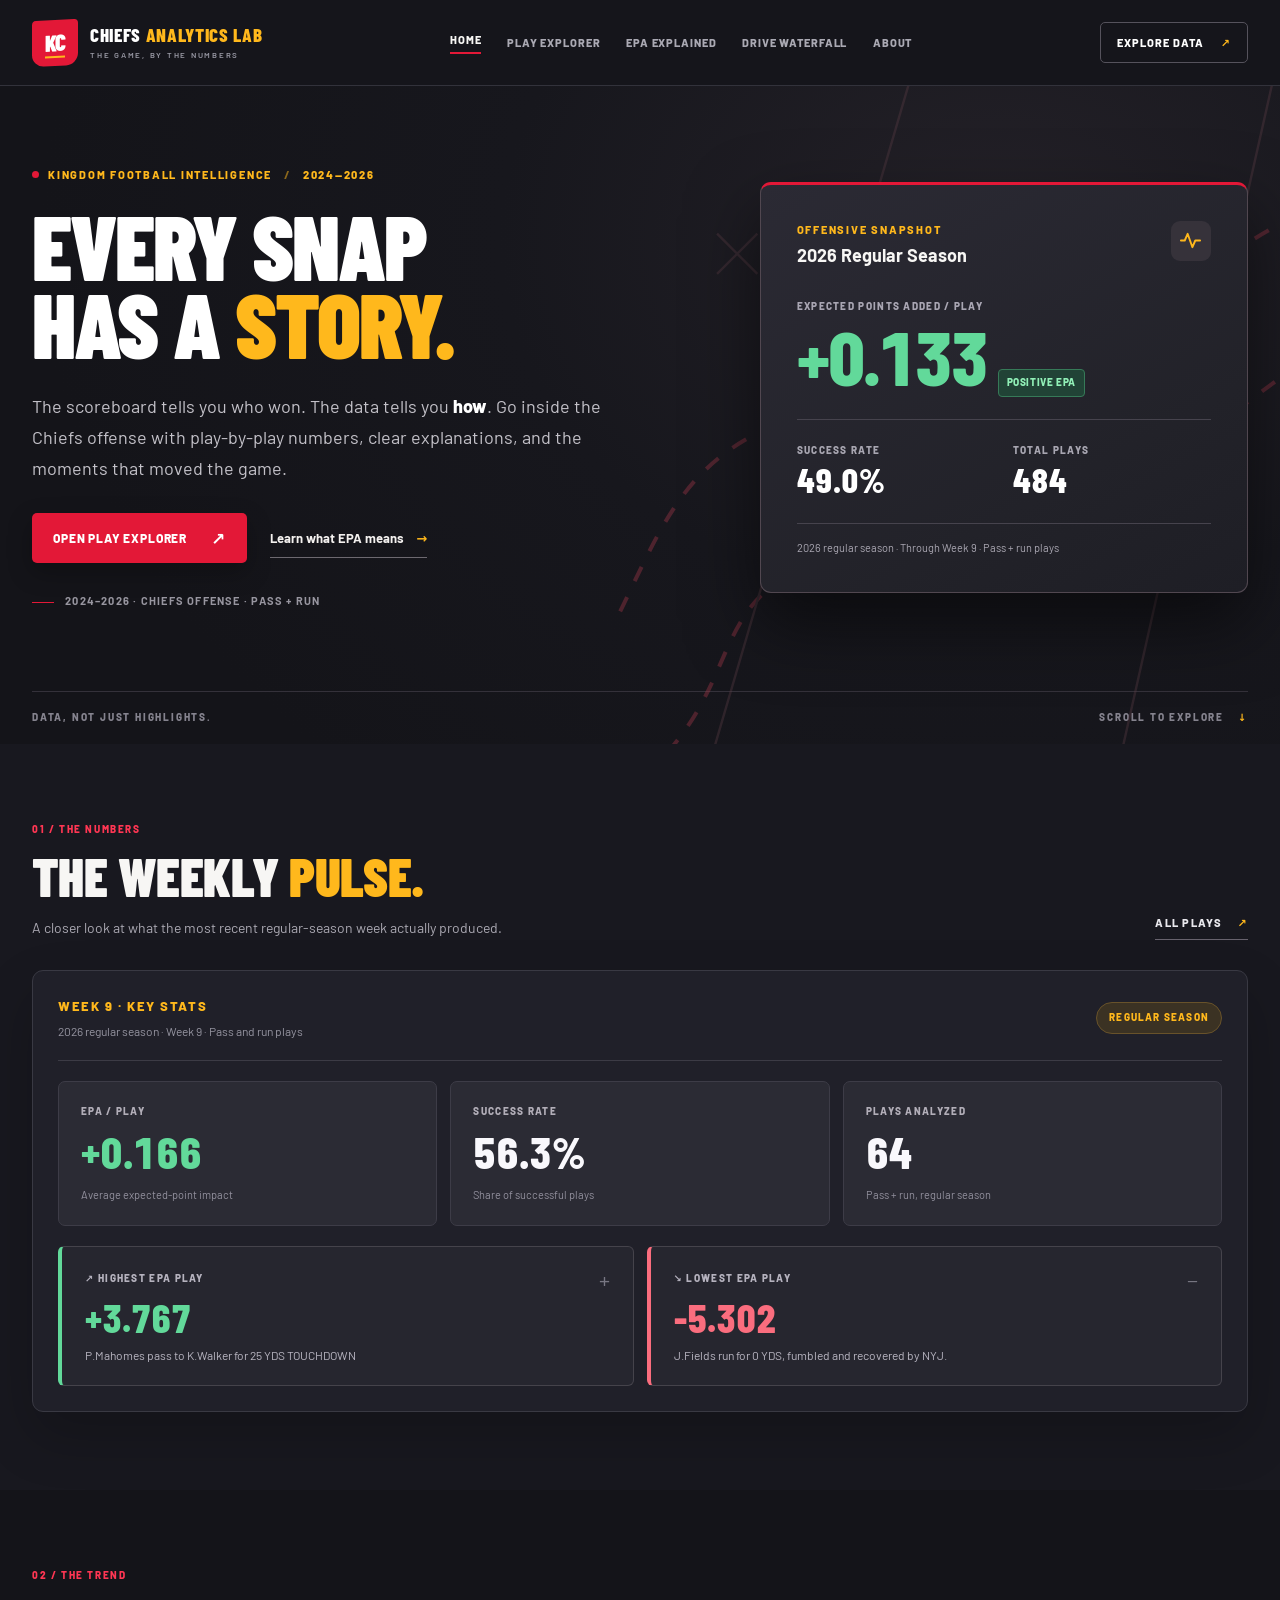
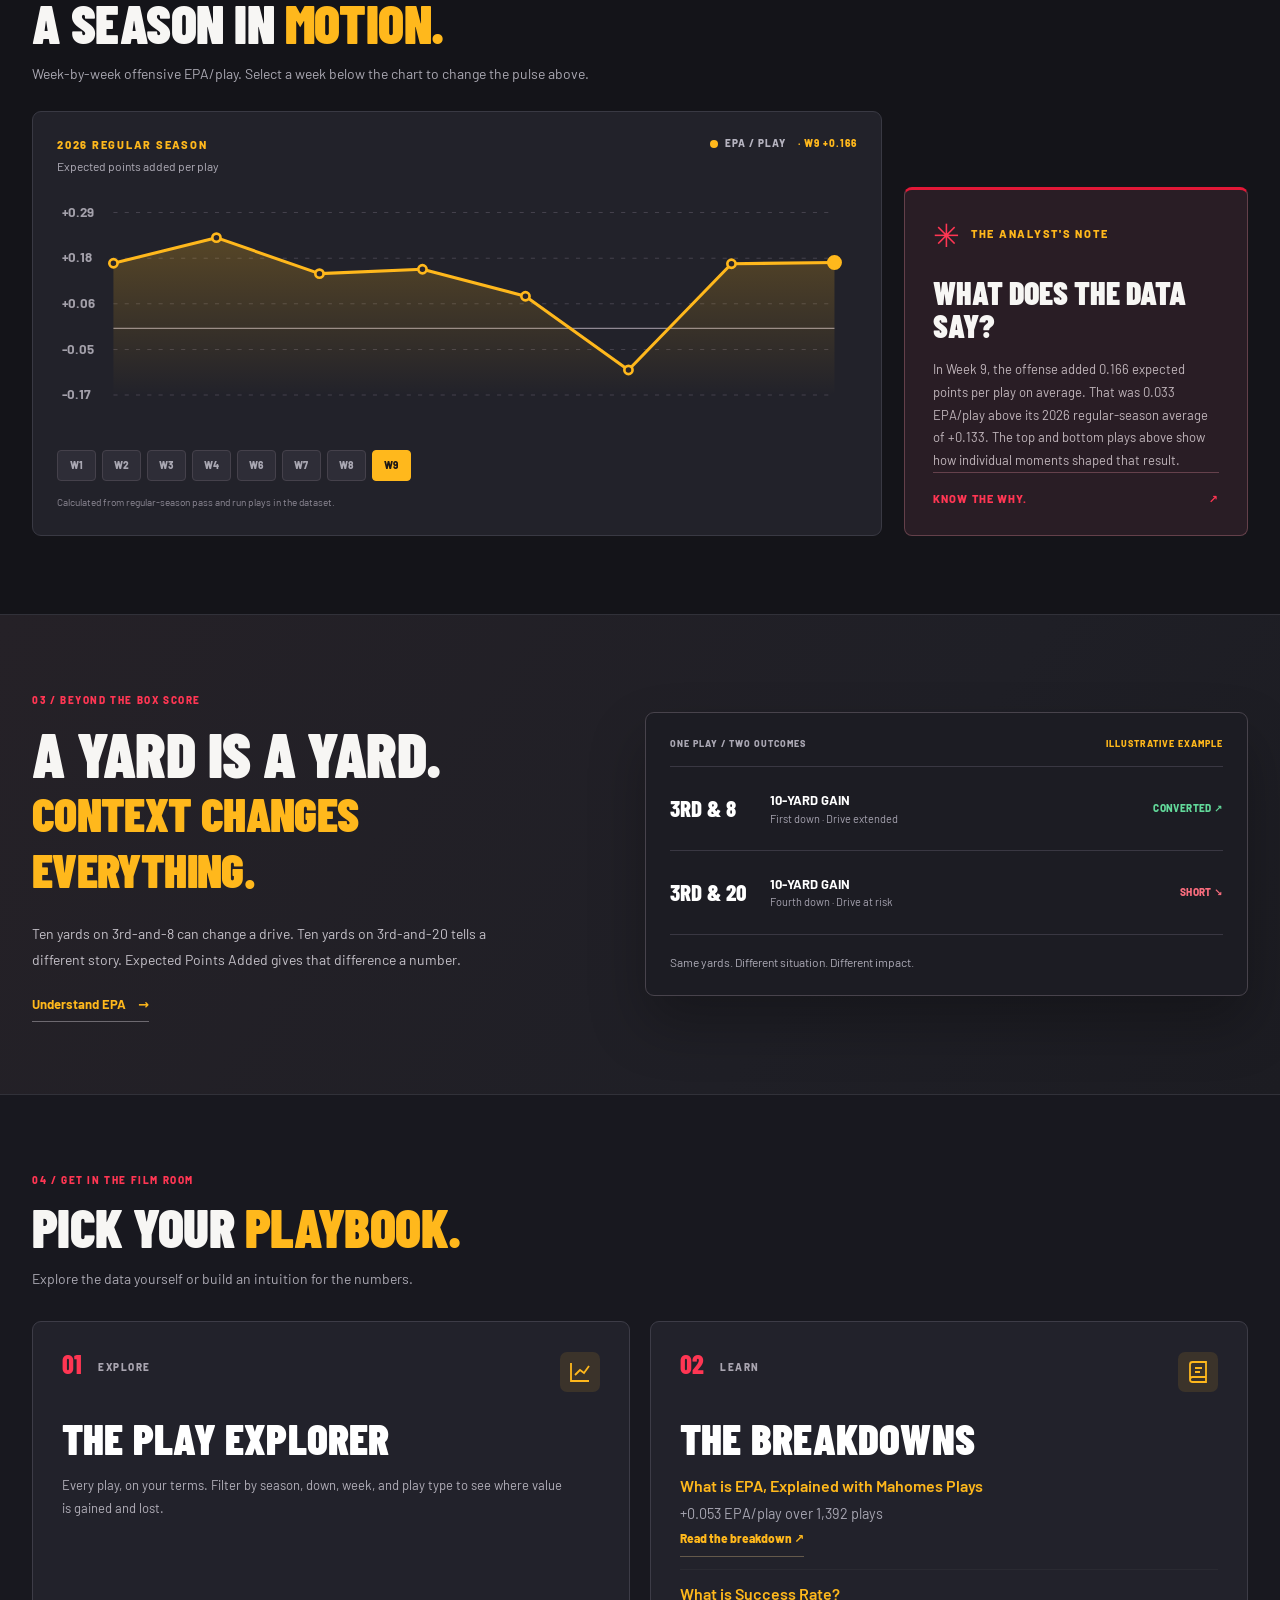
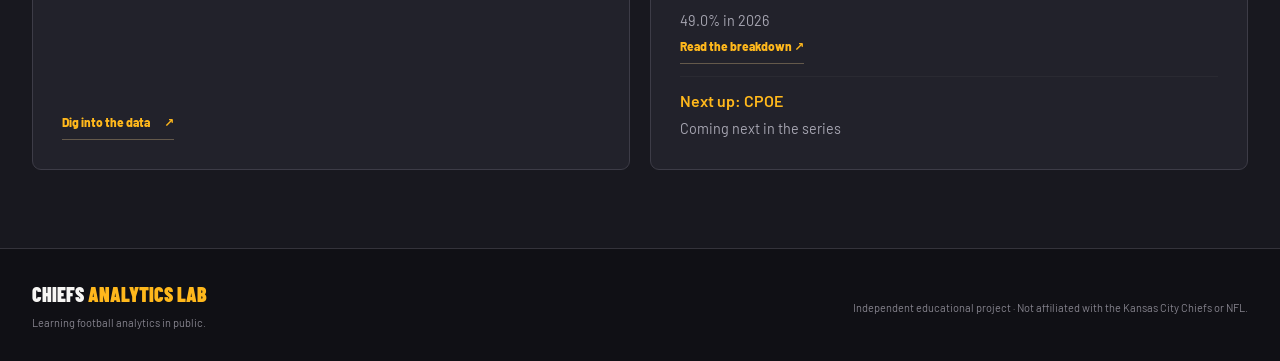
<file: index.html>
<!doctype html>
<html lang="en">
  <head>
    <meta charset="UTF-8" />
    <meta name="viewport" content="width=device-width, initial-scale=1" />
    <meta name="theme-color" content="#141419" />
    <meta
      name="description"
      content="Explore Kansas City Chiefs plays, expected points added, and the stories behind every snap."
    />

    <title>Chiefs Analytics Lab — Every Snap Has a Story</title>

    <!-- Fonts -->
    <link rel="preconnect" href="https://fonts.googleapis.com" />
    <link
      rel="preconnect"
      href="https://fonts.gstatic.com"
      crossorigin
    />
    <link
      href="https://fonts.googleapis.com/css2?family=Barlow:wght@400;500;600;700;800&family=Barlow+Condensed:wght@500;600;700;800;900&display=swap"
      rel="stylesheet"
    />

    <link rel="stylesheet" href="style.css" />
    <script src="js/statStripe.js" defer></script>
  </head>

  <body data-mode="production">
    <a class="skip-link" href="#main">Skip to content</a>

    <!-- NAVIGATION -->
    <nav class="site-nav" aria-label="Main navigation">
      <div class="site-nav__inner">
        <a
          class="brand"
          href="index.html"
          aria-label="Chiefs Analytics Lab home"
        >
          <span class="brand__mark" aria-hidden="true">
            KC
            <span class="brand__mark-line"></span>
          </span>

          <span class="brand__text">
            CHIEFS <strong>ANALYTICS LAB</strong>
            <small>THE GAME, BY THE NUMBERS</small>
          </span>
        </a>

        <div class="links">
          <a
            class="links__active"
            href="index.html"
            aria-current="page"
          >
            Home
          </a>
          <a href="explorer.html">Play Explorer</a>
          <a href="epa-post.html">EPA Explained</a>
          <a href="waterfall.html">Drive Waterfall</a>
          <a href="#about">About</a>
        </div>

        <a class="site-nav__action" href="explorer.html">
          Explore data <span aria-hidden="true">↗</span>
        </a>
      </div>
    </nav>

    <main id="main">
      <!-- HERO -->
      <header class="hero">
        <div class="hero__texture" aria-hidden="true">
          <svg
            viewBox="0 0 700 490"
            preserveAspectRatio="xMidYMid slice"
          >
            <path
              d="M660 75 C 520 95, 492 207, 296 230 S 126 338, 40 468"
            />
            <path
              d="M734 168 C 545 163, 522 333, 326 341 S 191 424, 110 505"
            />
            <path
              d="M575 -30 L450 525 M750 40 L626 520 M315 -60 L145 520"
            />
            <circle cx="296" cy="230" r="8" />
            <circle cx="326" cy="341" r="8" />
            <circle cx="520" cy="95" r="8" />
            <path d="M510 215 l30 -30 m-30 0 l30 30" />
            <path d="M155 140 l30 -30 m-30 0 l30 30" />
          </svg>
        </div>

        <div class="hero__inner container">
          <div class="hero__copy">
            <p class="eyebrow">
              <span class="eyebrow__dot"></span>
              KINGDOM FOOTBALL INTELLIGENCE
              <span class="eyebrow__slash">/</span>
              2024—2026
            </p>

            <h1>
              EVERY SNAP
              <br />
              HAS A <span>STORY.</span>
            </h1>

            <p class="description">
              The scoreboard tells you who won. The data tells
              you <em>how</em>. Go inside the Chiefs offense
              with play-by-play numbers, clear explanations,
              and the moments that moved the game.
            </p>

            <div class="hero__actions">
              <a class="cta" href="explorer.html">
                Open Play Explorer
                <span aria-hidden="true">↗</span>
              </a>

              <a class="text-link" href="epa-post.html">
                Learn what EPA means
                <span aria-hidden="true">→</span>
              </a>
            </div>

            <p class="hero__scope">
              <span class="hero__scope-dash"></span>
              2024–2026 · Chiefs offense · Pass + run
            </p>
          </div>

          <!-- SEASON SNAPSHOT -->
          <section
            class="season-card"
            aria-labelledby="season-title"
          >
            <div class="season-card__head">
              <div>
                <p class="panel-eyebrow">
                  OFFENSIVE SNAPSHOT
                </p>
                <h2 id="season-title">
                  2026 Regular Season
                </h2>
              </div>

              <span
                class="season-card__signal"
                aria-hidden="true"
              >
                <svg viewBox="0 0 24 24" fill="none">
                  <path
                    d="M2 12h4l3-7 5 14 3-7h5"
                    stroke="currentColor"
                    stroke-width="2"
                    stroke-linecap="round"
                    stroke-linejoin="round"
                  />
                </svg>
              </span>
            </div>

            <p class="season-card__overline">
              EXPECTED POINTS ADDED / PLAY
            </p>

            <div class="season-card__headline">
              <p
                id="season-epa"
                class="season-card__value"
                aria-live="polite"
              >
                —
              </p>

              <span
                id="season-epa-label"
                class="season-card__tag"
              >
                Loading
              </span>
            </div>

            <div class="season-card__rule"></div>

            <dl class="season-card__metrics">
              <div>
                <dt>SUCCESS RATE</dt>
                <dd id="season-success">—</dd>
              </div>

              <div>
                <dt>TOTAL PLAYS</dt>
                <dd id="season-plays">—</dd>
              </div>
            </dl>

            <p
              id="season-context"
              class="season-card__context"
            >
              Loading regular-season play data…
            </p>
          </section>
        </div>

        <div class="hero__bottom container">
          <span>DATA, NOT JUST HIGHLIGHTS.</span>
          <span>
            SCROLL TO EXPLORE
            <span aria-hidden="true">↓</span>
          </span>
        </div>
      </header>

      <!-- WEEKLY PULSE -->
      <section
        class="pulse-section section-pad"
        id="latest"
        aria-labelledby="pulse-heading"
      >
        <div class="container">
          <div class="section-heading">
            <div>
              <p class="section-kicker">
                01 / THE NUMBERS
              </p>

              <h2 id="pulse-heading">
                THE WEEKLY <span>PULSE.</span>
              </h2>

              <p class="section-intro">
                A closer look at what the most recent
                regular-season week actually produced.
              </p>
            </div>

            <a class="section-side-link" href="explorer.html">
              All plays <span aria-hidden="true">↗</span>
            </a>
          </div>

          <div
            class="pulse-board stat_stripe"
            aria-live="polite"
          >
            <div class="pulse-board__top stat_stripe__header">
              <div>
                <p
                  class="panel-eyebrow"
                  id="pulse-title"
                >
                  LATEST WEEK · LOADING
                </p>

                <p
                  class="pulse-board__subtitle"
                  id="pulse-subtitle"
                >
                  Choose a week from the chart to inspect it.
                </p>
              </div>

              <span
                class="pill stat_stripe__scope stat_season_type"
              >
                REGULAR SEASON
              </span>
            </div>

            <!-- WEEKLY METRICS -->
            <div class="pulse-board__stats stat_stripe__cards">
              <div class="pulse-metric stat_stripe__card">
                <p class="pulse-metric__label stat_stripe__label">
                  EPA / PLAY
                </p>

                <p
                  class="pulse-metric__value stat_stripe__value"
                  id="pulse-epa"
                >
                  —
                </p>

                <p class="pulse-metric__hint">
                  Average expected-point impact
                </p>
              </div>

              <div class="pulse-metric stat_stripe__card">
                <p class="pulse-metric__label stat_stripe__label">
                  SUCCESS RATE
                </p>

                <p
                  class="pulse-metric__value stat_stripe__value"
                  id="pulse-success"
                >
                  —
                </p>

                <p class="pulse-metric__hint">
                  Share of successful plays
                </p>
              </div>

              <div class="pulse-metric stat_stripe__card">
                <p class="pulse-metric__label stat_stripe__label">
                  PLAYS ANALYZED
                </p>

                <p
                  class="pulse-metric__value stat_stripe__value"
                  id="pulse-plays"
                >
                  —
                </p>

                <p class="pulse-metric__hint">
                  Pass + run, regular season
                </p>
              </div>
            </div>

            <!-- BEST AND WORST PLAYS -->
            <div class="pulse-board__plays stat_stripe__cards">
              <article
                class="impact-card impact-card--best stat_stripe__card"
              >
                <div class="impact-card__top">
                  <p class="impact-card__kicker stat_stripe__label">
                    ↗ HIGHEST EPA PLAY
                  </p>
                  <span
                    class="impact-card__glyph"
                    aria-hidden="true"
                  >
                    +
                  </span>
                </div>

                <p
                  class="impact-card__value stat_stripe__value"
                  id="pulse-best"
                >
                  —
                </p>

                <p
                  class="impact-card__desc"
                  id="pulse-best-desc"
                >
                  Play description appears after data loads.
                </p>
              </article>

              <article
                class="impact-card impact-card--worst stat_stripe__card"
              >
                <div class="impact-card__top">
                  <p class="impact-card__kicker stat_stripe__label">
                    ↘ LOWEST EPA PLAY
                  </p>
                  <span
                    class="impact-card__glyph"
                    aria-hidden="true"
                  >
                    −
                  </span>
                </div>

                <p
                  class="impact-card__value stat_stripe__value"
                  id="pulse-worst"
                >
                  —
                </p>

                <p
                  class="impact-card__desc"
                  id="pulse-worst-desc"
                >
                  Play description appears after data loads.
                </p>
              </article>
            </div>
          </div>
        </div>
      </section>

      <!-- WEEKLY EPA TREND -->
      <section
        class="trend-section section-pad"
        id="trend"
        aria-labelledby="trend-heading"
      >
        <div class="container trend-layout">
          <div class="trend-main">
            <div class="section-heading section-heading--compact">
              <div>
                <p class="section-kicker">
                  02 / THE TREND
                </p>

                <h2 id="trend-heading">
                  A SEASON IN <span>MOTION.</span>
                </h2>

                <p class="section-intro">
                  Week-by-week offensive EPA/play.
                  Select a week below the chart to change
                  the pulse above.
                </p>
              </div>
            </div>

            <div class="trend-card">
              <div class="trend-card__top">
                <div>
                  <p class="panel-eyebrow">
                    2026 REGULAR SEASON
                  </p>

                  <p class="trend-card__unit">
                    Expected points added per play
                  </p>
                </div>

                <div class="trend-card__legend">
                  <span class="legend-dot"></span>
                  EPA / PLAY
                  <span
                    id="chart-selected-label"
                    class="trend-card__selected"
                  >
                  </span>
                </div>
              </div>

              <svg
                id="weekly-chart"
                viewBox="0 0 780 240"
                class="trend-chart"
                role="img"
                aria-label="Week-by-week EPA per play chart. Waiting for data."
              ></svg>

              <div
                id="week-controls"
                class="week-controls"
                role="group"
                aria-label="Select a week"
              ></div>

              <p id="chart-caption" class="chart-caption">
                Calculated from regular-season pass and run
                plays in the dataset.
              </p>
            </div>
          </div>

          <!-- ANALYST NOTE -->
          <aside
            class="insight-card"
            aria-labelledby="insight-heading"
          >
            <div class="insight-card__top">
              <span
                class="insight-card__asterisk"
                aria-hidden="true"
              >
                ✳
              </span>

              <p class="panel-eyebrow">
                THE ANALYST'S NOTE
              </p>
            </div>

            <h3 id="insight-heading">
              WHAT DOES THE DATA SAY?
            </h3>

            <p id="analyst-note">
              Once the data loads, this panel will put
              the selected week in context against
              the season average.
            </p>

            <div class="insight-card__bottom">
              <span>KNOW THE WHY.</span>
              <span aria-hidden="true">↗</span>
            </div>
          </aside>
        </div>
      </section>

      <!-- EPA STORYTELLING -->
      <section
        class="story-section section-pad"
        id="about"
        aria-labelledby="story-heading"
      >
        <div class="container story-layout">
          <div class="story-intro">
            <p class="section-kicker">
              03 / BEYOND THE BOX SCORE
            </p>

            <h2 id="story-heading">
              A YARD IS A YARD.
              <br />
              <span>CONTEXT CHANGES EVERYTHING.</span>
            </h2>

            <p>
              Ten yards on 3rd-and-8 can change a drive.
              Ten yards on 3rd-and-20 tells a different story.
              Expected Points Added gives that difference a number.
            </p>

            <a
              class="text-link text-link--gold"
              href="epa-post.html"
            >
              Understand EPA
              <span aria-hidden="true">→</span>
            </a>
          </div>

          <div class="story-visual">
            <div class="story-visual__top">
              <span>ONE PLAY / TWO OUTCOMES</span>
              <span>ILLUSTRATIVE EXAMPLE</span>
            </div>

            <div class="scenario">
              <span class="scenario__down">
                3RD &amp; 8
              </span>

              <div>
                <strong>10-YARD GAIN</strong>
                <small>First down · Drive extended</small>
              </div>

              <span class="scenario__result positive">
                CONVERTED
                <span aria-hidden="true">↗</span>
              </span>
            </div>

            <div class="scenario">
              <span class="scenario__down">
                3RD &amp; 20
              </span>

              <div>
                <strong>10-YARD GAIN</strong>
                <small>Fourth down · Drive at risk</small>
              </div>

              <span class="scenario__result negative">
                SHORT
                <span aria-hidden="true">↘</span>
              </span>
            </div>

            <p class="story-visual__foot">
              Same yards. Different situation. Different impact.
            </p>
          </div>
        </div>
      </section>

      <!-- FEATURE CARDS -->
      <section
        class="tools section-pad"
        aria-labelledby="tools-heading"
      >
        <div class="container">
          <div class="section-heading">
            <div>
              <p class="section-kicker">
                04 / GET IN THE FILM ROOM
              </p>

              <h2 id="tools-heading">
                PICK YOUR <span>PLAYBOOK.</span>
              </h2>

              <p class="section-intro">
                Explore the data yourself or build an intuition
                for the numbers.
              </p>
            </div>
          </div>

          <div class="feature-cards cards">
            <!-- PLAY EXPLORER -->
            <article class="feature-card card">
              <div class="feature-card__number">
                01 <span>EXPLORE</span>
              </div>

              <div
                class="feature-card__icon"
                aria-hidden="true"
              >
                <svg
                  viewBox="0 0 24 24"
                  fill="none"
                  stroke="currentColor"
                  stroke-width="1.8"
                >
                  <path
                    d="M3 3v18h18M7 15l5-5 4 3 5-7"
                  />
                </svg>
              </div>

              <h3 class="card__title">
                THE PLAY EXPLORER
              </h3>

              <p>
                Every play, on your terms. Filter by season,
                down, week, and play type to see where
                value is gained and lost.
              </p>

              <a class="card__link" href="explorer.html">
                Dig into the data
                <span aria-hidden="true">↗</span>
              </a>
            </article>

            <!-- EPA EDUCATION -->
            <article class="feature-card card">
              <div class="feature-card__number">
                02 <span>LEARN</span>
              </div>

              <div
                class="feature-card__icon"
                aria-hidden="true"
              >
                <svg
                  viewBox="0 0 24 24"
                  fill="none"
                  stroke="currentColor"
                  stroke-width="1.8"
                >
                  <path
                    d="M4 19.5A2.5 2.5 0 0 1 6.5 17H20M6.5 2H20v20H6.5A2.5 2.5 0 0 1 4 19.5v-15A2.5 2.5 0 0 1 6.5 2Z"
                  />
                  <path d="M9 8h7M9 12h5" />
                </svg>
              </div>

              <h3 class="card__title">
                THE BREAKDOWNS
              </h3>

              <ul id="breakdownList"></ul>
            </article>
          </div>
        </div>
      </section>
    </main>

    <!-- FOOTER -->
    <footer class="site-footer">
      <div class="container footer-inner">
        <div>
          <strong>
            CHIEFS <span>ANALYTICS LAB</span>
          </strong>

          <p>Learning football analytics in public.</p>
        </div>

        <p>
          Independent educational project · Not affiliated
          with the Kansas City Chiefs or NFL.
        </p>
      </div>
    </footer>
  </body>
</html>
</file>
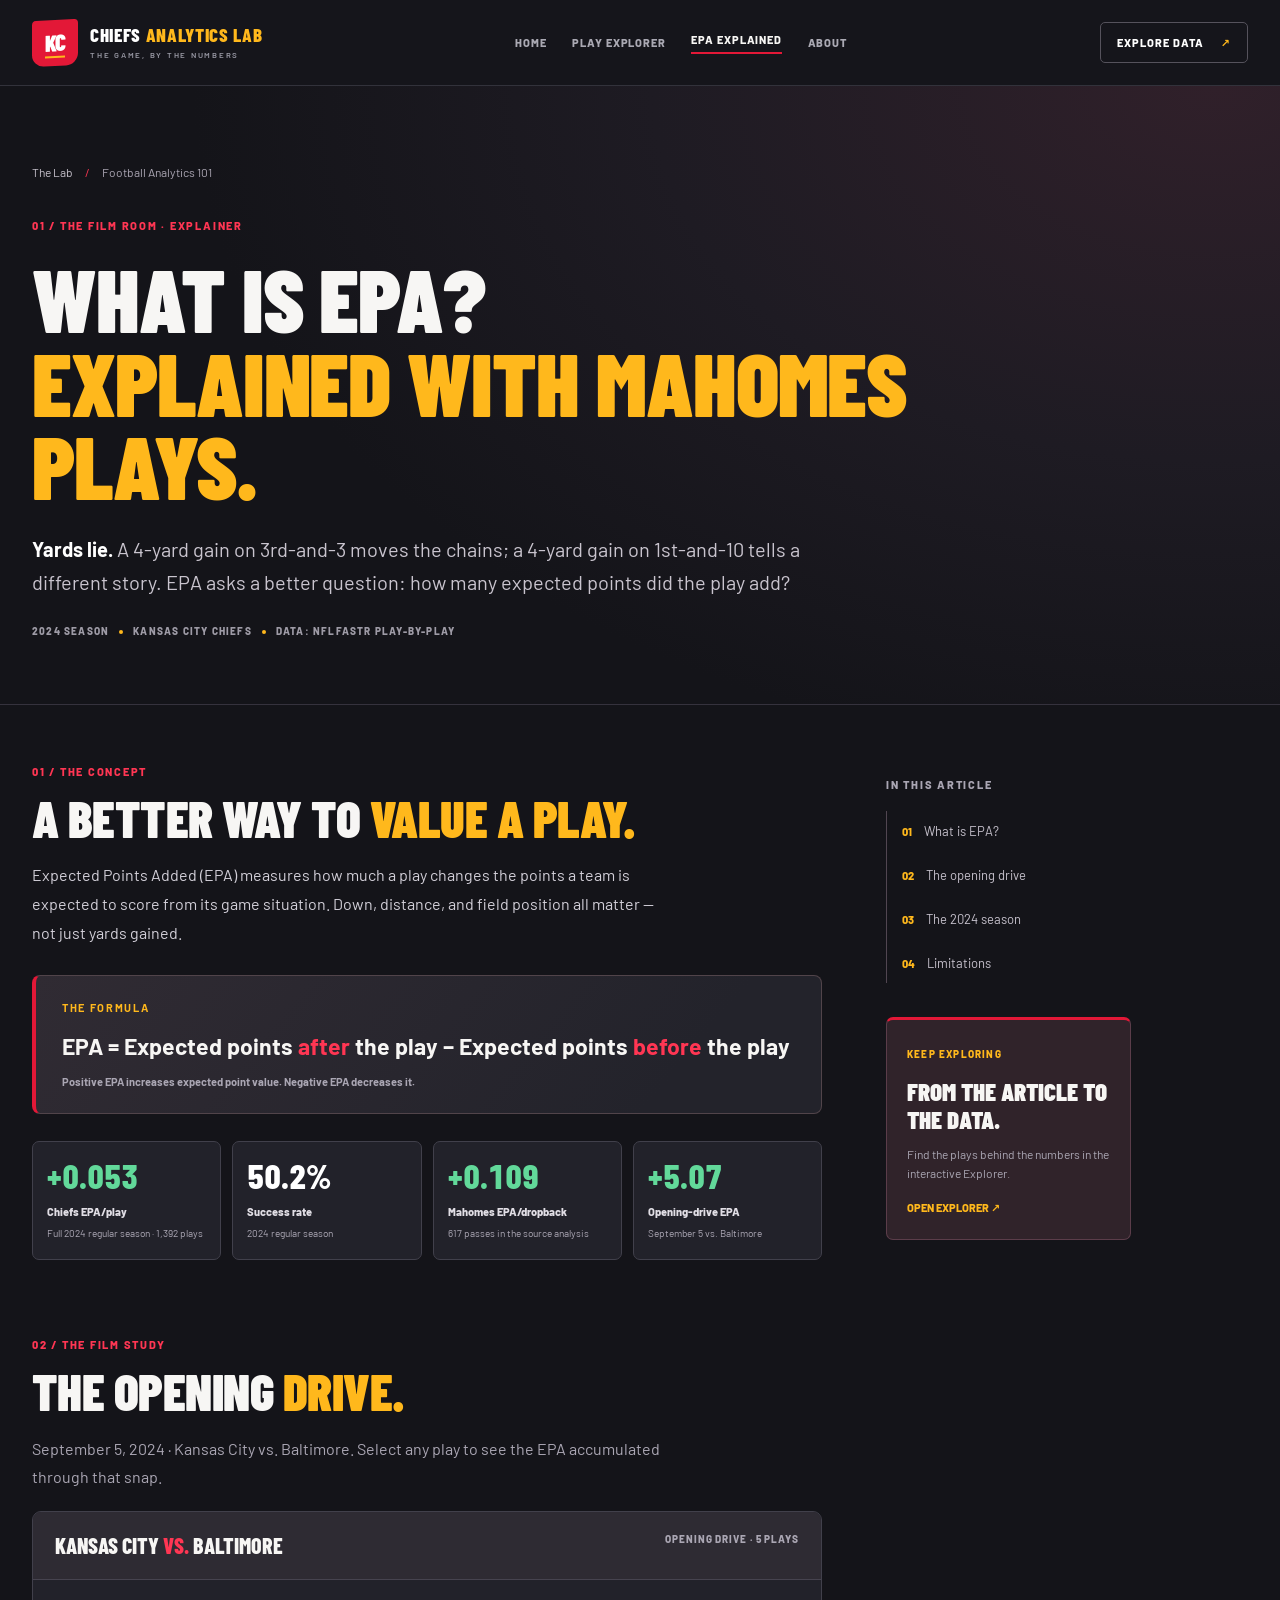
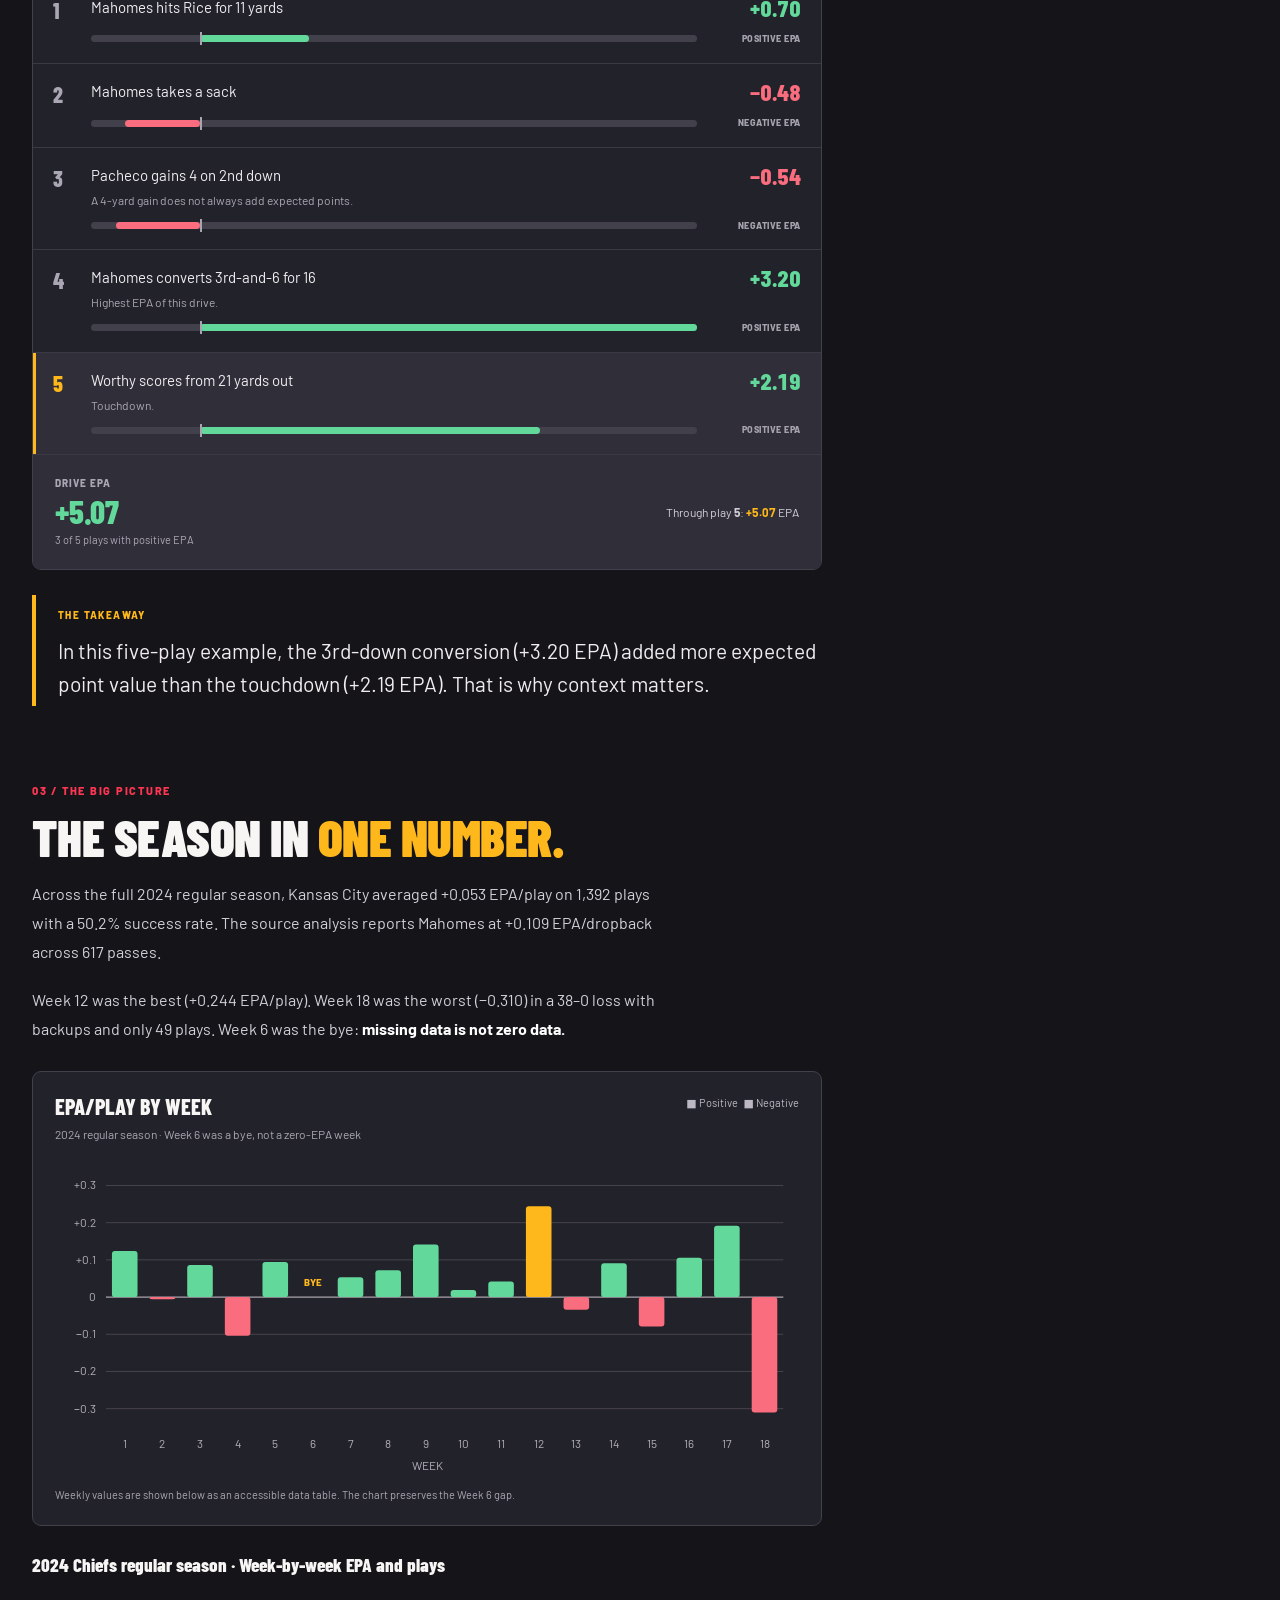
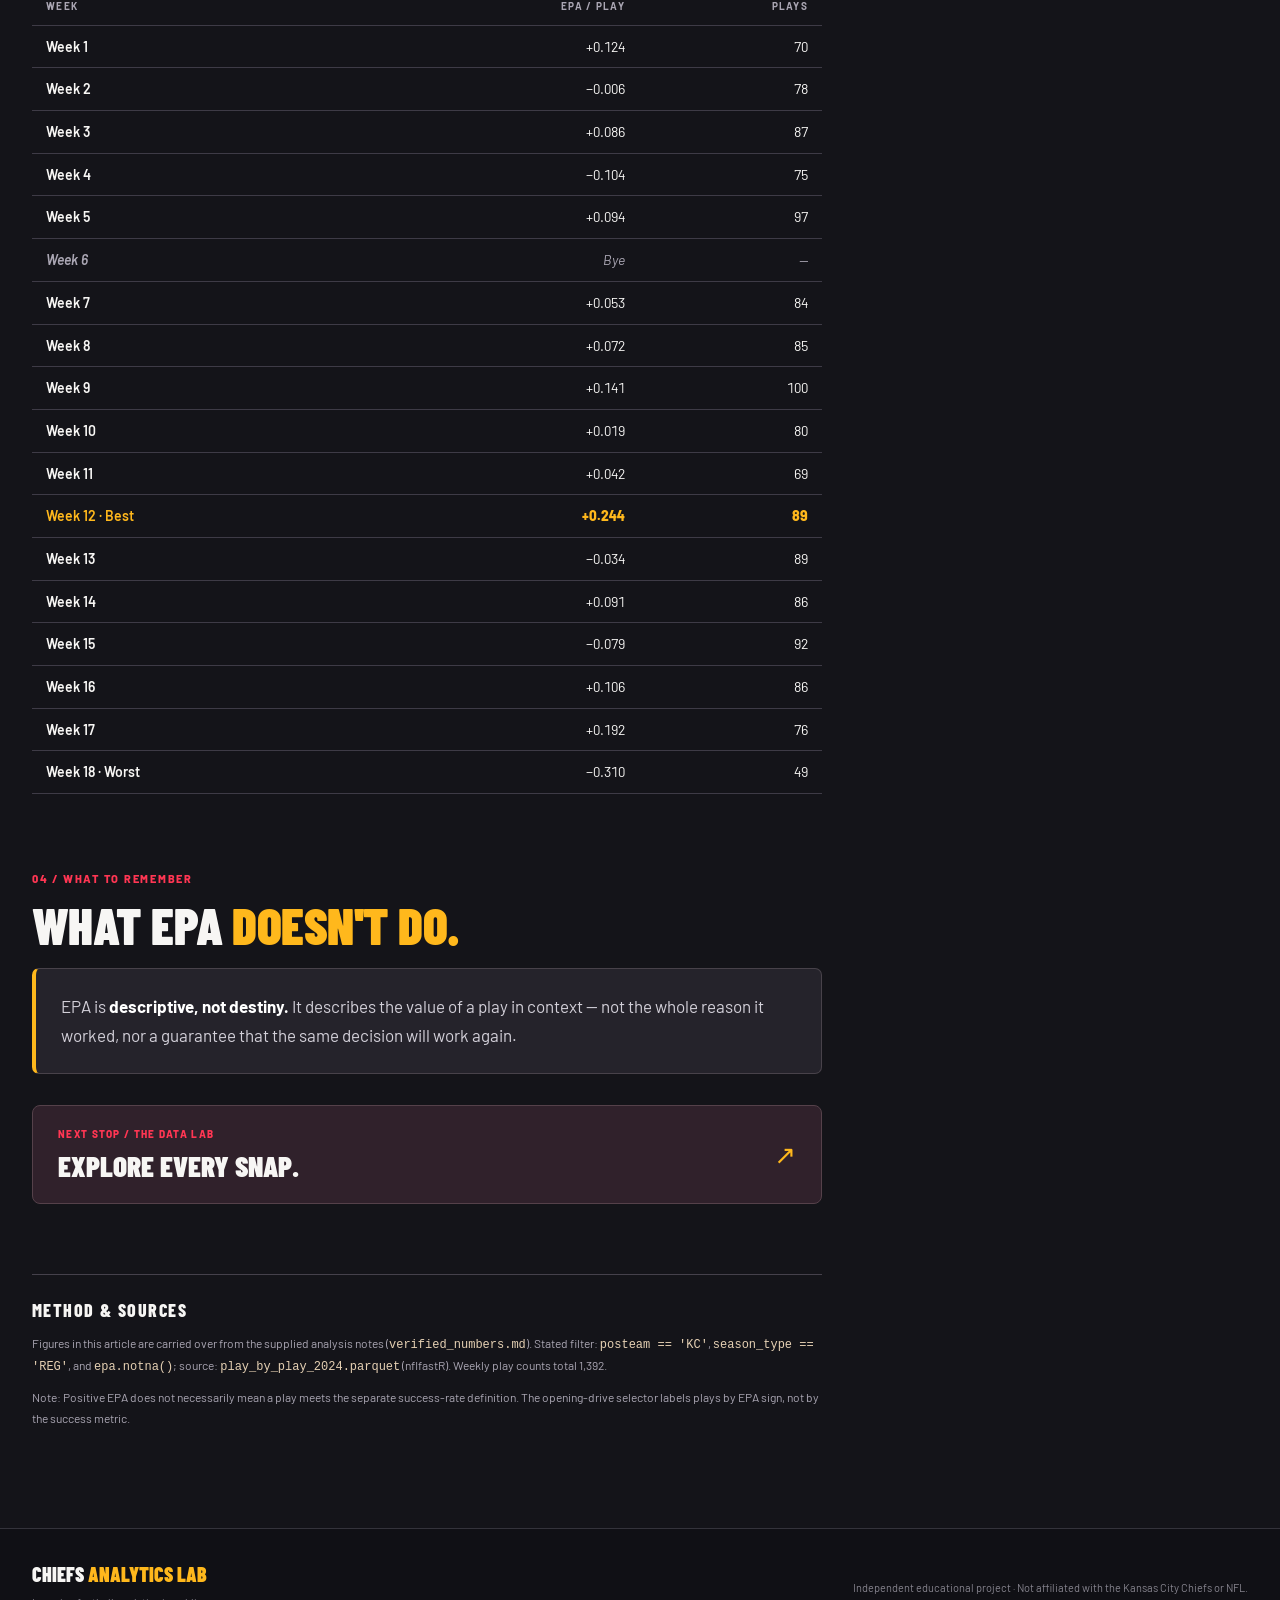
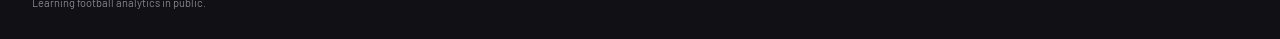
<file: epa-post.html>
<!doctype html>
<html lang="en">
  <head>
    <meta charset="UTF-8" />
    <meta name="viewport" content="width=device-width, initial-scale=1" />
    <meta name="theme-color" content="#141419" />

    <meta
      name="description"
      content="What is Expected Points Added? Learn EPA using Kansas City Chiefs plays, the 2024 opener, and a week-by-week breakdown."
    />

    <title>
      What Is EPA? Explained with Mahomes Plays — Chiefs Analytics Lab
    </title>

    <!-- Fonts -->
    <link rel="preconnect" href="https://fonts.googleapis.com" />
    <link rel="preconnect" href="https://fonts.gstatic.com" crossorigin />

    <link
      href="https://fonts.googleapis.com/css2?family=Barlow:wght@400;500;600;700;800&family=Barlow+Condensed:wght@500;600;700;800;900&display=swap"
      rel="stylesheet"
    />

    <!-- Shared site styles -->
    <link rel="stylesheet" href="style.css" />

    <!-- Reusable article styles -->
    <link rel="stylesheet" href="post.css" />

    <!-- Article-specific JavaScript -->
    <script src="js/epa-post.js" defer></script>
  </head>

  <body class="post-page">
    <a class="skip-link" href="#main"> Skip to article </a>

    <!-- =====================================================
         SITE NAVIGATION
         ===================================================== -->

    <nav class="site-nav" aria-label="Main navigation">
      <div class="site-nav__inner">
        <a
          class="brand"
          href="index.html"
          aria-label="Chiefs Analytics Lab home"
        >
          <span class="brand__mark" aria-hidden="true">
            KC
            <span class="brand__mark-line"></span>
          </span>

          <span class="brand__text">
            CHIEFS <strong>ANALYTICS LAB</strong>
            <small>THE GAME, BY THE NUMBERS</small>
          </span>
        </a>

        <div class="links">
          <a href="index.html">Home</a>
          <a href="explorer.html">Play Explorer</a>

          <a class="links__active" href="epa-post.html" aria-current="page">
            EPA Explained
          </a>

          <a href="index.html#about">About</a>
        </div>

        <a class="site-nav__action" href="explorer.html">
          Explore data
          <span aria-hidden="true">↗</span>
        </a>
      </div>
    </nav>

    <main id="main">
      <!-- ===================================================
           ARTICLE HERO
           =================================================== -->

      <header class="post-hero">
        <div class="container post-hero__inner">
          <nav class="post-breadcrumb" aria-label="Breadcrumb">
            <a href="index.html">The Lab</a>

            <span aria-hidden="true">/</span>

            <span>Football Analytics 101</span>
          </nav>

          <p class="post-kicker">01 / THE FILM ROOM · EXPLAINER</p>

          <h1>
            WHAT IS EPA?
            <br />
            <span>EXPLAINED WITH MAHOMES PLAYS.</span>
          </h1>

          <p class="post-lede">
            <strong>Yards lie.</strong>

            A 4-yard gain on 3rd-and-3 moves the chains; a 4-yard gain on
            1st-and-10 tells a different story. EPA asks a better question: how
            many expected points did the play add?
          </p>

          <div class="post-meta">
            <span>2024 SEASON</span>

            <span class="post-meta__dot" aria-hidden="true"></span>

            <span>KANSAS CITY CHIEFS</span>

            <span class="post-meta__dot" aria-hidden="true"></span>

            <span>DATA: NFLFASTR PLAY-BY-PLAY</span>
          </div>
        </div>
      </header>

      <!-- ===================================================
           ARTICLE CONTENT + TABLE OF CONTENTS
           =================================================== -->

      <div class="container post-layout">
        <article
          class="post-article"
          aria-label="EPA explained with Mahomes plays"
        >
          <!-- ===============================================
               SECTION 1 — WHAT IS EPA?
               =============================================== -->

          <section
            class="post-section post-section--first"
            id="formula"
            aria-labelledby="formula-heading"
          >
            <div class="post-section__heading">
              <span class="post-section__number"> 01 / THE CONCEPT </span>

              <h2 id="formula-heading">
                A BETTER WAY TO
                <span>VALUE A PLAY.</span>
              </h2>
            </div>

            <p class="post-body">
              Expected Points Added (EPA) measures how much a play changes the
              points a team is expected to score from its game situation. Down,
              distance, and field position all matter — not just yards gained.
            </p>

            <!-- EPA Formula -->
            <div
              class="post-formula"
              role="note"
              aria-label="Expected Points Added formula"
            >
              <p class="post-formula__label">THE FORMULA</p>

              <p class="post-formula__equation">
                EPA = Expected points
                <em>after</em> the play − Expected points <em>before</em> the
                play
              </p>

              <p class="post-formula__note">
                Positive EPA increases expected point value. Negative EPA
                decreases it.
              </p>
            </div>

            <!-- Key Statistics -->
            <div class="post-stat-grid" aria-label="Key 2024 statistics">
              <div class="post-stat">
                <p class="post-stat__value post-stat__value--positive">
                  +0.053
                </p>

                <p class="post-stat__label">Chiefs EPA/play</p>

                <p class="post-stat__detail">
                  Full 2024 regular season · 1,392 plays
                </p>
              </div>

              <div class="post-stat">
                <p class="post-stat__value">50.2%</p>

                <p class="post-stat__label">Success rate</p>

                <p class="post-stat__detail">2024 regular season</p>
              </div>

              <div class="post-stat">
                <p class="post-stat__value post-stat__value--positive">
                  +0.109
                </p>

                <p class="post-stat__label">Mahomes EPA/dropback</p>

                <p class="post-stat__detail">
                  617 passes in the source analysis
                </p>
              </div>

              <div class="post-stat">
                <p class="post-stat__value post-stat__value--positive">+5.07</p>

                <p class="post-stat__label">Opening-drive EPA</p>

                <p class="post-stat__detail">September 5 vs. Baltimore</p>
              </div>
            </div>
          </section>

          <!-- ===============================================
               SECTION 2 — OPENING DRIVE
               =============================================== -->

          <section
            class="post-section"
            id="drive"
            aria-labelledby="drive-heading"
          >
            <div class="post-section__heading">
              <span class="post-section__number"> 02 / THE FILM STUDY </span>

              <h2 id="drive-heading">
                THE OPENING
                <span>DRIVE.</span>
              </h2>
            </div>

            <p class="post-section__sub">
              September 5, 2024 · Kansas City vs. Baltimore. Select any play to
              see the EPA accumulated through that snap.
            </p>

            <!-- Interactive Drive -->
            <div class="post-drive">
              <div class="post-drive__header">
                <strong>
                  KANSAS CITY
                  <span>VS.</span>
                  BALTIMORE
                </strong>

                <span> OPENING DRIVE · 5 PLAYS </span>
              </div>

              <!-- Populated by epa-post.js -->
              <div
                id="play-list"
                class="post-drive__list"
                aria-label="Drive play selector"
              ></div>

              <div class="post-drive__footer">
                <div>
                  <span class="post-drive__footlabel"> DRIVE EPA </span>

                  <strong id="drive-total" class="post-drive__total">
                    +5.07
                  </strong>

                  <span id="drive-positive-count" class="post-drive__small">
                    3 of 5 plays with positive EPA
                  </span>
                </div>

                <p class="post-drive__cumulative" aria-live="polite">
                  Through play
                  <strong id="cumulative-play">5</strong>:

                  <strong id="cumulative-value"> +5.07 </strong>

                  EPA
                </p>
              </div>
            </div>

            <!-- Takeaway -->
            <aside class="post-takeaway" aria-label="Key insight">
              <span class="post-takeaway__label"> THE TAKEAWAY </span>

              <p>
                In this five-play example, the 3rd-down conversion (+3.20 EPA)
                added more expected point value than the touchdown (+2.19 EPA).
                That is why context matters.
              </p>
            </aside>
          </section>

          <!-- ===============================================
               SECTION 3 — FULL SEASON
               =============================================== -->

          <section
            class="post-section"
            id="season"
            aria-labelledby="season-heading"
          >
            <div class="post-section__heading">
              <span class="post-section__number"> 03 / THE BIG PICTURE </span>

              <h2 id="season-heading">
                THE SEASON IN
                <span>ONE NUMBER.</span>
              </h2>
            </div>

            <p class="post-body">
              Across the full 2024 regular season, Kansas City averaged +0.053
              EPA/play on 1,392 plays with a 50.2% success rate. The source
              analysis reports Mahomes at +0.109 EPA/dropback across 617 passes.
            </p>

            <p class="post-body">
              Week 12 was the best (+0.244 EPA/play). Week 18 was the worst
              (−0.310) in a 38–0 loss with backups and only 49 plays. Week 6 was
              the bye:
              <strong>missing data is not zero data.</strong>
            </p>

            <!-- Weekly Chart -->
            <figure class="post-chart">
              <div class="post-chart__head">
                <div>
                  <h3>EPA/PLAY BY WEEK</h3>

                  <p>
                    2024 regular season · Week 6 was a bye, not a zero-EPA week
                  </p>
                </div>

                <span class="post-chart__legend">
                  ■ Positive &nbsp; ■ Negative
                </span>
              </div>

              <!-- Generated by epa-post.js -->
              <div
                id="chart-wrap"
                class="post-chart__graphic"
                role="group"
                aria-label="Weekly EPA bar chart"
              ></div>

              <figcaption>
                Weekly values are shown below as an accessible data table. The
                chart preserves the Week 6 gap.
              </figcaption>
            </figure>

            <!-- Weekly Data Table -->
            <div
              class="post-table-wrap"
              tabindex="0"
              role="region"
              aria-label="Weekly EPA data table"
            >
              <table class="post-table" id="week-table">
                <caption>
                  2024 Chiefs regular season · Week-by-week EPA and plays
                </caption>

                <thead>
                  <tr>
                    <th scope="col">WEEK</th>
                    <th scope="col">EPA / PLAY</th>
                    <th scope="col">PLAYS</th>
                  </tr>
                </thead>

                <!-- Generated by epa-post.js -->
                <tbody></tbody>
              </table>
            </div>
          </section>

          <!-- ===============================================
               SECTION 4 — LIMITATIONS
               =============================================== -->

          <section
            class="post-section"
            id="limits"
            aria-labelledby="limits-heading"
          >
            <div class="post-section__heading">
              <span class="post-section__number"> 04 / WHAT TO REMEMBER </span>

              <h2 id="limits-heading">
                WHAT EPA
                <span>DOESN'T DO.</span>
              </h2>
            </div>

            <div class="post-callout">
              <p>
                EPA is
                <strong>descriptive, not destiny.</strong>

                It describes the value of a play in context — not the whole
                reason it worked, nor a guarantee that the same decision will
                work again.
              </p>
            </div>

            <a class="post-next" href="explorer.html">
              <span>
                <small> NEXT STOP / THE DATA LAB </small>

                <strong> EXPLORE EVERY SNAP. </strong>
              </span>

              <span aria-hidden="true">↗</span>
            </a>
          </section>

          <!-- ===============================================
               SOURCES AND METHODOLOGY
               =============================================== -->

          <footer
            class="post-sources"
            aria-label="Article methodology and sources"
          >
            <h2>METHOD &amp; SOURCES</h2>

            <p>
              Figures in this article are carried over from the supplied
              analysis notes (<code>verified_numbers.md</code>). Stated filter:
              <code>posteam == 'KC'</code>, <code>season_type == 'REG'</code>,
              and <code>epa.notna()</code>; source:
              <code>play_by_play_2024.parquet</code>
              (nflfastR). Weekly play counts total 1,392.
            </p>

            <p>
              Note: Positive EPA does not necessarily mean a play meets the
              separate success-rate definition. The opening-drive selector
              labels plays by EPA sign, not by the success metric.
            </p>
          </footer>
        </article>

        <!-- ===============================================
             ARTICLE SIDEBAR
             =============================================== -->

        <aside class="post-sidebar" aria-label="Article navigation">
          <div class="post-sidebar__sticky">
            <p class="post-sidebar__eyebrow">IN THIS ARTICLE</p>

            <nav class="post-toc" aria-label="On this page">
              <a href="#formula">
                <span>01</span>
                What is EPA?
              </a>

              <a href="#drive">
                <span>02</span>
                The opening drive
              </a>

              <a href="#season">
                <span>03</span>
                The 2024 season
              </a>

              <a href="#limits">
                <span>04</span>
                Limitations
              </a>
            </nav>

            <div class="post-sidebar__card">
              <span>KEEP EXPLORING</span>

              <strong> FROM THE ARTICLE TO THE DATA. </strong>

              <p>
                Find the plays behind the numbers in the interactive Explorer.
              </p>

              <a href="explorer.html"> OPEN EXPLORER ↗ </a>
            </div>
          </div>
        </aside>
      </div>
    </main>

    <!-- =====================================================
         SITE FOOTER
         ===================================================== -->

    <footer class="site-footer">
      <div class="container footer-inner">
        <div>
          <strong> CHIEFS <span>ANALYTICS LAB</span> </strong>

          <p>Learning football analytics in public.</p>
        </div>

        <p>
          Independent educational project · Not affiliated with the Kansas City
          Chiefs or NFL.
        </p>
      </div>
    </footer>
  </body>
</html>
</file>
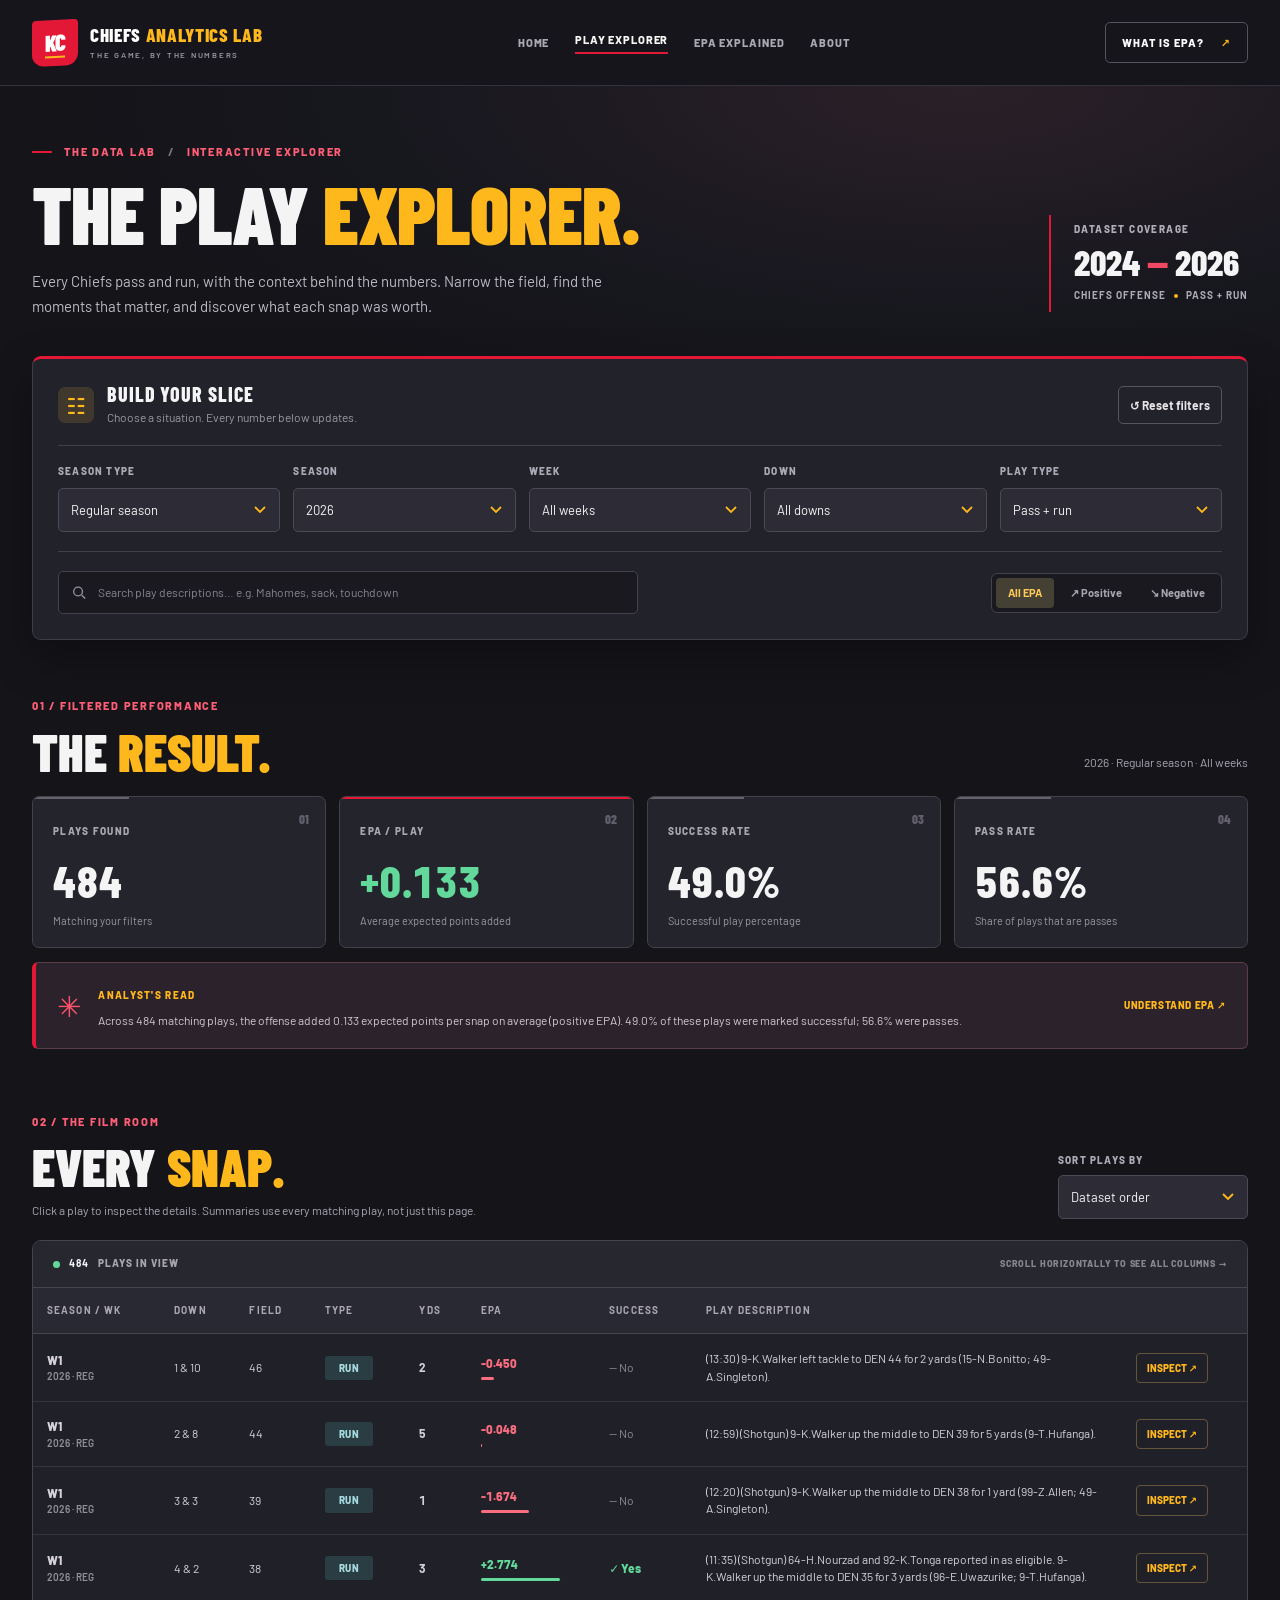
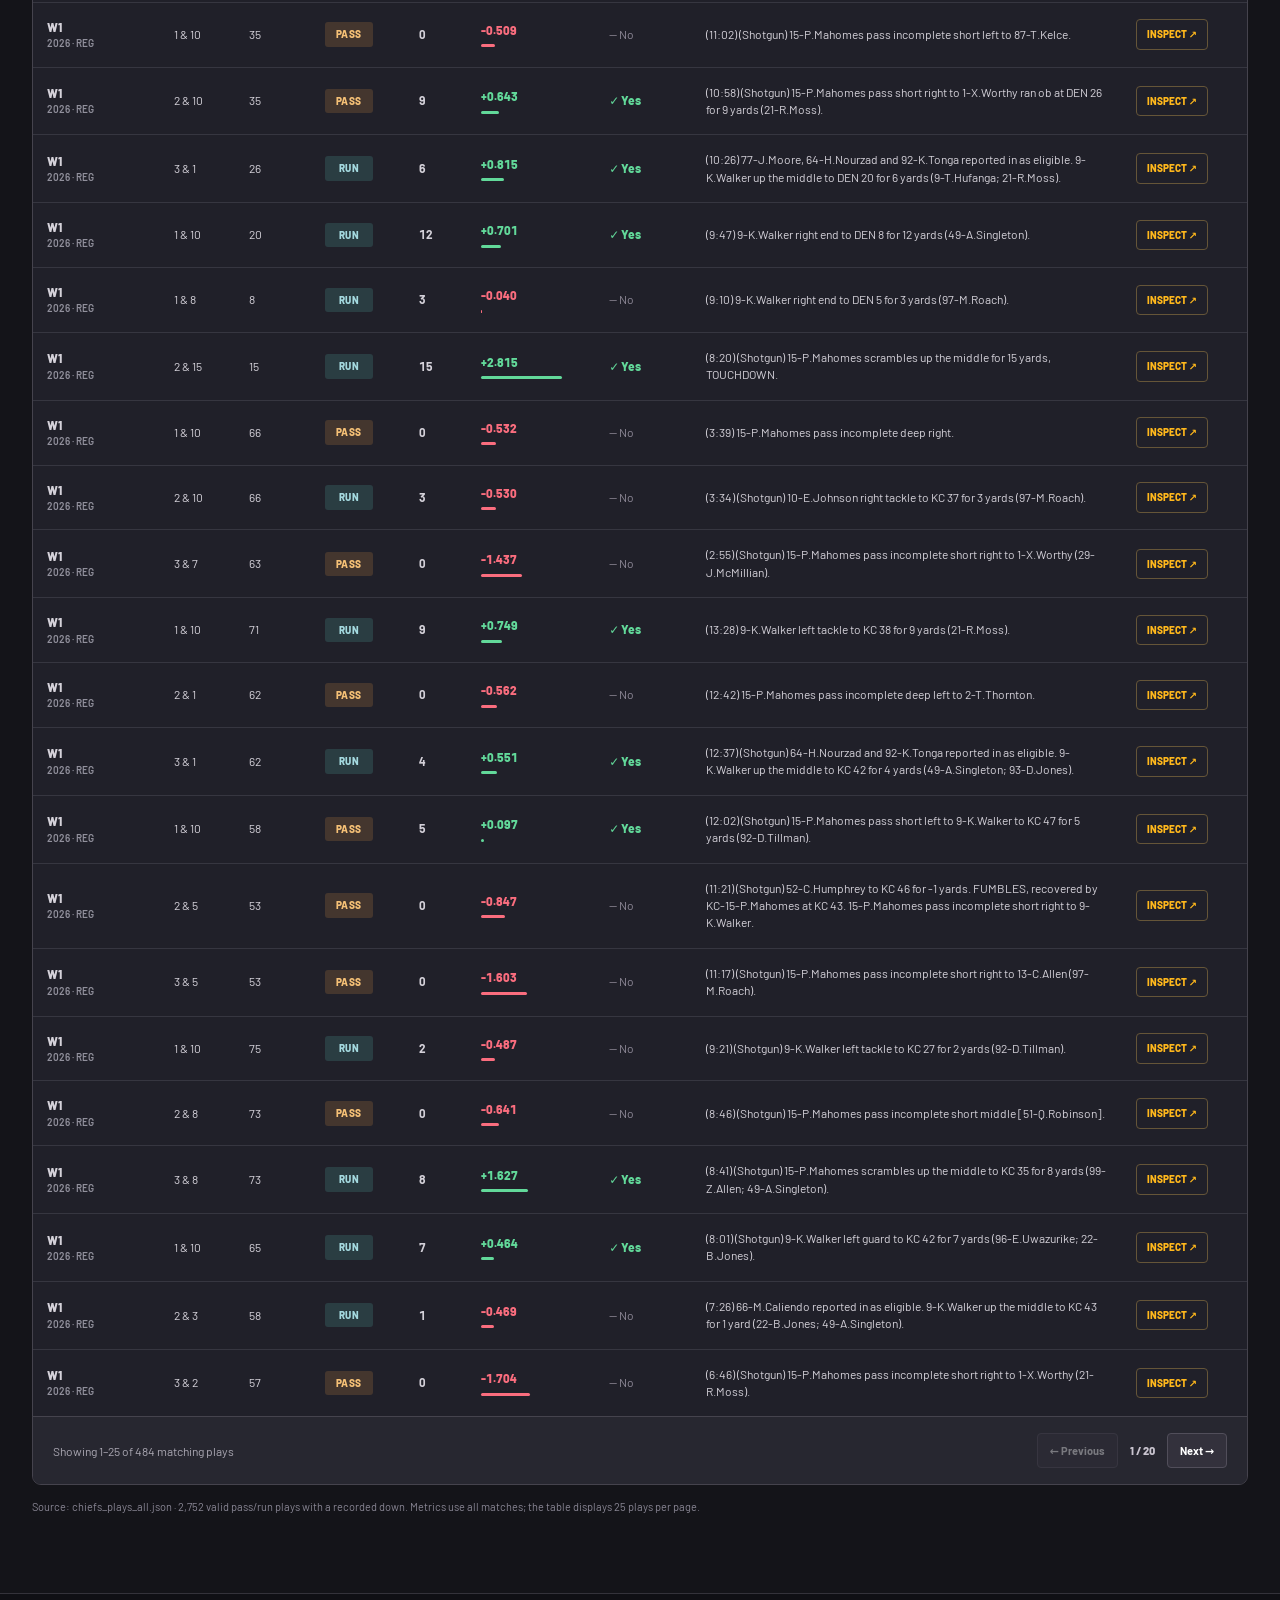
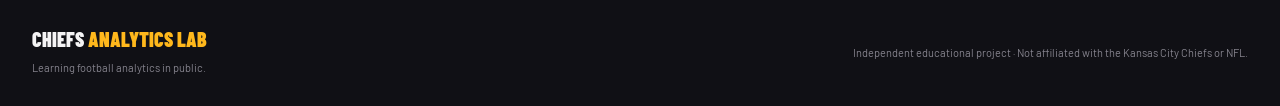
<file: explorer.html>
<!doctype html>
<html lang="en">
<head>
  <meta charset="UTF-8" />
  <meta name="viewport" content="width=device-width, initial-scale=1" />
  <meta name="theme-color" content="#141419" />
  <meta name="description" content="Explore Kansas City Chiefs pass and run plays. Filter by game situation, see EPA, and inspect individual snaps." />
  <title>Play Explorer — Chiefs Analytics Lab</title>

  <link rel="preconnect" href="https://fonts.googleapis.com" />
  <link rel="preconnect" href="https://fonts.gstatic.com" crossorigin />
  <link href="https://fonts.googleapis.com/css2?family=Barlow:wght@400;500;600;700;800&family=Barlow+Condensed:wght@500;600;700;800;900&display=swap" rel="stylesheet" />

  <link rel="stylesheet" href="style.css" />
  <link rel="stylesheet" href="explorer.css" />
  <script src="js/explorer.js" defer></script>
</head>

<body class="explorer-page" data-source="production">
  <a class="skip-link" href="#main">Skip to content</a>

  <!-- NAVIGATION -->
  <nav class="site-nav" aria-label="Main navigation">
    <div class="site-nav__inner">
      <a class="brand" href="index.html" aria-label="Chiefs Analytics Lab home">
        <span class="brand__mark" aria-hidden="true">
          KC
          <span class="brand__mark-line"></span>
        </span>
        <span class="brand__text">
          CHIEFS <strong>ANALYTICS LAB</strong>
          <small>THE GAME, BY THE NUMBERS</small>
        </span>
      </a>

      <div class="links">
        <a href="index.html">Home</a>
        <a class="links__active" href="explorer.html" aria-current="page">Play Explorer</a>
        <a href="epa-post.html">EPA Explained</a>
        <a href="index.html#about">About</a>
      </div>

      <a class="site-nav__action" href="epa-post.html">
        What is EPA? <span aria-hidden="true">↗</span>
      </a>
    </div>
  </nav>

  <main id="main" class="lab-shell">

    <!-- EXPLORER HEADER -->
    <header class="lab-heading container">
      <div class="lab-heading__main">
        <p class="lab-kicker">
          <span class="lab-kicker__line"></span>
          THE DATA LAB <span>/</span> INTERACTIVE EXPLORER
        </p>

        <h1>THE PLAY <em>EXPLORER.</em></h1>

        <p>
          Every Chiefs pass and run, with the context behind the numbers.
          Narrow the field, find the moments that matter, and discover
          what each snap was worth.
        </p>
      </div>

      <div class="dataset-mark" aria-label="Data spans seasons 2024 through 2026">
        <span class="dataset-mark__eyebrow">DATASET COVERAGE</span>
        <strong>2024 <span>—</span> 2026</strong>
        <small>
          CHIEFS OFFENSE
          <span class="dataset-mark__dot"></span>
          PASS + RUN
        </small>
      </div>
    </header>

    <div class="container lab-content">

      <!-- FILTER COMMAND CENTER -->
      <section class="filter-panel" aria-labelledby="filter-heading">
        <div class="filter-panel__heading">
          <div class="filter-panel__title">
            <span class="filter-panel__icon" aria-hidden="true">☷</span>
            <div>
              <h2 id="filter-heading">BUILD YOUR SLICE</h2>
              <p>Choose a situation. Every number below updates.</p>
            </div>
          </div>

          <button id="resetFilters" class="reset-button" type="button">
            ↺ <span>Reset filters</span>
          </button>
        </div>

        <div class="filter-grid">
          <label class="filter-field" for="seasonTypeFilter">
            <span>SEASON TYPE</span>
            <select id="seasonTypeFilter">
              <option value="REG">Regular season</option>
              <option value="POST">Playoffs</option>
              <option value="all">All games</option>
            </select>
          </label>

          <label class="filter-field" for="seasonFilter">
            <span>SEASON</span>
            <select id="seasonFilter">
              <option>Loading…</option>
            </select>
          </label>

          <label class="filter-field" for="weekFilter">
            <span>WEEK</span>
            <select id="weekFilter">
              <option value="all">All weeks</option>
            </select>
          </label>

          <label class="filter-field" for="downFilter">
            <span>DOWN</span>
            <select id="downFilter">
              <option value="all">All downs</option>
              <option value="1">1st down</option>
              <option value="2">2nd down</option>
              <option value="3">3rd down</option>
              <option value="4">4th down</option>
            </select>
          </label>

          <label class="filter-field" for="typeFilter">
            <span>PLAY TYPE</span>
            <select id="typeFilter">
              <option value="all">Pass + run</option>
              <option value="pass">Pass</option>
              <option value="run">Run</option>
            </select>
          </label>
        </div>

        <div class="filter-panel__lower">
          <label class="search-field" for="searchFilter">
            <span class="sr-only">Search play descriptions</span>
            <svg
              viewBox="0 0 24 24"
              width="17"
              height="17"
              fill="none"
              stroke="currentColor"
              stroke-width="2"
              aria-hidden="true"
            >
              <circle cx="10.5" cy="10.5" r="6.5" />
              <path d="m16 16 5 5" />
            </svg>
            <input
              id="searchFilter"
              type="search"
              placeholder="Search play descriptions… e.g. Mahomes, sack, touchdown"
              autocomplete="off"
            />
          </label>

          <div class="impact-tabs" role="group" aria-label="Filter by EPA impact">
            <button class="impact-tab" type="button" data-impact="all" aria-pressed="true">
              All EPA
            </button>
            <button class="impact-tab" type="button" data-impact="positive" aria-pressed="false">
              ↗ Positive
            </button>
            <button class="impact-tab" type="button" data-impact="negative" aria-pressed="false">
              ↘ Negative
            </button>
          </div>
        </div>
      </section>

      <!-- FILTERED PERFORMANCE -->
      <section class="result-section" aria-labelledby="results-heading">
        <div class="section-line">
          <div>
            <p class="lab-section-number">01 / FILTERED PERFORMANCE</p>
            <h2 id="results-heading">THE <span>RESULT.</span></h2>
          </div>
          <p id="summaryScope" class="summary-scope" aria-live="polite">
            Loading plays…
          </p>
        </div>

        <div class="summary-cards" id="summary">
          <article class="result-card">
            <span class="result-card__label">PLAYS FOUND</span>
            <div class="result-card__num" id="statPlays">—</div>
            <p>Matching your filters</p>
            <span class="result-card__index">01</span>
          </article>

          <article class="result-card result-card--epa">
            <span class="result-card__label">EPA / PLAY</span>
            <div class="result-card__num" id="statEpa">—</div>
            <p>Average expected points added</p>
            <span class="result-card__index">02</span>
          </article>

          <article class="result-card">
            <span class="result-card__label">SUCCESS RATE</span>
            <div class="result-card__num" id="statSuccess">—</div>
            <p>Successful play percentage</p>
            <span class="result-card__index">03</span>
          </article>

          <article class="result-card">
            <span class="result-card__label">PASS RATE</span>
            <div class="result-card__num" id="statPassRate">—</div>
            <p>Share of plays that are passes</p>
            <span class="result-card__index">04</span>
          </article>
        </div>

        <!-- ANALYST TAKEAWAY -->
        <div class="analysis-strip">
          <span class="analysis-strip__marker" aria-hidden="true">✳</span>
          <div>
            <strong id="insightTitle">ANALYST'S READ</strong>
            <p id="insightText" aria-live="polite">
              The takeaway for your current selection will appear here.
            </p>
          </div>
          <a href="epa-post.html">UNDERSTAND EPA ↗</a>
        </div>
      </section>

      <!-- PLAY TABLE -->
      <section class="table-section" aria-labelledby="table-heading">
        <div class="section-line section-line--table">
          <div>
            <p class="lab-section-number">02 / THE FILM ROOM</p>
            <h2 id="table-heading">EVERY <span>SNAP.</span></h2>
            <p class="section-line__description">
              Click a play to inspect the details. Summaries use every matching
              play, not just this page.
            </p>
          </div>

          <div class="table-sort">
            <label for="sortFilter">SORT PLAYS BY</label>
            <select id="sortFilter">
              <option value="original">Dataset order</option>
              <option value="best">Highest EPA</option>
              <option value="worst">Lowest EPA</option>
              <option value="yards">Most yards</option>
              <option value="success">Success</option>
            </select>
          </div>
        </div>

        <div class="table-shell">
          <div class="table-shell__top">
            <div class="table-shell__count">
              <span class="live-dot"></span>
              <strong id="resultCount">LOADING</strong>
              <span>PLAYS IN VIEW</span>
            </div>
            <span class="table-shell__hint">
              SCROLL HORIZONTALLY TO SEE ALL COLUMNS →
            </span>
          </div>

          <div
            class="table-scroll"
            role="region"
            aria-label="Filtered play results"
            tabindex="0"
          >
            <table class="plays-table">
              <thead>
                <tr>
                  <th scope="col">SEASON / WK</th>
                  <th scope="col">DOWN</th>
                  <th scope="col">FIELD</th>
                  <th scope="col">TYPE</th>
                  <th scope="col">YDS</th>
                  <th scope="col">EPA</th>
                  <th scope="col">SUCCESS</th>
                  <th scope="col">PLAY DESCRIPTION</th>
                  <th scope="col">
                    <span class="sr-only">Inspect play</span>
                  </th>
                </tr>
              </thead>
              <tbody id="playsBody"></tbody>
            </table>
          </div>

          <!-- PAGINATION -->
          <div class="table-shell__bottom">
            <p id="paginationStatus" role="status">Loading results…</p>

            <div class="page-controls">
              <button id="prevPage" type="button" disabled>← Previous</button>
              <span id="pageIndex">1 / 1</span>
              <button id="nextPage" type="button" disabled>Next →</button>
            </div>
          </div>
        </div>

        <p class="dataset-note" id="datasetNote">
          Source: chiefs_plays_all.json · Chiefs pass and run plays with a down
          recorded. Figures reflect the selected filters.
        </p>

        <p class="load-error" id="loadError" role="alert" hidden>
          The plays couldn't be loaded. Open the page through VS Code
          Live Server and check that chiefs_plays_all.json sits beside
          explorer.html.
        </p>
      </section>
    </div>
  </main>

  <!-- INSPECT PLAY DIALOG -->
  <dialog id="playDialog" class="play-dialog" aria-labelledby="dialogTitle">
    <div class="play-dialog__top">
      <div>
        <span class="lab-section-number">PLAY BREAKDOWN</span>
        <h2 id="dialogTitle">INSIDE THE SNAP.</h2>
      </div>
      <button id="closeDialog" class="dialog-close" type="button" aria-label="Close play detail">
        ×
      </button>
    </div>

    <div class="play-dialog__body">
      <p id="dialogContext" class="play-dialog__context"></p>

      <div class="play-dialog__score">
        <span>EXPECTED POINTS ADDED</span>
        <strong id="dialogEpa">—</strong>
        <p id="dialogInterpretation"></p>
      </div>

      <div class="play-dialog__facts">
        <div>
          <span>PLAY TYPE</span>
          <strong id="dialogType">—</strong>
        </div>
        <div>
          <span>YARDS</span>
          <strong id="dialogYards">—</strong>
        </div>
        <div>
          <span>SUCCESS</span>
          <strong id="dialogSuccess">—</strong>
        </div>
        <div>
          <span>FIELD</span>
          <strong id="dialogField">—</strong>
        </div>
      </div>

      <div class="play-dialog__description">
        <span>PLAY DESCRIPTION</span>
        <p id="dialogDescription"></p>
      </div>
    </div>

    <div class="play-dialog__foot">
      <a href="epa-post.html">Learn what EPA means ↗</a>
      <button id="closeDialogBottom" type="button">Close</button>
    </div>
  </dialog>

  <!-- FOOTER -->
  <footer class="site-footer">
    <div class="container footer-inner">
      <div>
        <strong>CHIEFS <span>ANALYTICS LAB</span></strong>
        <p>Learning football analytics in public.</p>
      </div>
      <p>
        Independent educational project · Not affiliated with the
        Kansas City Chiefs or NFL.
      </p>
    </div>
  </footer>
</body>
</html>
</file>
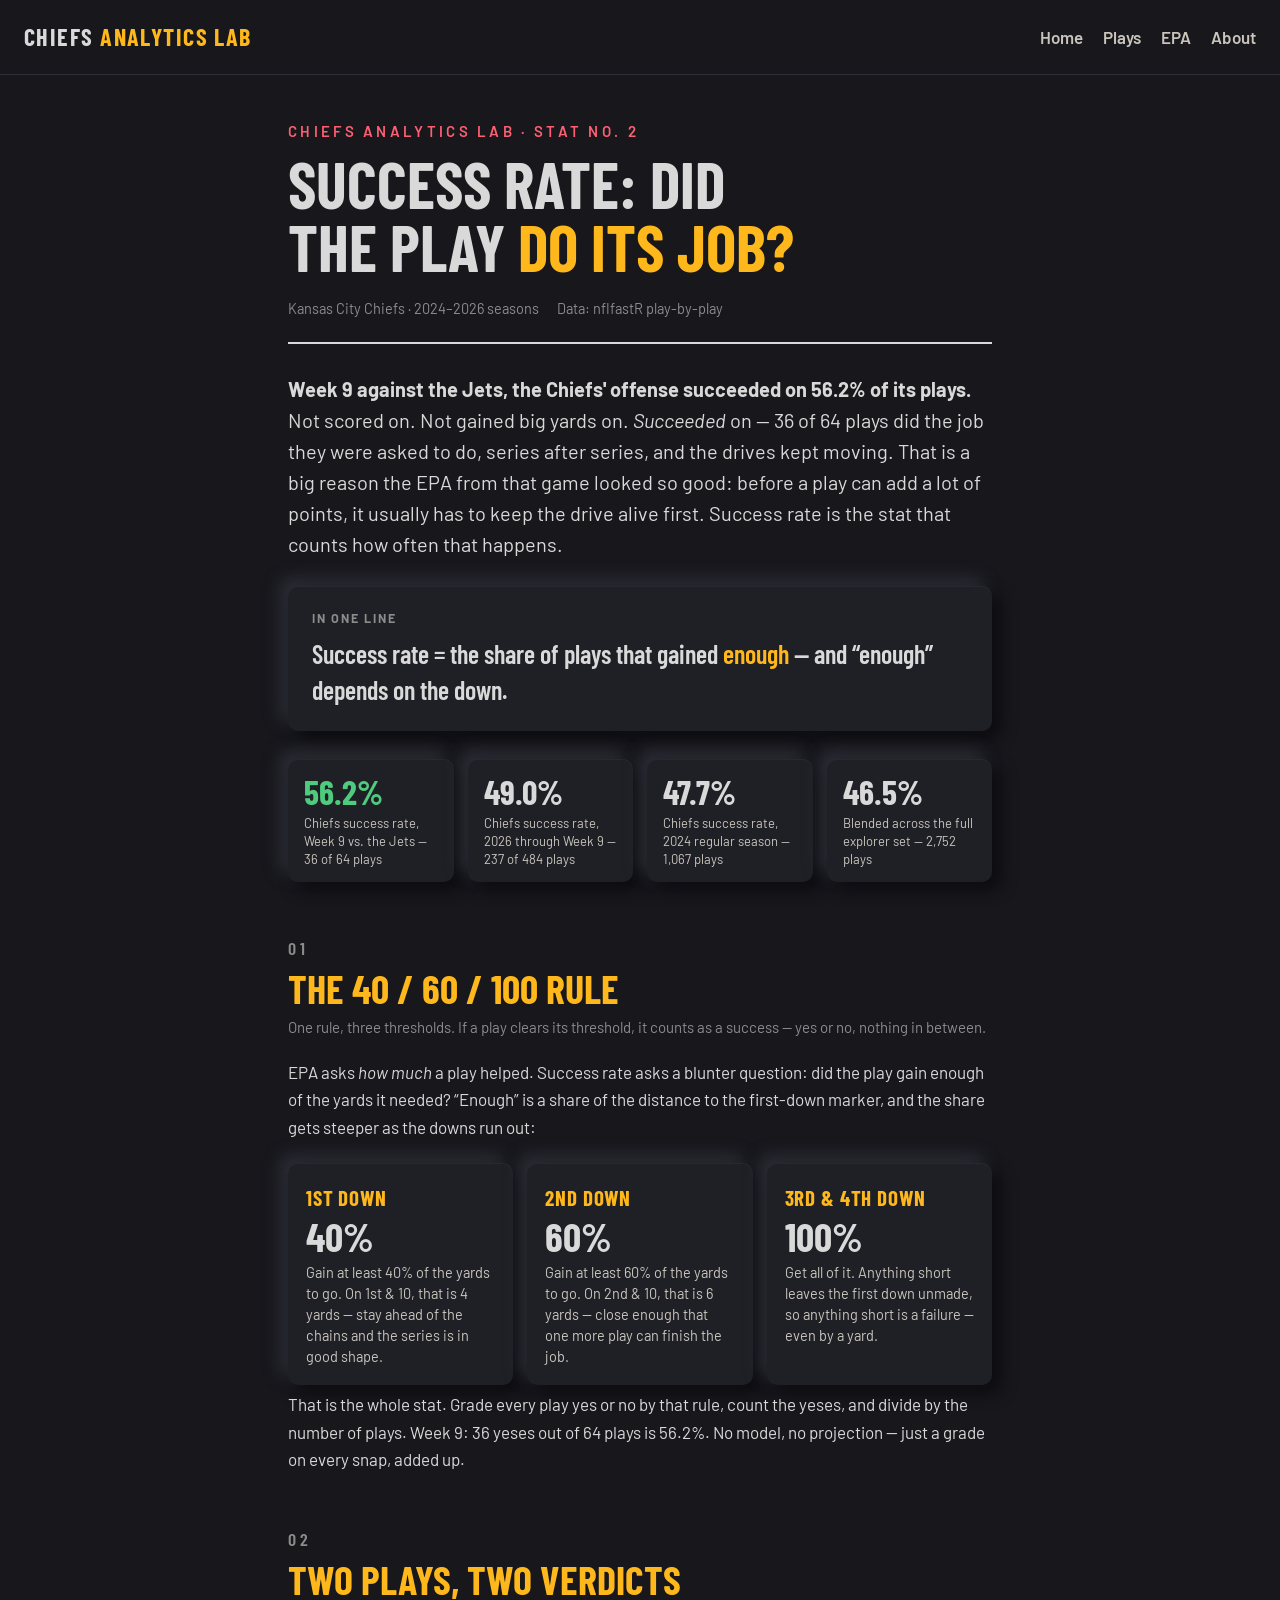
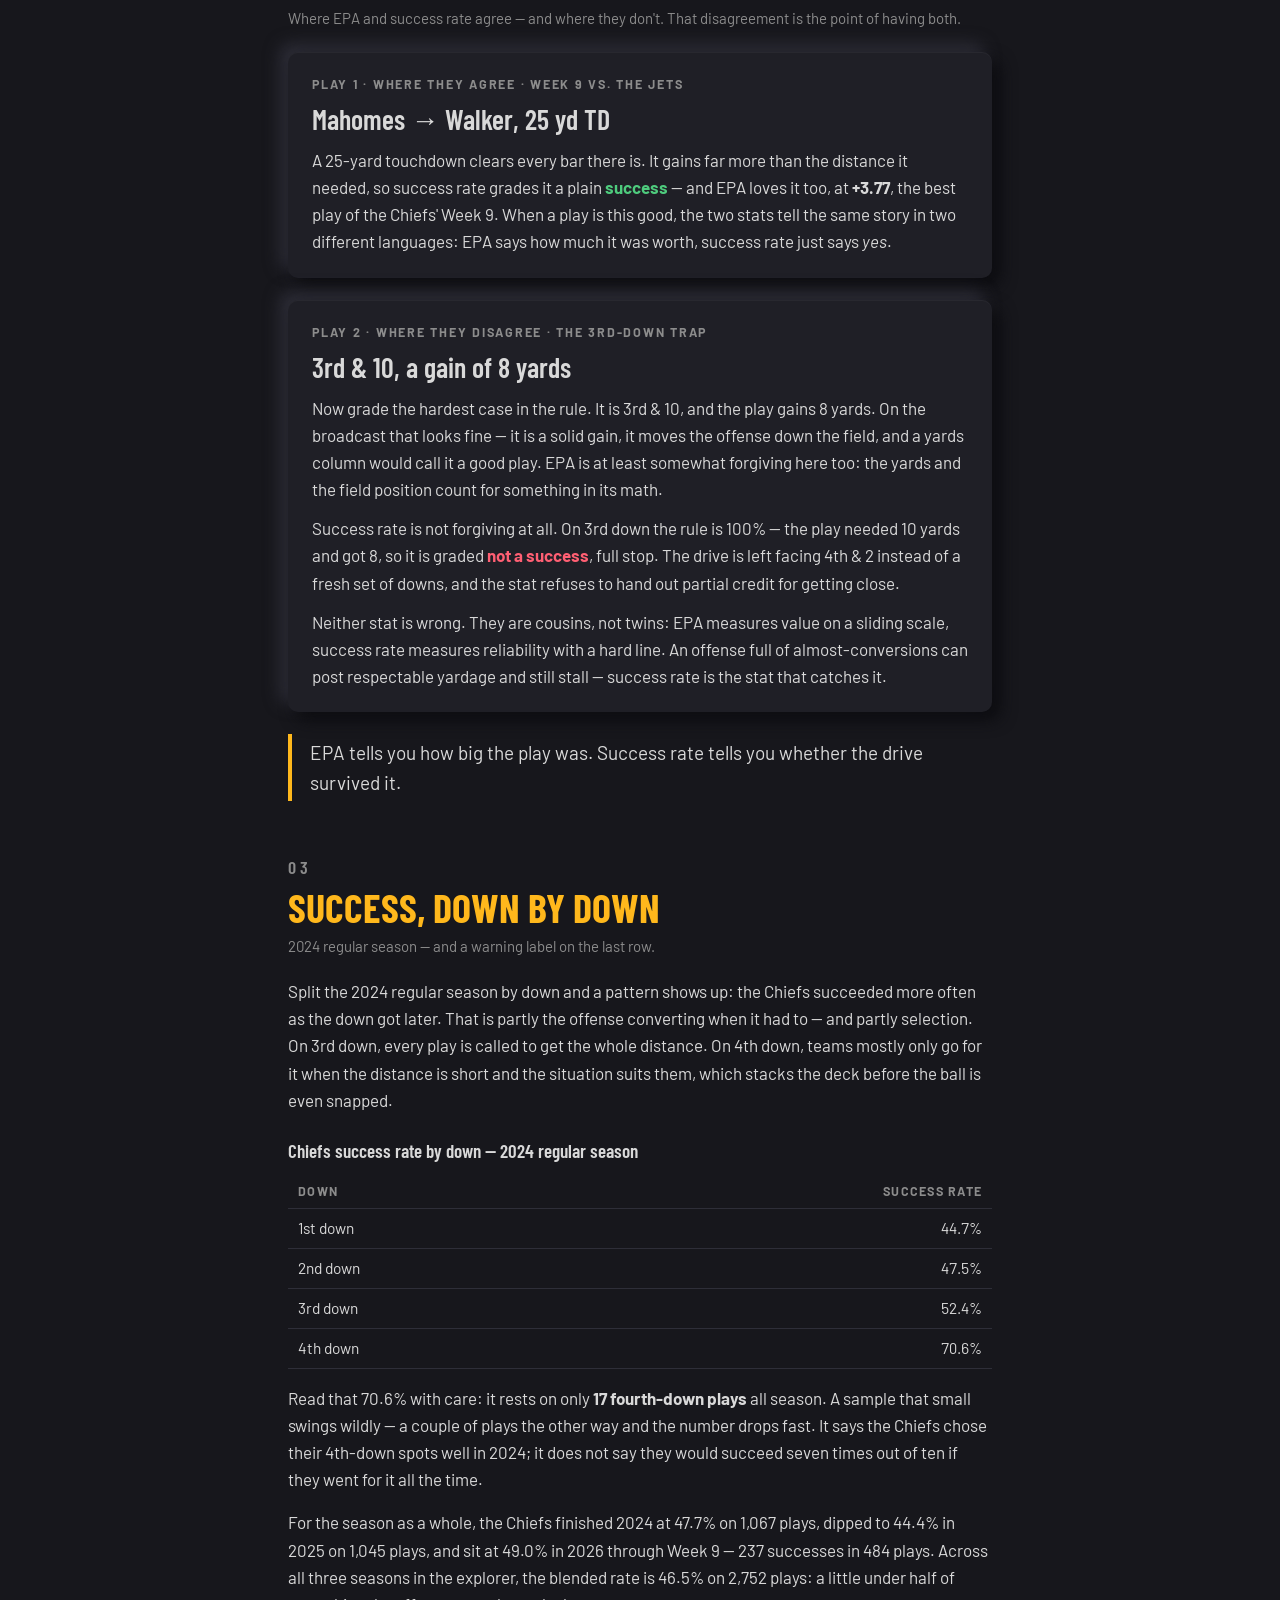
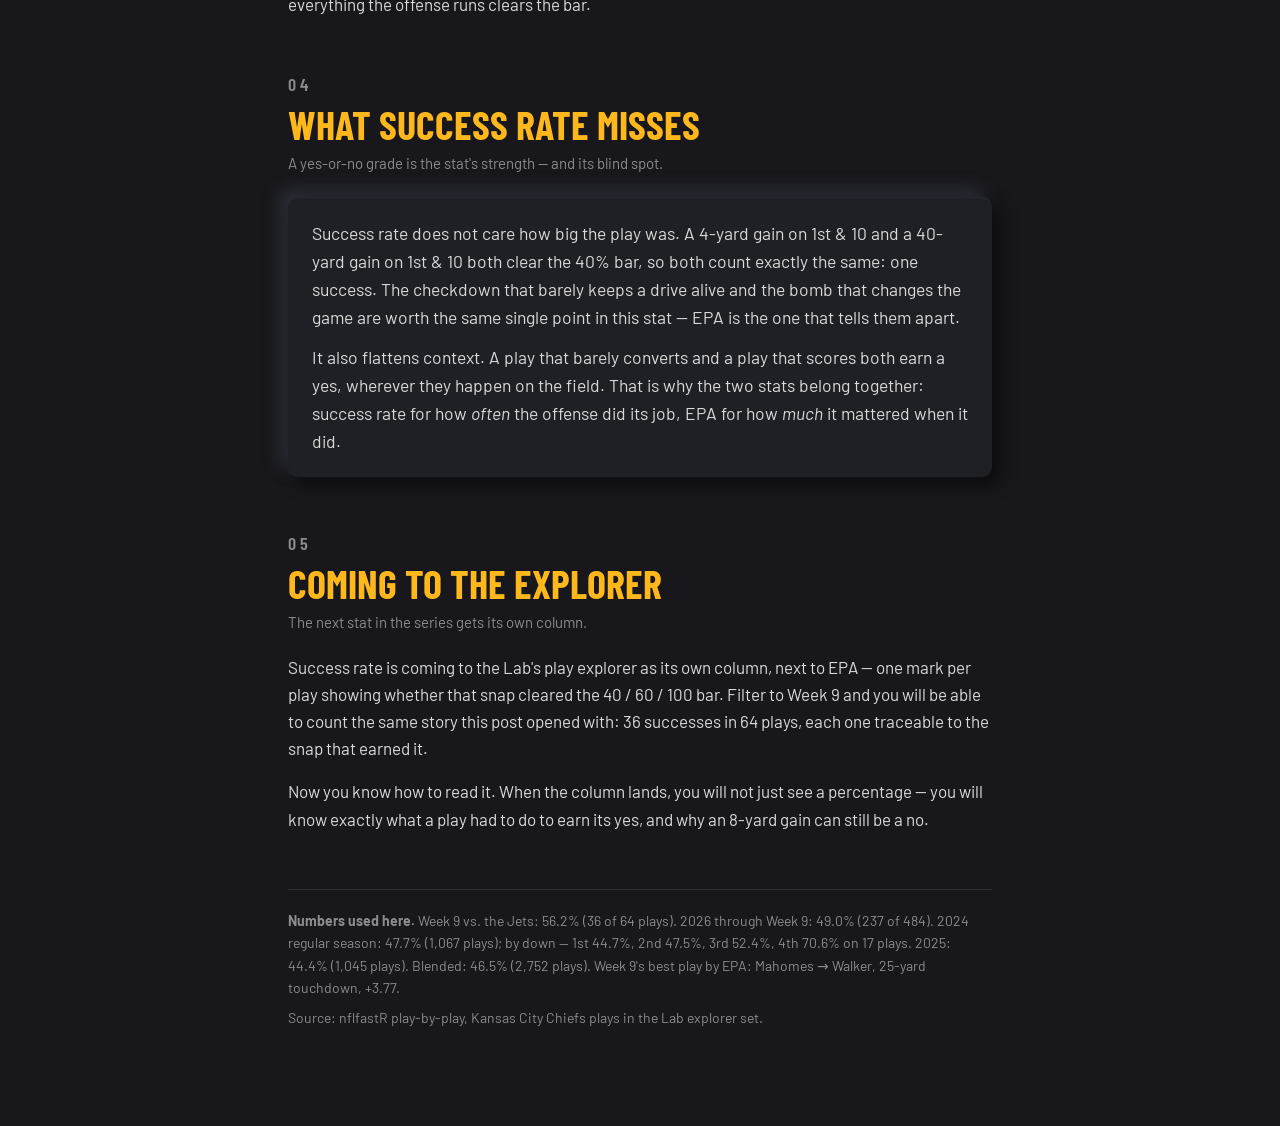
<file: success-rate-post.html>
<!doctype html>
<html lang="en">
  <head>
    <meta charset="utf-8" />
    <meta name="viewport" content="width=device-width, initial-scale=1, viewport-fit=cover" />
    <meta name="color-scheme" content="dark" />
    <link rel="icon" href="data:," />
    <title>What Is Success Rate? — Chiefs Analytics Lab</title>
    <link rel="preconnect" href="https://fonts.googleapis.com" />
    <link rel="preconnect" href="https://fonts.gstatic.com" crossorigin />
    <link href="https://fonts.googleapis.com/css2?family=Barlow:wght@400;500;600;700&family=Barlow+Condensed:wght@600;700&display=swap" rel="stylesheet" />
    <style>
      :root {
        color-scheme: dark;
        --bg: #17171c;
        --surface: #1f1f26;
        --surface-2: #26262e;
        --ink: #d9d9d9;
        --ink-soft: #c9c5bd;
        --muted: #8c8c8c;
        --line: #2e2e38;
        --red: #e31837;
        --gold: #ffb81c;
        --pos: #4ecb7d;
        --neg: #ff5f73;
        --shadow-card: 8px 8px 16px #0c0c10, -8px -8px 16px #2e2e38;
        --shadow-inset: inset 0 1px 0 rgba(255, 255, 255, 0.04);
        --radius: 10px;
      }
      * { box-sizing: border-box; }
      body {
        margin: 0;
        background: var(--bg);
        color: var(--ink);
        font-family: "Barlow", system-ui, -apple-system, "Segoe UI", sans-serif;
        font-size: 17px;
        line-height: 1.6;
      }
      nav {
        display: flex; flex-wrap: wrap; justify-content: space-between; align-items: center;
        gap: 8px 20px; padding: 18px 24px; border-bottom: 1px solid var(--line);
      }
      nav .brand {
        font-family: "Barlow Condensed", "Barlow", sans-serif;
        font-size: 24px; font-weight: 700; letter-spacing: 0.06em;
      }
      nav .brand span { color: var(--gold); }
      nav .links { display: flex; gap: 20px; }
      nav .links a { color: var(--ink-soft); text-decoration: none; font-weight: 600; }
      nav .links a:hover { color: var(--gold); }
      .page { max-width: 760px; margin: 0 auto; padding: 28px 20px 72px; }
      @media (min-width: 720px) { .page { padding: 44px 28px 88px; } }
      .series-line {
        font-size: 15px; font-weight: 600; letter-spacing: 0.22em;
        text-transform: uppercase; color: var(--neg); margin: 0 0 10px;
      }
      h1 {
        font-family: "Barlow Condensed", "Barlow", sans-serif;
        font-weight: 700; font-size: clamp(42px, 9vw, 64px);
        line-height: 0.98; margin: 0 0 18px; text-wrap: balance;
        text-transform: uppercase;
      }
      h1 .accent { color: var(--gold); }
      .byline {
        display: flex; flex-wrap: wrap; gap: 6px 18px; color: var(--muted);
        font-size: 14.5px; margin: 0 0 30px; padding-bottom: 22px;
        border-bottom: 2px solid var(--ink);
      }
      .lede { font-size: 20px; line-height: 1.55; margin: 0 0 8px; }
      .lede strong { font-weight: 700; }
      .rule-card {
        margin: 26px 0 8px; background: var(--surface); border-radius: var(--radius);
        box-shadow: var(--shadow-card), var(--shadow-inset); padding: 22px 24px;
      }
      .rule-card .label {
        font-size: 12.5px; font-weight: 700; letter-spacing: 0.14em;
        text-transform: uppercase; color: var(--muted); margin: 0 0 8px;
      }
      .rule-card .eq {
        font-family: "Barlow Condensed", "Barlow", sans-serif;
        font-size: clamp(20px, 5vw, 26px); font-weight: 600; line-height: 1.4; margin: 0;
      }
      .rule-card .eq .hl { color: var(--gold); }
      .stats { display: grid; grid-template-columns: repeat(2, 1fr); gap: 14px; margin: 28px 0 6px; }
      @media (min-width: 640px) { .stats { grid-template-columns: repeat(4, 1fr); } }
      .stat {
        background: var(--surface); border-radius: var(--radius);
        box-shadow: var(--shadow-card), var(--shadow-inset); padding: 16px 16px 14px;
      }
      .stat .value {
        font-family: "Barlow Condensed", "Barlow", sans-serif;
        font-size: 34px; font-weight: 700; line-height: 1; margin: 0 0 5px;
      }
      .stat .value.pos { color: var(--pos); }
      .stat .cap { font-size: 13px; line-height: 1.4; color: var(--ink-soft); margin: 0; }
      section { margin-top: 52px; }
      .section-num {
        font-family: "Barlow Condensed", "Barlow", sans-serif;
        color: var(--muted); font-size: 18px; font-weight: 600; letter-spacing: 0.2em; margin: 0 0 4px;
      }
      h2 {
        font-family: "Barlow Condensed", "Barlow", sans-serif;
        font-size: clamp(30px, 6.4vw, 40px); font-weight: 700; line-height: 1.05;
        margin: 0 0 6px; color: var(--gold); text-transform: uppercase;
      }
      .section-sub { color: var(--muted); font-size: 15px; margin: 0 0 20px; }
      p.body { margin: 0 0 16px; }
      p.body:last-child { margin-bottom: 0; }
      .rule-grid { display: grid; grid-template-columns: 1fr; gap: 14px; margin: 22px 0 6px; }
      @media (min-width: 640px) { .rule-grid { grid-template-columns: repeat(3, 1fr); } }
      .rule-cell {
        background: var(--surface); border-radius: var(--radius);
        box-shadow: var(--shadow-card), var(--shadow-inset); padding: 18px;
      }
      .rule-cell .down {
        font-family: "Barlow Condensed", "Barlow", sans-serif;
        font-size: 21px; font-weight: 700; color: var(--gold); margin: 0 0 2px;
        text-transform: uppercase; letter-spacing: 0.04em;
      }
      .rule-cell .pct {
        font-family: "Barlow Condensed", "Barlow", sans-serif;
        font-size: 40px; font-weight: 700; line-height: 1; margin: 0 0 6px;
      }
      .rule-cell .why { font-size: 14.5px; line-height: 1.45; color: var(--ink-soft); margin: 0; }
      .play-card {
        background: var(--surface); border-radius: var(--radius);
        box-shadow: var(--shadow-card), var(--shadow-inset);
        padding: 22px 24px; margin-top: 22px;
      }
      .play-card .play-label {
        font-size: 12.5px; font-weight: 700; letter-spacing: 0.14em;
        text-transform: uppercase; color: var(--muted); margin: 0 0 8px;
      }
      .play-card .play-line {
        font-family: "Barlow Condensed", "Barlow", sans-serif;
        font-size: clamp(22px, 5vw, 28px); font-weight: 600; line-height: 1.25; margin: 0 0 10px;
      }
      .play-card p { margin: 0 0 12px; }
      .play-card p:last-child { margin-bottom: 0; }
      .verdict { font-weight: 700; }
      .verdict.ok { color: var(--pos); }
      .verdict.no { color: var(--neg); }
      .insight {
        margin-top: 22px; border-left: 4px solid var(--gold);
        padding: 4px 0 4px 18px; font-size: 19px; line-height: 1.55;
      }
      .insight p { margin: 0; }
      .data-table { width: 100%; border-collapse: collapse; margin-top: 22px; font-size: 15.5px; }
      .data-table caption {
        text-align: left; font-family: "Barlow Condensed", "Barlow", sans-serif;
        font-size: 19px; font-weight: 600; padding-bottom: 8px;
      }
      .data-table th, .data-table td { padding: 7px 10px; border-bottom: 1px solid var(--line); text-align: left; }
      .data-table th {
        font-size: 12.5px; letter-spacing: 0.1em; text-transform: uppercase;
        color: var(--muted); font-weight: 700;
      }
      .data-table td.num, .data-table th.num { text-align: right; font-variant-numeric: tabular-nums; }
      .limits {
        background: var(--surface); border-radius: var(--radius);
        box-shadow: var(--shadow-card), var(--shadow-inset); padding: 22px 24px; margin-top: 22px;
      }
      .limits p { margin: 0 0 12px; font-size: 17.5px; line-height: 1.6; }
      .limits p:last-child { margin-bottom: 0; }
      footer {
        margin-top: 56px; padding-top: 20px; border-top: 1px solid var(--line);
        color: var(--muted); font-size: 14px; line-height: 1.6;
      }
      footer p { margin: 0 0 8px; }
      .mono { font-family: ui-monospace, SFMono-Regular, Menlo, monospace; font-size: 0.92em; }
    </style>
  </head>
  <body>
    <nav>
      <div class="brand">CHIEFS <span>ANALYTICS LAB</span></div>
      <div class="links">
        <a href="index.html">Home</a>
        <a href="explorer.html">Plays</a>
        <a href="epa-post.html">EPA</a>
        <a href="#">About</a>
      </div>
    </nav>
    <main class="page">
      <p class="series-line">Chiefs Analytics Lab · Stat No. 2</p>
      <h1>Success rate: did the play <span class="accent">do its job?</span></h1>
      <p class="byline">
        <span>Kansas City Chiefs · 2024–2026 seasons</span>
        <span>Data: nflfastR play-by-play</span>
      </p>

      <p class="lede">
        <strong>Week 9 against the Jets, the Chiefs' offense succeeded on 56.2% of its plays.</strong>
        Not scored on. Not gained big yards on. <em>Succeeded</em> on — 36 of 64 plays did the job
        they were asked to do, series after series, and the drives kept moving. That is a big
        reason the EPA from that game looked so good: before a play can add a lot of points, it
        usually has to keep the drive alive first. Success rate is the stat that counts how
        often that happens.
      </p>

      <div class="rule-card" role="note" aria-label="Success rate in one line">
        <p class="label">In one line</p>
        <p class="eq">Success rate = the share of plays that gained <span class="hl">enough</span> — and “enough” depends on the down.</p>
      </div>

      <div class="stats" aria-label="Key numbers from the post">
        <div class="stat">
          <p class="value pos">56.2%</p>
          <p class="cap">Chiefs success rate, Week 9 vs. the Jets — 36 of 64 plays</p>
        </div>
        <div class="stat">
          <p class="value">49.0%</p>
          <p class="cap">Chiefs success rate, 2026 through Week 9 — 237 of 484 plays</p>
        </div>
        <div class="stat">
          <p class="value">47.7%</p>
          <p class="cap">Chiefs success rate, 2024 regular season — 1,067 plays</p>
        </div>
        <div class="stat">
          <p class="value">46.5%</p>
          <p class="cap">Blended across the full explorer set — 2,752 plays</p>
        </div>
      </div>

      <section aria-labelledby="rule-h">
        <p class="section-num">01</p>
        <h2 id="rule-h">The 40 / 60 / 100 rule</h2>
        <p class="section-sub">One rule, three thresholds. If a play clears its threshold, it counts as a success — yes or no, nothing in between.</p>
        <p class="body">
          EPA asks <em>how much</em> a play helped. Success rate asks a blunter question:
          did the play gain enough of the yards it needed? “Enough” is a share of the
          distance to the first-down marker, and the share gets steeper as the downs run out:
        </p>
        <div class="rule-grid">
          <div class="rule-cell">
            <p class="down">1st down</p>
            <p class="pct">40%</p>
            <p class="why">Gain at least 40% of the yards to go. On 1st &amp; 10, that is 4 yards — stay ahead of the chains and the series is in good shape.</p>
          </div>
          <div class="rule-cell">
            <p class="down">2nd down</p>
            <p class="pct">60%</p>
            <p class="why">Gain at least 60% of the yards to go. On 2nd &amp; 10, that is 6 yards — close enough that one more play can finish the job.</p>
          </div>
          <div class="rule-cell">
            <p class="down">3rd &amp; 4th down</p>
            <p class="pct">100%</p>
            <p class="why">Get all of it. Anything short leaves the first down unmade, so anything short is a failure — even by a yard.</p>
          </div>
        </div>
        <p class="body">
          That is the whole stat. Grade every play yes or no by that rule, count the yeses,
          and divide by the number of plays. Week 9: 36 yeses out of 64 plays is 56.2%.
          No model, no projection — just a grade on every snap, added up.
        </p>
      </section>

      <section aria-labelledby="plays-h">
        <p class="section-num">02</p>
        <h2 id="plays-h">Two plays, two verdicts</h2>
        <p class="section-sub">Where EPA and success rate agree — and where they don't. That disagreement is the point of having both.</p>

        <div class="play-card">
          <p class="play-label">Play 1 · Where they agree · Week 9 vs. the Jets</p>
          <p class="play-line">Mahomes → Walker, 25 yd TD</p>
          <p>
            A 25-yard touchdown clears every bar there is. It gains far more than the
            distance it needed, so success rate grades it a plain
            <span class="verdict ok">success</span> — and EPA loves it too, at
            <strong>+3.77</strong>, the best play of the Chiefs' Week 9. When a play is
            this good, the two stats tell the same story in two different languages:
            EPA says how much it was worth, success rate just says <em>yes</em>.
          </p>
        </div>

        <div class="play-card">
          <p class="play-label">Play 2 · Where they disagree · The 3rd-down trap</p>
          <p class="play-line">3rd &amp; 10, a gain of 8 yards</p>
          <p>
            Now grade the hardest case in the rule. It is 3rd &amp; 10, and the play gains
            8 yards. On the broadcast that looks fine — it is a solid gain, it moves the
            offense down the field, and a yards column would call it a good play. EPA is
            at least somewhat forgiving here too: the yards and the field position count
            for something in its math.
          </p>
          <p>
            Success rate is not forgiving at all. On 3rd down the rule is 100% — the play
            needed 10 yards and got 8, so it is graded
            <span class="verdict no">not a success</span>, full stop. The drive is left
            facing 4th &amp; 2 instead of a fresh set of downs, and the stat refuses to
            hand out partial credit for getting close.
          </p>
          <p>
            Neither stat is wrong. They are cousins, not twins: EPA measures value on a
            sliding scale, success rate measures reliability with a hard line. An offense
            full of almost-conversions can post respectable yardage and still stall —
            success rate is the stat that catches it.
          </p>
        </div>

        <div class="insight">
          <p>EPA tells you how big the play was. Success rate tells you whether the drive survived it.</p>
        </div>
      </section>

      <section aria-labelledby="downs-h">
        <p class="section-num">03</p>
        <h2 id="downs-h">Success, down by down</h2>
        <p class="section-sub">2024 regular season — and a warning label on the last row.</p>
        <p class="body">
          Split the 2024 regular season by down and a pattern shows up: the Chiefs
          succeeded more often as the down got later. That is partly the offense
          converting when it had to — and partly selection. On 3rd down, every play is
          called to get the whole distance. On 4th down, teams mostly only go for it
          when the distance is short and the situation suits them, which stacks the
          deck before the ball is even snapped.
        </p>
        <table class="data-table">
          <caption>Chiefs success rate by down — 2024 regular season</caption>
          <thead>
            <tr><th scope="col">Down</th><th scope="col" class="num">Success rate</th></tr>
          </thead>
          <tbody>
            <tr><td>1st down</td><td class="num">44.7%</td></tr>
            <tr><td>2nd down</td><td class="num">47.5%</td></tr>
            <tr><td>3rd down</td><td class="num">52.4%</td></tr>
            <tr><td>4th down</td><td class="num">70.6%</td></tr>
          </tbody>
        </table>
        <p class="body" style="margin-top:16px">
          Read that 70.6% with care: it rests on only <strong>17 fourth-down plays</strong>
          all season. A sample that small swings wildly — a couple of plays the other
          way and the number drops fast. It says the Chiefs chose their 4th-down spots
          well in 2024; it does not say they would succeed seven times out of ten if
          they went for it all the time.
        </p>
        <p class="body">
          For the season as a whole, the Chiefs finished 2024 at 47.7% on 1,067 plays,
          dipped to 44.4% in 2025 on 1,045 plays, and sit at 49.0% in 2026 through
          Week 9 — 237 successes in 484 plays. Across all three seasons in the
          explorer, the blended rate is 46.5% on 2,752 plays: a little under half of
          everything the offense runs clears the bar.
        </p>
      </section>

      <section aria-labelledby="limits-h">
        <p class="section-num">04</p>
        <h2 id="limits-h">What success rate misses</h2>
        <p class="section-sub">A yes-or-no grade is the stat's strength — and its blind spot.</p>
        <div class="limits">
          <p>
            Success rate does not care how big the play was. A 4-yard gain on 1st &amp; 10
            and a 40-yard gain on 1st &amp; 10 both clear the 40% bar, so both count
            exactly the same: one success. The checkdown that barely keeps a drive alive
            and the bomb that changes the game are worth the same single point in this
            stat — EPA is the one that tells them apart.
          </p>
          <p>
            It also flattens context. A play that barely converts and a play that scores
            both earn a yes, wherever they happen on the field. That is why the two
            stats belong together: success rate for how <em>often</em> the offense did
            its job, EPA for how <em>much</em> it mattered when it did.
          </p>
        </div>
      </section>

      <section aria-labelledby="explorer-h">
        <p class="section-num">05</p>
        <h2 id="explorer-h">Coming to the explorer</h2>
        <p class="section-sub">The next stat in the series gets its own column.</p>
        <p class="body">
          Success rate is coming to the Lab's play explorer as its own column, next to
          EPA — one mark per play showing whether that snap cleared the 40 / 60 / 100
          bar. Filter to Week 9 and you will be able to count the same story this post
          opened with: 36 successes in 64 plays, each one traceable to the snap that
          earned it.
        </p>
        <p class="body">
          Now you know how to read it. When the column lands, you will not just see a
          percentage — you will know exactly what a play had to do to earn its yes,
          and why an 8-yard gain can still be a no.
        </p>
      </section>

      <footer>
        <p><strong>Numbers used here.</strong> Week 9 vs. the Jets: 56.2% (36 of 64 plays). 2026 through Week 9: 49.0% (237 of 484). 2024 regular season: 47.7% (1,067 plays); by down — 1st 44.7%, 2nd 47.5%, 3rd 52.4%, 4th 70.6% on 17 plays. 2025: 44.4% (1,045 plays). Blended: 46.5% (2,752 plays). Week 9's best play by EPA: Mahomes → Walker, 25-yard touchdown, +3.77.</p>
        <p>Source: nflfastR play-by-play, Kansas City Chiefs plays in the Lab explorer set.</p>
      </footer>
    </main>
  </body>
</html>
</file>
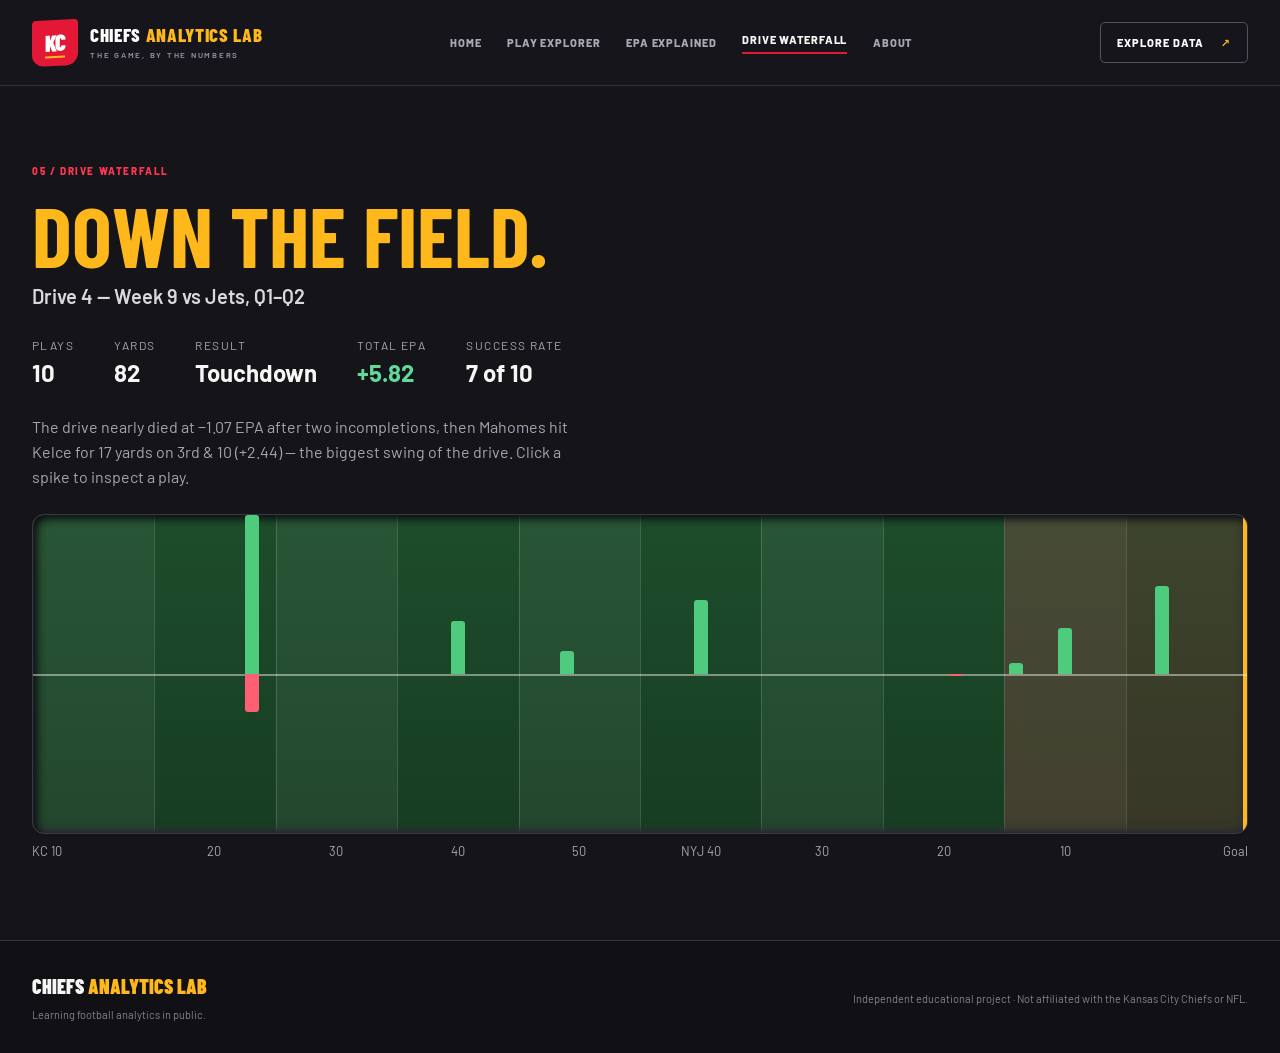
<file: waterfall.html>
<!doctype html>
<html lang="en">
  <head>
    <meta charset="UTF-8" />
    <meta name="viewport" content="width=device-width, initial-scale=1" />
    <meta name="theme-color" content="#141419" />
    <meta
      name="description"
      content="Drive 4, Week 9 vs Jets: every play of an 82-yard Chiefs touchdown drive, shown as a field of EPA spikes."
    />

    <title>Chiefs Analytics Lab — Drive Waterfall</title>

    <!-- Fonts -->
    <link rel="preconnect" href="https://fonts.googleapis.com" />
    <link rel="preconnect" href="https://fonts.gstatic.com" crossorigin />
    <link
      href="https://fonts.googleapis.com/css2?family=Barlow:wght@400;500;600;700;800&family=Barlow+Condensed:wght@500;600;700;800;900&display=swap"
      rel="stylesheet"
    />

    <link rel="stylesheet" href="style.css" />
    <script src="js/waterfall.js" defer></script>
  </head>

  <body data-mode="production">
    <a class="skip-link" href="#main">Skip to content</a>

    <!-- NAVIGATION -->
    <nav class="site-nav" aria-label="Main navigation">
      <div class="site-nav__inner">
        <a
          class="brand"
          href="index.html"
          aria-label="Chiefs Analytics Lab home"
        >
          <span class="brand__mark" aria-hidden="true">
            KC
            <span class="brand__mark-line"></span>
          </span>

          <span class="brand__text">
            CHIEFS <strong>ANALYTICS LAB</strong>
            <small>THE GAME, BY THE NUMBERS</small>
          </span>
        </a>

        <div class="links">
          <a href="index.html">Home</a>
          <a href="explorer.html">Play Explorer</a>
          <a href="epa-post.html">EPA Explained</a>
          <a
            class="links__active"
            href="waterfall.html"
            aria-current="page"
          >
            Drive Waterfall
          </a>
          <a href="#about">About</a>
        </div>

        <a class="site-nav__action" href="explorer.html">
          Explore data <span aria-hidden="true">↗</span>
        </a>
      </div>
    </nav>

    <main id="main">
      <section
        class="waterfall-section section-pad"
        aria-labelledby="waterfall-heading"
      >
        <div class="container">
          <p class="section-kicker">05 / DRIVE WATERFALL</p>

          <h1 id="waterfall-heading">DOWN THE FIELD.</h1>

          <p class="waterfall-sub">
            Drive 4 — Week 9 vs Jets, Q1–Q2
          </p>

          <dl class="waterfall-stats">
            <div>
              <dt>Plays</dt>
              <dd>10</dd>
            </div>
            <div>
              <dt>Yards</dt>
              <dd>82</dd>
            </div>
            <div>
              <dt>Result</dt>
              <dd>Touchdown</dd>
            </div>
            <div>
              <dt>Total EPA</dt>
              <dd class="positive">+5.82</dd>
            </div>
            <div>
              <dt>Success rate</dt>
              <dd>7 of 10</dd>
            </div>
          </dl>

          <p class="waterfall-note">
            The drive nearly died at −1.07 EPA after two incompletions,
            then Mahomes hit Kelce for 17 yards on 3rd &amp; 10 (+2.44) —
            the biggest swing of the drive. Click a spike to inspect a
            play.
          </p>

          <div
            id="field"
            role="img"
            aria-label="Drive 4 against the Jets: EPA spikes for each of the 10 plays, rising above the line for positive plays and hanging below it for negative ones."
          ></div>

          <div class="field-scale" aria-hidden="true">
            <span>KC 10</span>
            <span>20</span>
            <span>30</span>
            <span>40</span>
            <span>50</span>
            <span>NYJ 40</span>
            <span>30</span>
            <span>20</span>
            <span>10</span>
            <span>Goal</span>
          </div>

          <div id="modal" hidden>
            <div id="modalContent">
              <div id="modalDetails"></div>
              <button id="modalClose">Close</button>
            </div>
          </div>
        </div>
      </section>
    </main>

    <!-- FOOTER -->
    <footer class="site-footer">
      <div class="container footer-inner">
        <div>
          <strong> CHIEFS <span>ANALYTICS LAB</span> </strong>

          <p>Learning football analytics in public.</p>
        </div>

        <p>
          Independent educational project · Not affiliated with the Kansas City
          Chiefs or NFL.
        </p>
      </div>
    </footer>
  </body>
</html>
</file>
<file: style.css>
/* ==========================================================
   CHIEFS ANALYTICS LAB — OPTION C
   Editorial storytelling + live analytics dashboard
   ========================================================== */

/* DESIGN TOKENS */
:root {
  --red: #e31837;
  --red-bright: #ff3653;
  --gold: #ffb81c;
  --gold-soft: #e5ba57;
  --green: #62d99a;
  --danger: #fa6d7e;

  --ink: #141419;
  --surface: #1b1b22;
  --card: #24242d;
  --line: #393943;
  --muted: #a6a5b1;
  --white: #f7f6f4;
  --width: 1220px;

  --space-xs: 4px;
  --space-sm: 8px;
  --space-md: 12px;
  --space-lg: 16px;
  --space-xl: 20px;
  --space-2xl: 24px;
  --space-3xl: 28px;
  --space-4xl: 32px;
  --space-5xl: 48px;

  /* Legacy tokens for the existing Play Explorer */
  --text-primary: #d9d9d9;
  --text-muted: #a6a5b1;
  --text-heading: #ffb81c;
  --background-primary: #141419;
  --background-secondary: #1f1f26;
  --background-tertiary: #e31837;
  --background-card: #24242d;
  --epa-positive: #62d99a;
  --epa-negative: #fa6d7e;
  --border-subtle: #393943;
  --shadow-dark: #0c0c10;
  --shadow-light: #2e2e38;

  --offset-top: 8px;
  --offset-bottom: -8px;
  --blur-radius: 16px;
  --page-width: 1080px;

  --shadow-raised:
    8px 8px 16px #0c0c10,
    -8px -8px 16px #2e2e38;

  --shadow-inset:
    inset 4px 4px 8px #0c0c10,
    inset -4px -4px 8px #2e2e38;
}

/* GLOBAL */
*,
*::before,
*::after {
  box-sizing: border-box;
}

html {
  scroll-behavior: smooth;
}

body {
  margin: 0;
  color: var(--white);
  background: var(--ink);
  font-family: "Barlow", system-ui, sans-serif;
  line-height: 1.55;
}

button,
input,
select {
  font: inherit;
}

a {
  color: inherit;
}

a:focus-visible,
button:focus-visible,
select:focus-visible {
  outline: 3px solid var(--gold);
  outline-offset: 3px;
}

button {
  cursor: pointer;
}

.container {
  width: min(calc(100% - 64px), var(--width));
  margin-inline: auto;
}

.section-pad {
  padding-block: 78px;
}

.skip-link {
  position: absolute;
  top: -80px;
  left: 12px;
  z-index: 50;
  background: var(--gold);
  color: #171717;
  padding: 10px 14px;
}

.skip-link:focus {
  top: 12px;
}

.preview-banner {
  background: #f5c24b;
  color: #111116;
  font-weight: 800;
  font-size: 11px;
  letter-spacing: 0.09em;
  text-align: center;
  padding: 9px 12px;
}

/* ==========================================================
   1. NAVIGATION
   ========================================================== */

.site-nav {
  background: #15151b;
  border-bottom: 1px solid #32323b;
  position: relative;
  z-index: 2;
}

.site-nav__inner {
  width: min(calc(100% - 64px), var(--width));
  min-height: 85px;
  display: flex;
  gap: 24px;
  align-items: center;
  margin-inline: auto;
}

.brand {
  display: inline-flex;
  align-items: center;
  flex-shrink: 0;
  gap: 12px;
  text-decoration: none;
}

.brand__mark {
  position: relative;
  display: inline-grid;
  place-items: center;
  height: 46px;
  width: 46px;
  background: #e31837;
  border-radius: 4px 4px 12px 12px;
  color: #fff;
  font-family: "Barlow Condensed", sans-serif;
  font-size: 23px;
  font-weight: 900;
  letter-spacing: -1px;
  transform: skewY(-3deg);
}

.brand__mark-line {
  position: absolute;
  bottom: 8px;
  height: 2px;
  width: 20px;
  background: var(--gold);
}

.brand__text {
  display: block;
  font-family: "Barlow Condensed", sans-serif;
  color: #fff;
  font-weight: 800;
  font-size: 19px;
  letter-spacing: 0.035em;
  line-height: 0.94;
}

.brand__text strong {
  color: var(--gold);
  font-weight: 800;
}

.brand__text small {
  display: block;
  font-family: "Barlow", sans-serif;
  font-weight: 600;
  color: #9999a5;
  font-size: 8px;
  letter-spacing: 0.22em;
  margin-top: 8px;
}

.links {
  display: flex;
  align-items: center;
  justify-content: center;
  gap: clamp(12px, 2vw, 30px);
  flex: 1;
}

.links a {
  color: #aaa9b3;
  white-space: nowrap;
  text-decoration: none;
  text-transform: uppercase;
  font-size: 11px;
  font-weight: 800;
  letter-spacing: 0.08em;
  transition: color 0.18s ease;
}

.links a:hover,
.links a.links__active {
  color: var(--white);
}

.links a.links__active {
  border-bottom: 2px solid var(--red);
  padding-bottom: 4px;
}

.site-nav__action {
  padding: 11px 16px;
  border: 1px solid #55525c;
  border-radius: 5px;
  color: #fff;
  text-decoration: none;
  font-size: 11px;
  text-transform: uppercase;
  letter-spacing: 0.09em;
  font-weight: 800;
  white-space: nowrap;
}

.site-nav__action span {
  color: var(--gold);
  padding-left: 14px;
}

.site-nav__action:hover {
  border-color: var(--gold);
}

/* ==========================================================
   2. HERO
   ========================================================== */

.hero {
  position: relative;
  overflow: hidden;
  background:
    radial-gradient(
      ellipse 75% 110% at 78% 23%,
      #242128 0%,
      #17171d 52%,
      #141419 100%
    );
}

.hero__texture {
  position: absolute;
  width: 57%;
  max-width: 850px;
  height: 100%;
  right: -5%;
  top: 0;
  pointer-events: none;
  opacity: 0.37;
}

.hero__texture svg {
  height: 100%;
  width: 100%;
}

.hero__texture path {
  fill: none;
  stroke: #5b3d46;
  stroke-width: 1.8;
}

.hero__texture path:nth-child(-n+2) {
  stroke: #ad3a4c;
  stroke-width: 3;
  stroke-dasharray: 12 13;
}

.hero__texture circle {
  fill: #e31837;
}

.hero__inner {
  padding-top: 80px;
  padding-bottom: 82px;
  display: grid;
  grid-template-columns:
    minmax(0, 1.06fr)
    minmax(320px, 0.78fr);
  gap: clamp(30px, 5vw, 88px);
  align-items: center;
  position: relative;
}

.hero__copy {
  max-width: 710px;
}

.eyebrow,
.section-kicker,
.panel-eyebrow {
  margin: 0;
  color: var(--gold);
  font-size: 11px;
  font-weight: 800;
  letter-spacing: 0.16em;
  text-transform: uppercase;
}

.eyebrow {
  display: flex;
  flex-wrap: wrap;
  align-items: center;
  gap: 9px;
  margin-bottom: 23px;
}

.eyebrow__dot {
  flex: 0 0 7px;
  width: 7px;
  height: 7px;
  background: var(--red);
  border-radius: 50%;
}

.eyebrow__slash {
  opacity: 0.5;
  padding-inline: 3px;
}

.hero h1 {
  font-family: "Barlow Condensed", Impact, sans-serif;
  margin: 0;
  font-size: clamp(64px, 7.1vw, 111px);
  font-weight: 900;
  line-height: 0.86;
  letter-spacing: -0.022em;
  color: #fff;
}

.hero h1 span {
  color: var(--gold);
}

.description {
  max-width: 570px;
  margin: 29px 0 0;
  color: #c3c1c8;
  font-size: clamp(15px, 1.5vw, 18px);
  line-height: 1.7;
}

.description em {
  color: #fff;
  font-style: normal;
  font-weight: 800;
}

.hero__actions {
  display: flex;
  flex-wrap: wrap;
  align-items: center;
  gap: 23px;
  margin-top: 30px;
}

.cta {
  display: inline-flex;
  align-items: center;
  justify-content: center;
  gap: 24px;
  background: var(--red);
  color: #fff;
  text-decoration: none;
  text-transform: uppercase;
  letter-spacing: 0.07em;
  font-size: 12px;
  font-weight: 800;
  min-height: 50px;
  padding: 0 21px;
  border-radius: 5px;
  box-shadow: 0 9px 25px #0004;
  transition:
    transform 0.18s ease,
    background 0.18s ease;
}

.cta:hover {
  background: #c8102e;
  transform: translateY(-2px);
}

.cta span {
  font-size: 17px;
}

.text-link {
  text-decoration: none;
  color: #f4f1ef;
  font-weight: 700;
  font-size: 13px;
  padding: 9px 0;
  border-bottom: 1px solid #6d6970;
}

.text-link span {
  color: var(--gold);
  margin-left: 9px;
}

.text-link:hover {
  border-color: var(--gold);
}

.hero__scope {
  font-size: 11px;
  text-transform: uppercase;
  letter-spacing: 0.11em;
  font-weight: 700;
  color: #9896a0;
  margin: 29px 0 0;
}

.hero__scope-dash {
  display: inline-block;
  height: 1px;
  width: 22px;
  background: var(--red);
  vertical-align: middle;
  margin-right: 8px;
}

.hero__bottom {
  display: flex;
  align-items: center;
  justify-content: space-between;
  gap: 12px;
  border-top: 1px solid #34313a;
  padding-top: 18px;
  padding-bottom: 18px;
  font-size: 10px;
  letter-spacing: 0.18em;
  color: #85838e;
  font-weight: 800;
}

.hero__bottom span span {
  margin-left: 10px;
  color: var(--gold);
}

/* ==========================================================
   3. SEASON CARD
   ========================================================== */

.season-card {
  position: relative;
  background:
    linear-gradient(
      151deg,
      #2b2a34 0%,
      #222229 69%,
      #1e1e25 100%
    );
  border: 1px solid #514750;
  border-top: 3px solid var(--red);
  border-radius: 11px;
  padding: clamp(24px, 3.2vw, 36px);
  box-shadow: 0 30px 70px #0008;
}

.season-card__head {
  display: flex;
  justify-content: space-between;
  gap: 15px;
  align-items: flex-start;
}

.season-card h2 {
  font-size: 18px;
  font-weight: 700;
  margin: 7px 0 0;
  line-height: 1.2;
}

.season-card__signal {
  display: grid;
  width: 40px;
  height: 40px;
  place-items: center;
  color: var(--gold);
  background: #36323a;
  border-radius: 9px;
}

.season-card__signal svg {
  width: 23px;
  height: 23px;
}

.season-card__overline {
  color: #a9a6b3;
  font-size: 10px;
  letter-spacing: 0.13em;
  font-weight: 800;
  margin: 32px 0 0;
}

.season-card__headline {
  display: flex;
  flex-wrap: wrap;
  align-items: baseline;
  gap: 12px;
  margin: 4px 0 22px;
}

.season-card__value {
  color: var(--green);
  font-family: "Barlow Condensed", sans-serif;
  font-size: clamp(62px, 5.9vw, 83px);
  line-height: 1;
  letter-spacing: -0.04em;
  font-weight: 800;
  font-variant-numeric: tabular-nums;
  margin: 0;
}

.season-card__value.is-negative {
  color: var(--danger);
}

.season-card__tag {
  background: #214336;
  color: #91f0b7;
  border: 1px solid #367a58;
  border-radius: 4px;
  padding: 5px 8px;
  font-size: 10px;
  font-weight: 800;
  letter-spacing: 0.06em;
}

.season-card__tag.is-negative {
  background: #4b2b33;
  color: #ff9ead;
  border-color: #7c414e;
}

.season-card__rule {
  height: 1px;
  background: #46434d;
  margin-bottom: 23px;
}

.season-card__metrics {
  display: grid;
  grid-template-columns: repeat(2, minmax(0, 1fr));
  gap: 18px;
  margin: 0;
}

.season-card__metrics dt {
  font-size: 10px;
  color: #a8a6b1;
  letter-spacing: 0.13em;
  font-weight: 800;
}

.season-card__metrics dd {
  color: #fff;
  margin: 2px 0 0;
  font-family: "Barlow Condensed", sans-serif;
  font-size: 34px;
  line-height: 1.15;
  font-weight: 800;
  font-variant-numeric: tabular-nums;
}

.season-card__context {
  margin: 24px 0 0;
  padding-top: 15px;
  border-top: 1px solid #46434d;
  font-size: 11px;
  color: #aaa7b2;
}

/* ==========================================================
   4. SECTION HEADINGS
   ========================================================== */

.section-heading {
  display: flex;
  align-items: flex-end;
  justify-content: space-between;
  flex-wrap: wrap;
  gap: 20px;
  margin-bottom: 30px;
}

.section-kicker {
  color: var(--red-bright);
  font-size: 10px;
  margin-bottom: 13px;
}

.section-heading h2,
.story-intro h2 {
  margin: 0;
  font-family: "Barlow Condensed", Impact, sans-serif;
  font-size: clamp(40px, 4.2vw, 58px);
  line-height: 0.98;
  font-weight: 900;
  letter-spacing: -0.01em;
}

.section-heading h2 span,
.story-intro h2 span {
  color: var(--gold);
}

.section-intro {
  font-size: 14px;
  line-height: 1.7;
  color: #aaa8b2;
  margin: 13px 0 0;
}

.section-side-link {
  color: #e9e8ed;
  white-space: nowrap;
  text-decoration: none;
  font-size: 11px;
  font-weight: 800;
  text-transform: uppercase;
  letter-spacing: 0.11em;
  border-bottom: 1px solid #67626d;
  padding-bottom: 8px;
}

.section-side-link span {
  color: var(--gold);
  margin-left: 12px;
}

/* ==========================================================
   5. WEEKLY PULSE
   ========================================================== */

.pulse-section {
  background: #18181f;
}

.pulse-board {
  padding: 25px;
  background: #202029;
  border: 1px solid #393943;
  border-radius: 11px;
  box-shadow: 0 24px 55px #0003;
}

.pulse-board__top {
  display: flex;
  justify-content: space-between;
  align-items: center;
  gap: 18px;
  padding-bottom: 20px;
  border-bottom: 1px solid #3c3b45;
}

.pulse-board__top .panel-eyebrow {
  font-size: 13px;
  letter-spacing: 0.12em;
}

.pulse-board__subtitle {
  margin: 6px 0 0;
  color: #9594a0;
  font-size: 12px;
}

.pill {
  color: var(--gold);
  background: #3b3223;
  border: 1px solid #68522a;
  border-radius: 40px;
  white-space: nowrap;
  font-size: 10px;
  font-weight: 800;
  letter-spacing: 0.12em;
  padding: 7px 12px;
}

.pulse-board__stats {
  display: grid;
  grid-template-columns: repeat(3, minmax(0, 1fr));
  margin: 20px 0;
  gap: 13px;
}

.pulse-metric {
  min-width: 0;
  background: #2b2b34;
  border: 1px solid #3d3c47;
  border-radius: 7px;
  padding: 22px;
}

.pulse-metric__label {
  color: #b2aeb8;
  margin: 0;
  font-size: 10px;
  letter-spacing: 0.13em;
  font-weight: 800;
}

.pulse-metric__value {
  font-family: "Barlow Condensed", sans-serif;
  font-size: clamp(29px, 3.5vw, 44px);
  font-weight: 800;
  font-variant-numeric: tabular-nums;
  line-height: 1.2;
  margin: 6px 0 0;
  color: #f9f8fc;
}

.pulse-metric__value.is-positive {
  color: var(--green);
}

.pulse-metric__value.is-negative {
  color: var(--danger);
}

.pulse-metric__hint {
  margin: 7px 0 0;
  font-size: 11px;
  color: #92909d;
}

.pulse-board__plays {
  display: grid;
  grid-template-columns: repeat(2, minmax(0, 1fr));
  gap: 13px;
}

.impact-card {
  min-width: 0;
  border: 1px solid #45434b;
  border-left-width: 4px;
  border-radius: 6px;
  padding: 21px 23px;
  background: #26262f;
}

.impact-card--best {
  border-left-color: var(--green);
}

.impact-card--worst {
  border-left-color: var(--danger);
}

.impact-card__top {
  display: flex;
  align-items: center;
  justify-content: space-between;
}

.impact-card__kicker {
  margin: 0;
  color: #b5b2be;
  font-size: 10px;
  letter-spacing: 0.13em;
  font-weight: 800;
}

.impact-card__glyph {
  color: #787783;
  font-size: 22px;
  font-weight: 400;
  line-height: 1;
}

.impact-card__value {
  font-family: "Barlow Condensed", sans-serif;
  color: var(--green);
  margin: 7px 0 8px;
  font-size: 39px;
  line-height: 1.06;
  font-weight: 800;
  font-variant-numeric: tabular-nums;
}

.impact-card--worst .impact-card__value {
  color: var(--danger);
}

.impact-card__desc {
  font-size: 12px;
  line-height: 1.5;
  color: #b9b6c2;
  margin: 0;
  overflow-wrap: anywhere;
}

/* ==========================================================
   6. EPA TREND CHART
   ========================================================== */

.trend-section {
  background: #141419;
}

.trend-layout {
  display: grid;
  grid-template-columns:
    minmax(0, 1.73fr)
    minmax(245px, 0.7fr);
  gap: 22px;
  align-items: end;
}

.trend-main {
  min-width: 0;
}

.section-heading--compact {
  margin-bottom: 25px;
}

.trend-card {
  padding: 24px;
  border: 1px solid #393943;
  border-radius: 9px;
  background: #22222a;
}

.trend-card__top {
  display: flex;
  justify-content: space-between;
  gap: 14px;
  align-items: start;
}

.trend-card__unit {
  color: #b1aeb9;
  margin: 4px 0 0;
  font-size: 12px;
}

.trend-card__legend {
  white-space: nowrap;
  display: flex;
  align-items: center;
  gap: 7px;
  font-size: 10px;
  letter-spacing: 0.1em;
  font-weight: 800;
  color: #b5b3bf;
}

.trend-card__selected {
  color: var(--gold);
  margin-left: 5px;
}

.legend-dot {
  width: 8px;
  height: 8px;
  border-radius: 50%;
  background: var(--gold);
}

.trend-chart {
  width: 100%;
  height: auto;
  min-height: 150px;
  display: block;
  overflow: visible;
  margin-top: 16px;
}

.trend-chart text {
  fill: #a4a1ab;
  font-size: 13px;
  font-weight: 700;
  font-family: "Barlow", sans-serif;
}

.trend-chart .grid-line {
  stroke: #44414c;
  stroke-dasharray: 4 7;
  stroke-width: 1;
}

.trend-chart .zero-line {
  stroke: #908993;
  stroke-width: 1.3;
}

.trend-chart .trend-line {
  fill: none;
  stroke: var(--gold);
  stroke-width: 3;
  stroke-linecap: round;
  stroke-linejoin: round;
}

.trend-chart .trend-fill {
  fill: url(#areaGradient);
}

.trend-chart .trend-dot {
  fill: #29252a;
  stroke: var(--gold);
  stroke-width: 2.6;
}

.trend-chart .trend-dot.is-selected {
  fill: var(--gold);
  stroke: var(--gold);
}

.week-controls {
  display: flex;
  gap: 6px;
  padding-top: 12px;
  overflow-x: auto;
  scrollbar-width: thin;
}

.week-control {
  flex: 0 0 auto;
  min-width: 39px;
  padding: 7px 9px;
  color: #a9a7b2;
  background: #2e2d37;
  border: 1px solid #45414b;
  border-radius: 4px;
  font-size: 10px;
  font-weight: 800;
  letter-spacing: 0.03em;
}

.week-control:hover {
  border-color: #b6a05e;
  color: #fff;
}

.week-control[aria-pressed="true"] {
  background: var(--gold);
  color: #1c1816;
  border-color: var(--gold);
}

.chart-caption {
  color: #8d8995;
  margin: 14px 0 0;
  font-size: 10px;
}

/* ==========================================================
   7. ANALYST INSIGHT CARD
   ========================================================== */

.insight-card {
  position: relative;
  background: #291d25;
  border: 1px solid #64404a;
  border-top: 3px solid var(--red);
  border-radius: 8px;
  padding: 28px;
  min-height: 330px;
  display: flex;
  flex-direction: column;
}

.insight-card__top {
  display: flex;
  align-items: center;
  gap: 11px;
}

.insight-card__asterisk {
  font-size: 32px;
  color: var(--red-bright);
  line-height: 1;
}

.insight-card h3 {
  margin: 26px 0 15px;
  font-family: "Barlow Condensed", sans-serif;
  font-size: 32px;
  line-height: 1.05;
  font-weight: 900;
}

.insight-card > p {
  color: #c0b5bb;
  font-size: 13px;
  line-height: 1.75;
  margin: 0;
}

.insight-card__bottom {
  display: flex;
  justify-content: space-between;
  color: var(--red-bright);
  font-weight: 800;
  font-size: 11px;
  letter-spacing: 0.1em;
  border-top: 1px solid #65414c;
  padding-top: 17px;
  margin-top: auto;
}

/* ==========================================================
   8. EPA STORYTELLING
   ========================================================== */

.story-section {
  position: relative;
  background:
    linear-gradient(
      125deg,
      #252127,
      #1f1f26 65%,
      #1c1c22
    );
  border-top: 1px solid #313139;
  border-bottom: 1px solid #313139;
}

.story-layout {
  display: grid;
  grid-template-columns:
    minmax(0, 0.91fr)
    minmax(0, 1fr);
  align-items: center;
  gap: clamp(35px, 5vw, 80px);
}

.story-intro h2 {
  font-size: clamp(46px, 4.9vw, 66px);
  margin-top: 15px;
}

.story-intro h2 span {
  font-size: 0.76em;
  line-height: 1.18;
  display: inline-block;
}

.story-intro > p:not(.section-kicker) {
  max-width: 480px;
  color: #c4c0c8;
  font-size: 14px;
  line-height: 1.85;
  margin: 24px 0 18px;
}

.text-link--gold {
  color: var(--gold);
}

.story-visual {
  border: 1px solid #48434c;
  border-radius: 9px;
  background: #1c1c23;
  padding: 24px;
  box-shadow: 0 28px 55px #0004;
}

.story-visual__top {
  display: flex;
  justify-content: space-between;
  flex-wrap: wrap;
  gap: 12px;
  color: #aba8b4;
  font-size: 9px;
  font-weight: 800;
  letter-spacing: 0.11em;
  border-bottom: 1px solid #393742;
  padding-bottom: 15px;
}

.story-visual__top span:last-child {
  color: var(--gold);
}

.scenario {
  display: grid;
  grid-template-columns: 88px 1fr auto;
  align-items: center;
  gap: 12px;
  border-bottom: 1px solid #393742;
  padding: 23px 0;
}

.scenario__down {
  font-family: "Barlow Condensed", sans-serif;
  font-weight: 800;
  font-size: 23px;
  color: #fff;
  white-space: nowrap;
}

.scenario strong {
  display: block;
  font-size: 13px;
  color: #fff;
}

.scenario small {
  display: block;
  font-size: 11px;
  color: #a5a2af;
  line-height: 1.5;
}

.scenario__result {
  font-weight: 800;
  font-size: 10px;
  letter-spacing: 0.04em;
  white-space: nowrap;
}

.scenario__result.positive {
  color: var(--green);
}

.scenario__result.negative {
  color: var(--danger);
}

.story-visual__foot {
  color: #adabb7;
  font-size: 12px;
  margin: 18px 0 0;
}

/* ==========================================================
   9. FEATURE CARDS
   ========================================================== */

.tools {
  max-width: none;
  margin: 0;
  background: #18181f;
}

.feature-cards {
  display: grid;
  grid-template-columns: repeat(2, minmax(0, 1fr));
  gap: 20px;
  margin: 0;
  max-width: none;
}

.feature-card {
  position: relative;
  display: flex;
  flex-direction: column;
  min-height: 300px;
  padding: 29px;
  border: 1px solid #3d3c47;
  border-radius: 9px;
  background: #22222b;
  transition:
    border-color 0.18s ease,
    transform 0.18s ease;
}

.feature-card:hover {
  border-color: #8d6d45;
  transform: translateY(-2px);
}

.feature-card__number {
  color: var(--red-bright);
  font-family: "Barlow Condensed", sans-serif;
  font-size: 26px;
  font-weight: 800;
  line-height: 1;
}

.feature-card__number span {
  margin-left: 11px;
  font-family: "Barlow", sans-serif;
  font-size: 10px;
  letter-spacing: 0.15em;
  color: #a9a5b0;
  vertical-align: middle;
}

.feature-card__icon {
  position: absolute;
  right: 29px;
  top: 30px;
  width: 40px;
  height: 40px;
  padding: 8px;
  color: var(--gold);
  background: #3b332a;
  border-radius: 7px;
}

.feature-card__icon svg {
  width: 100%;
  height: 100%;
}

.feature-card h3 {
  color: #fff;
  font-family: "Barlow Condensed", sans-serif;
  font-size: clamp(30px, 3.6vw, 43px);
  font-weight: 900;
  line-height: 1;
  letter-spacing: 0.005em;
  margin: 40px 0 14px;
}

.feature-card > p {
  margin: 0 0 27px;
  max-width: 510px;
  color: #b2afb9;
  font-size: 13px;
  line-height: 1.75;
}

.feature-card .card__link {
  color: var(--gold);
  border-bottom: 1px solid #64594b;
  width: fit-content;
  padding-bottom: 8px;
  font-weight: 800;
  font-size: 12px;
  text-decoration: none;
  margin-top: auto;
}

.feature-card .card__link:hover {
  border-color: var(--gold);
}

.feature-card .card__link span {
  padding-left: 12px;
}

/* ==========================================================
   10. FOOTER
   ========================================================== */

.site-footer {
  margin: 0;
  background: #101015;
  border-top: 1px solid #34333b;
  padding: 30px 0;
}

.footer-inner {
  display: flex;
  align-items: center;
  justify-content: space-between;
  gap: 20px;
}

.footer-inner strong {
  font-family: "Barlow Condensed", sans-serif;
  font-size: 20px;
  font-weight: 900;
}

.footer-inner strong span {
  color: var(--gold);
}

.footer-inner p {
  color: #85838d;
  font-size: 11px;
  margin: 4px 0 0;
}

/* ==========================================================
   11. EXISTING PLAY EXPLORER SUPPORT
   ========================================================== */

.explorer {
  color: var(--text-primary);
  max-width: var(--page-width);
  margin: 0 auto;
  padding: 32px var(--space-lg) var(--space-5xl);
}

.explorer .filters {
  display: flex;
  flex-wrap: wrap;
  gap: var(--space-md);
  margin: var(--space-lg) 0 var(--space-sm);
  background: var(--background-secondary);
  border-radius: 10px;
  padding: var(--space-lg);
  box-shadow: var(--shadow-raised);
}

.explorer .filters label {
  display: flex;
  flex-direction: column;
  gap: var(--space-sm);
  font-weight: 700;
}

.explorer .filters select {
  background: var(--background-secondary);
  color: var(--text-primary);
  border: none;
  border-radius: 8px;
  padding: var(--space-sm) var(--space-md);
  box-shadow: var(--shadow-inset);
}

.summary {
  font-size: 18px;
  font-weight: 700;
  margin: var(--space-lg) 0;
}

.summary-cards {
  display: flex;
  flex-wrap: wrap;
  gap: var(--space-lg);
  margin: var(--space-lg) 0 var(--space-sm);
}

.stat-card {
  flex: 1 1 160px;
  background: var(--background-secondary);
  color: var(--text-primary);
  border-radius: 10px;
  padding: var(--space-lg);
  text-align: center;
  box-shadow: var(--shadow-raised);
}

.stat-card__label {
  color: var(--text-heading);
  font-size: 0.8rem;
  letter-spacing: 0.12em;
  text-transform: uppercase;
  margin: 0 0 var(--space-sm);
}

.stat-card__value {
  color: #fff;
  font-size: 2rem;
  font-weight: 700;
  line-height: 1.1;
  margin: 0;
}

.summary-scope {
  color: var(--text-muted);
  font-size: 14px;
  margin: 0 0 var(--space-lg);
}

.table-scroll {
  max-height: 600px;
  overflow: auto;
  background: var(--background-secondary);
  border-radius: 10px;
  padding: var(--space-md);
  box-shadow: var(--shadow-raised);
}

.plays-table {
  border-collapse: collapse;
  width: 100%;
  min-width: 680px;
}

.plays-table th {
  position: sticky;
  top: 0;
  z-index: 1;
  background: var(--background-secondary);
  color: var(--text-muted);
  font-size: 0.8rem;
  letter-spacing: 0.12em;
  text-transform: uppercase;
  padding: var(--space-sm) var(--space-md);
  text-align: left;
  border-bottom: 1px solid #2e2e38;
}

.plays-table td {
  padding: var(--space-sm) var(--space-md);
  text-align: left;
  border-bottom: 1px solid #2e2e38;
}

.plays-table tbody tr:hover {
  background: #26262e;
}

.plays-table td:nth-child(5),
.plays-table td:nth-child(6) {
  text-align: right;
  font-variant-numeric: tabular-nums;
}

.epa-bar {
  display: block;
  height: 4px;
  border-radius: 2px;
  margin-top: 4px;
}

.epa-bar--pos,
.epa-pos {
  background-color: var(--epa-positive);
}

.epa-bar--neg,
.epa-neg {
  background-color: var(--epa-negative);
}

.epa-pos,
.epa-neg {
  background-color: transparent;
  font-weight: 700;
}

.epa-pos {
  color: var(--epa-positive);
}

.epa-neg {
  color: var(--epa-negative);
}

.week-group td {
  background: #17171c;
  color: var(--text-heading);
  font-size: 0.8rem;
  font-weight: 700;
  letter-spacing: 0.12em;
  text-transform: uppercase;
  padding: var(--space-sm) var(--space-md);
}

/* Other existing page helpers */

.how-it-works {
  max-width: var(--page-width);
  margin: 32px auto;
  padding: 0 16px;
}

.cards:not(.feature-cards) {
  display: flex;
  flex-wrap: wrap;
  gap: 24px;
}

.card:not(.feature-card) {
  flex: 1 1 280px;
  background: var(--background-secondary);
  color: var(--text-primary);
  padding: 24px;
  border-radius: 10px;
}

.card:not(.feature-card) .card__title {
  color: var(--gold);
  font-size: 20px;
}

.card:not(.feature-card) .card__link {
  color: var(--gold);
}

.card__suggestion,
.sub {
  color: var(--text-muted);
  font-size: 14px;
}

.featured {
  max-width: var(--page-width);
  margin: 0 auto;
  padding: 32px 16px 48px;
}

.featured-stat {
  max-width: 560px;
  margin: 0 auto;
  text-align: center;
}

.featured-stat__label {
  color: var(--gold);
  letter-spacing: 0.12em;
  text-transform: uppercase;
  font-size: 0.8rem;
}

.featured-stat__value {
  color: var(--green);
  font-size: 2.5rem;
  font-weight: 800;
}

.featured-stat__context {
  color: var(--text-muted);
  max-width: 52ch;
}

/* ==========================================================
   BREAKDOWNS CARD
   ========================================================== */
  #breakdownList{
    list-style: none;
    padding: 0;
    margin: 0;
  }

  .breakdown-item {
  display: flex;
  flex-direction: column;
  gap: 0.25rem;
  padding: 0.75rem 0;
  border-bottom: 1px solid var(--border, #2a2a32);
}

.breakdown-item:first-child {
  padding-top: 0;
}
.breakdown-item:last-child {
  border-bottom: none;
  padding-bottom: 0;
}

.breakdown-item__title {
  color: var(--text-heading);
  font-weight: 600;
}

.breakdown-item__stat {
  color: var(--text-muted);
  font-size: 0.9rem;
}
/* ==========================================================
   WATERFALL CHART
   ========================================================== */

/* ==========================================================
   WATERFALL PAGE — HEADER
   ========================================================== */

#waterfall-heading {
  margin: 0.25rem 0;
  color: var(--text-heading);
  font-family: "Barlow Condensed", sans-serif;
  font-size: clamp(48px, 8vw, 84px);
  line-height: 1;
}

.waterfall-sub {
  margin: 0;
  color: var(--text-primary);
  font-size: 1.25rem;
  font-weight: 600;
}

.waterfall-stats {
  display: flex;
  flex-wrap: wrap;
  gap: 1rem 2.5rem;
  margin: 1.5rem 0;
}

.waterfall-stats div {
  display: flex;
  flex-direction: column;
}

.waterfall-stats dt {
  color: var(--text-muted);
  font-size: 0.75rem;
  letter-spacing: 0.12em;
  text-transform: uppercase;
}

.waterfall-stats dd {
  margin: 0;
  color: var(--white);
  font-size: 1.5rem;
  font-weight: 700;
}

.waterfall-stats dd.positive {
  color: var(--epa-positive);
}

.waterfall-note {
  max-width: 62ch;
  color: var(--text-muted);
}

/* ==========================================================
   WATERFALL CHART — TURF
   ========================================================== */

#field {
  position: relative;
  height: 320px;
  margin-top: 1.5rem;
  overflow: hidden;
  border: 1px solid var(--border-subtle);
  border-radius: 12px;
  background:
    linear-gradient(
      90deg,
      transparent 0 80%,
      rgba(227, 24, 55, 0.16) 80% 100%
    ),
    repeating-linear-gradient(
      90deg,
      rgba(255, 255, 255, 0.05) 0 10%,
      transparent 10% 20%
    ),
    repeating-linear-gradient(
      90deg,
      rgba(255, 255, 255, 0.16) 0 1px,
      transparent 1px 10%
    ),
    linear-gradient(180deg, #1d4d2b, #173d22);
  box-shadow: var(--shadow-inset);
}

/* Zero-EPA baseline across the middle of the field */
#field::after {
  content: "";
  position: absolute;
  left: 0;
  right: 0;
  top: 50%;
  height: 2px;
  background: rgba(247, 246, 244, 0.45);
  z-index: 1;
}

/* Goal line at the right edge */
#field::before {
  content: "";
  position: absolute;
  top: 0;
  right: 0;
  bottom: 0;
  width: 4px;
  background: var(--gold);
  z-index: 1;
}

.field-scale {
  display: grid;
  grid-template-columns: repeat(10, 1fr);
  margin-top: 0.5rem;
  color: var(--text-muted);
  font-size: 0.8rem;
  text-align: center;
}

.field-scale span:first-child {
  text-align: left;
}

.field-scale span:last-child {
  text-align: right;
}

.spike {
  position: absolute;
  width: 14px;
  transform: translateX(-50%);
  background: var(--text-muted);
  cursor: pointer;
  z-index: 2;
  border-radius: 3px 3px 0 0;
}

.spike--positive {
  bottom: 50%;
  background: #4ecb7d;
}

.spike--negative {
  top: 50%;
  background: #ff5f73;
  border-radius: 0 0 3px 3px;
}

#modal {
  position: fixed;
  inset: 0;
  display: flex;
  align-items: center;
  justify-content: center;
  background: rgba(0, 0, 0, 0.6);
  z-index: 100;
}

#modal[hidden] {
  display: none;
}

#modalContent {
  background: #1f1f26;
  color: var(--text-primary);
  padding: 1.5rem;
  border-radius: 12px;
  max-width: 28rem;
  width: 90%;
  box-shadow: 8px 8px 16px rgba(0, 0, 0, 0.5);
}

#modalClose {
  margin-top: 1rem;
  background: var(--text-heading);
  color: #17171c;
  border: none;
  border-radius: 8px;
  padding: 0.5rem 1rem;
  font-weight: 600;
  cursor: pointer;
}

#modalContent h3 {
  margin: 0 0 0.5rem;
  color: var(--text-heading);
  font-family: "Barlow Condensed", sans-serif;
  font-size: 1.6rem;
  line-height: 1.2;
}

#modalContent p {
  margin: 0.35rem 0;
}

.modal__desc {
  color: var(--text-muted);
  font-size: 0.9rem;
}
/* ==========================================================
   12. RESPONSIVE DESIGN
   ========================================================== */

@media (max-width: 1100px) {
  .site-nav__action {
    display: none;
  }

  .hero__inner {
    gap: 36px;
    grid-template-columns:
      minmax(0, 1fr)
      minmax(290px, 0.83fr);
  }

  .hero h1 {
    font-size: clamp(64px, 8vw, 92px);
  }
}

@media (max-width: 820px) {
  .container,
  .site-nav__inner {
    width: min(calc(100% - 38px), var(--width));
  }

  .site-nav__inner {
    flex-wrap: wrap;
    justify-content: space-between;
    padding: 14px 0;
    row-gap: 16px;
  }

  .links {
    flex: 1 0 100%;
    justify-content: flex-start;
    overflow-x: auto;
    padding-bottom: 5px;
  }

  .hero__inner {
    grid-template-columns: 1fr;
    padding-top: 65px;
    padding-bottom: 50px;
  }

  .hero__copy {
    max-width: 710px;
  }

  .hero h1 {
    font-size: clamp(69px, 12vw, 110px);
  }

  .hero__texture {
    width: 95%;
  }

  .season-card {
    max-width: 590px;
  }

  .trend-layout {
    grid-template-columns: 1fr;
  }

  .insight-card {
    min-height: 250px;
  }

  .story-layout {
    grid-template-columns: 1fr;
  }

  .story-intro {
    max-width: 650px;
  }
}

@media (max-width: 570px) {
  .section-pad {
    padding-block: 52px;
  }

  .site-nav__inner,
  .container {
    width: min(calc(100% - 30px), var(--width));
  }

  .brand__text {
    font-size: 17px;
  }

  .site-nav__inner {
    min-height: auto;
  }

  .links {
    gap: 17px;
  }

  .links a {
    font-size: 10px;
  }

  .hero__inner {
    padding-top: 46px;
  }

  .hero h1 {
    font-size: clamp(55px, 13.6vw, 83px);
  }

  .eyebrow {
    font-size: 10px;
  }

  .hero__actions {
    align-items: stretch;
    flex-direction: column;
    gap: 14px;
  }

  .hero__actions .cta {
    width: 100%;
  }

  .hero__actions .text-link {
    width: fit-content;
  }

  .hero__bottom {
    font-size: 8px;
  }

  .season-card__value {
    font-size: 69px;
  }

  .section-heading h2 {
    font-size: 42px;
  }

  .pulse-board {
    padding: 15px;
  }

  .pulse-board__top {
    align-items: flex-start;
    flex-direction: column;
  }

  .pulse-board__stats {
    grid-template-columns:
      repeat(2, minmax(0, 1fr));
  }

  .pulse-metric {
    padding: 15px;
  }

  .pulse-metric:last-child {
    grid-column: 1 / -1;
  }

  .pulse-metric__value {
    font-size: 35px;
  }

  .pulse-board__plays {
    grid-template-columns: 1fr;
  }

  .impact-card {
    padding: 17px;
  }

  .trend-card {
    padding: 14px;
  }

  .trend-card__legend {
    display: none;
  }

  .scenario {
    grid-template-columns: 1fr auto;
  }

  .scenario__down {
    grid-column: 1 / -1;
  }

  .feature-cards {
    grid-template-columns: 1fr;
  }

  .feature-card {
    min-height: 280px;
  }

  .footer-inner {
    flex-direction: column;
    align-items: flex-start;
  }
}

/* ACCESSIBILITY — REDUCED MOTION */
@media (prefers-reduced-motion: reduce) {
  html {
    scroll-behavior: auto;
  }

  *,
  *::before,
  *::after {
    transition-duration: 0.01ms !important;
    animation-duration: 0.01ms !important;
  }
}
</file>
<file: post.css>
/* ==============================================================
   CHIEFS ANALYTICS LAB — REUSABLE POST STYLES

   Put site-wide styling in style.css.
   Every article loads this file AFTER style.css.
   Article-specific data/interactions belong in a separate JS file.
   All post components are prefixed post- to avoid style collisions.
   ============================================================== */

.post-page {
  --post-panel: #22222a;
  --post-panel-raised: #292932;
  --post-border: #41404b;
  --post-copy: #d2cfd8;
  --post-muted: #aaa6b3;
  --post-width: 790px;
  background: #141419;
  color: #f7f6f4;
}

/* ==============================================================
   1. ARTICLE HERO
   ============================================================== */

.post-page .post-hero {
  background: radial-gradient(
    ellipse 80% 110% at 95% 0%,
    #30202a 0%,
    #1e1b23 55%,
    #141419 100%
  );
  border-bottom: 1px solid #35323d;
}

.post-page .post-hero__inner {
  max-width: 1220px;
  padding-block:
    clamp(45px, 6vw, 90px)
    clamp(42px, 5vw, 72px);
}

/* Breadcrumb navigation */

.post-page .post-breadcrumb {
  display: flex;
  gap: 12px;
  align-items: center;
  color: #aaa5b2;
  font-size: 12px;
  margin-bottom: 36px;
}

.post-page .post-breadcrumb a {
  text-decoration: none;
  color: #c5c0ca;
}

.post-page .post-breadcrumb a:hover {
  color: var(--gold);
}

.post-page .post-breadcrumb span[aria-hidden] {
  color: var(--red-bright);
}

/* Article labels */

.post-page .post-kicker,
.post-page .post-section__number,
.post-page .post-sidebar__eyebrow {
  color: var(--red-bright);
  font-size: 11px;
  font-weight: 800;
  letter-spacing: 0.16em;
  text-transform: uppercase;
}

.post-page .post-kicker {
  margin: 0 0 22px;
}

/* Article title */

.post-page .post-hero h1 {
  font: 900 clamp(49px, 7vw, 95px)/0.93
    "Barlow Condensed", Impact, sans-serif;
  letter-spacing: -0.012em;
  max-width: 1050px;
  margin: 0;
  text-wrap: balance;
}

.post-page .post-hero h1 span {
  color: var(--gold);
}

/* Article introduction */

.post-page .post-lede {
  max-width: 780px;
  margin: 27px 0 25px;
  color: #c9c4ce;
  font-size: clamp(17px, 2vw, 20px);
  line-height: 1.65;
}

.post-page .post-lede strong {
  color: #fff;
}

/* Article metadata */

.post-page .post-meta {
  display: flex;
  flex-wrap: wrap;
  gap: 10px;
  align-items: center;
  color: #9e9ba6;
  font-size: 10px;
  font-weight: 800;
  letter-spacing: 0.12em;
}

.post-page .post-meta__dot {
  width: 4px;
  height: 4px;
  background: var(--gold);
  border-radius: 50%;
}

/* ==============================================================
   2. ARTICLE LAYOUT
   ============================================================== */

.post-page .post-layout {
  display: grid;
  grid-template-columns:
    minmax(0, var(--post-width))
    minmax(200px, 245px);
  gap: clamp(35px, 5vw, 88px);
  align-items: start;
  padding-block: 18px 90px;
}

.post-page .post-article {
  min-width: 0;
}

/* ==============================================================
   3. ARTICLE SECTIONS AND TYPOGRAPHY
   ============================================================== */

.post-page .post-section {
  margin-top: 76px;
  scroll-margin-top: 25px;
}

.post-page .post-section--first {
  margin-top: 40px;
}

.post-page .post-section__heading {
  margin-bottom: 17px;
}

.post-page .post-section__number {
  display: block;
  margin-bottom: 12px;
}

/* Section titles */

.post-page .post-section h2 {
  font: 900 clamp(34px, 4vw, 52px)/1.02
    "Barlow Condensed", Impact, sans-serif;
  letter-spacing: -0.01em;
  margin: 0;
}

.post-page .post-section h2 span {
  color: var(--gold);
}

/* Long-form article copy */

.post-page .post-section__sub,
.post-page .post-body {
  max-width: 72ch;
  margin: 0 0 19px;
  font-size: 16px;
  color: var(--post-copy);
  line-height: 1.8;
}

.post-page .post-section__sub {
  color: var(--post-muted);
}

.post-page .post-body strong {
  color: #fff;
}

/* ==============================================================
   4. REUSABLE FORMULA / DEFINITION
   ============================================================== */

.post-page .post-formula {
  background: linear-gradient(
    130deg,
    #302b33 0%,
    #23232b 80%
  );
  border: 1px solid #51444a;
  border-left: 4px solid var(--red);
  border-radius: 8px;
  padding: 23px 26px;
  margin: 27px 0;
}

.post-page .post-formula__label,
.post-page .post-formula__note {
  margin: 0;
  color: var(--post-muted);
  font-size: 11px;
  font-weight: 700;
}

.post-page .post-formula__label {
  color: var(--gold);
  letter-spacing: 0.15em;
}

.post-page .post-formula__equation {
  font-size: clamp(17px, 2vw, 23px);
  line-height: 1.45;
  font-weight: 700;
  margin: 14px 0 10px;
}

.post-page .post-formula__equation em {
  font-style: normal;
  color: var(--red-bright);
}

/* ==============================================================
   5. REUSABLE STATISTIC CARDS
   ============================================================== */

.post-page .post-stat-grid {
  display: grid;
  grid-template-columns:
    repeat(4, minmax(0, 1fr));
  gap: 11px;
  margin-top: 26px;
}

.post-page .post-stat {
  min-width: 0;
  background: var(--post-panel);
  border: 1px solid var(--post-border);
  border-radius: 7px;
  padding: 18px 14px;
}

.post-page .post-stat__value {
  margin: 0 0 10px;
  font: 800 clamp(28px, 2.6vw, 38px)/1
    "Barlow Condensed", sans-serif;
  font-variant-numeric: tabular-nums;
  color: #fff;
}

.post-page .post-stat__value--positive {
  color: var(--green);
}

.post-page .post-stat__value--negative {
  color: var(--danger);
}

.post-page .post-stat__label {
  margin: 0 0 6px;
  color: #e1dee5;
  font-size: 11px;
  font-weight: 800;
}

.post-page .post-stat__detail {
  margin: 0;
  color: var(--post-muted);
  font-size: 10px;
  line-height: 1.5;
}

/* ==============================================================
   6. TAKEAWAYS, CALLOUTS, AND QUOTES
   ============================================================== */

.post-page .post-takeaway {
  margin: 25px 0 0;
  padding: 6px 0 6px 22px;
  border-left: 4px solid var(--gold);
}

.post-page .post-takeaway__label {
  color: var(--gold);
  font-size: 10px;
  font-weight: 800;
  letter-spacing: 0.14em;
}

.post-page .post-takeaway p {
  font-size: clamp(17px, 2vw, 21px);
  line-height: 1.55;
  color: #f1ebed;
  margin: 9px 0 0;
}

/* Standard highlighted callout */

.post-page .post-callout {
  padding: 23px 25px;
  background: #25232b;
  border: 1px solid #48424a;
  border-left: 4px solid var(--gold);
  border-radius: 7px;
}

.post-page .post-callout p {
  margin: 0;
  font-size: 17px;
  line-height: 1.7;
  color: var(--post-copy);
}

.post-page .post-callout strong {
  color: #fff;
}

/* Pull quote */

.post-page .post-quote {
  margin: 28px 0;
  padding: 8px 0 8px 24px;
  border-left: 4px solid var(--red);
  color: #f2e9ee;
  font: 700 clamp(20px, 3vw, 28px)/1.45
    "Barlow Condensed", sans-serif;
}

/* Next article / next destination */

.post-page .post-next {
  display: flex;
  justify-content: space-between;
  align-items: center;
  gap: 16px;
  text-decoration: none;
  border: 1px solid #55414a;
  border-radius: 8px;
  background: #30212b;
  padding: 21px 25px;
  margin-top: 31px;
}

.post-page .post-next small {
  display: block;
  font-size: 10px;
  font-weight: 800;
  color: var(--red-bright);
  letter-spacing: 0.13em;
}

.post-page .post-next strong {
  font: 900 29px/1.1 "Barlow Condensed", sans-serif;
  display: block;
  margin-top: 7px;
}

.post-page .post-next > span:last-child {
  font-size: 26px;
  color: var(--gold);
}

.post-page .post-next:hover {
  border-color: var(--gold);
}

/* ==============================================================
   7. INTERACTIVE DRIVE COMPONENT
   ============================================================== */

.post-page .post-drive {
  overflow: hidden;
  background: var(--post-panel);
  border: 1px solid var(--post-border);
  border-radius: 9px;
}

.post-page .post-drive__header {
  display: flex;
  flex-wrap: wrap;
  justify-content: space-between;
  gap: 9px;
  padding: 20px 22px;
  background: #2e2b33;
  border-bottom: 1px solid #46434f;
}

.post-page .post-drive__header strong {
  font: 800 22px/1.2 "Barlow Condensed", sans-serif;
}

.post-page .post-drive__header strong span {
  color: var(--red-bright);
}

.post-page .post-drive__header > span {
  color: var(--post-muted);
  font-size: 10px;
  letter-spacing: 0.09em;
  font-weight: 800;
}

/* Individual play buttons */

.post-page .post-drive__play {
  width: 100%;
  background: transparent;
  border: 0;
  border-bottom: 1px solid #3a3944;
  text-align: left;
  padding: 17px 20px;
  display: grid;
  grid-template-columns:
    25px minmax(0, 1fr) auto;
  column-gap: 13px;
  row-gap: 9px;
  color: #f0edf1;
}

.post-page .post-drive__play:hover,
.post-page .post-drive__play[aria-pressed="true"] {
  background: #302e38;
}

.post-page .post-drive__play[aria-pressed="true"] {
  box-shadow: inset 3px 0 var(--gold);
}

.post-page .post-drive__num {
  color: var(--post-muted);
  font: 800 22px/1.2 "Barlow Condensed", sans-serif;
}

.post-page
.post-drive__play[aria-pressed="true"]
.post-drive__num {
  color: var(--gold);
}

.post-page .post-drive__desc {
  display: block;
  font-size: 15px;
  line-height: 1.45;
}

.post-page .post-drive__note {
  display: block;
  margin-top: 4px;
  font-size: 12px;
  color: var(--post-muted);
}

.post-page .post-drive__epa {
  font: 800 23px/1 "Barlow Condensed", sans-serif;
  white-space: nowrap;
  font-variant-numeric: tabular-nums;
}

.post-page .post-drive__epa.is-positive {
  color: var(--green);
}

.post-page .post-drive__epa.is-negative {
  color: var(--danger);
}

/* EPA visual bars */

.post-page .post-drive__bar-row {
  display: flex;
  grid-column: 2 / 4;
  gap: 12px;
  align-items: center;
}

.post-page .post-drive__bar-track {
  position: relative;
  flex: 1;
  min-width: 0;
  height: 7px;
  border-radius: 5px;
  background: #42404b;
}

.post-page .post-drive__bar-zero {
  position: absolute;
  left: var(--zero-pos, 18%);
  top: -3px;
  bottom: -3px;
  width: 2px;
  background: #a9a4b1;
  z-index: 1;
}

.post-page .post-drive__bar-fill {
  position: absolute;
  top: 0;
  height: 100%;
  border-radius: 4px;
}

.post-page .post-drive__bar-fill.is-positive {
  background: var(--green);
}

.post-page .post-drive__bar-fill.is-negative {
  background: var(--danger);
}

.post-page .post-drive__sign {
  flex: 0 0 92px;
  text-align: right;
  color: #a6a3ae;
  font-size: 9px;
  font-weight: 800;
  letter-spacing: 0.06em;
}

/* Drive totals */

.post-page .post-drive__footer {
  display: flex;
  flex-wrap: wrap;
  justify-content: space-between;
  align-items: center;
  gap: 18px;
  padding: 21px 22px;
  background: #302e38;
}

.post-page .post-drive__footlabel {
  display: block;
  font-size: 10px;
  letter-spacing: 0.1em;
  font-weight: 800;
  color: var(--post-muted);
}

.post-page .post-drive__total {
  display: block;
  font: 800 33px/1.2 "Barlow Condensed", sans-serif;
  color: var(--green);
}

.post-page .post-drive__small {
  display: block;
  color: var(--post-muted);
  font-size: 11px;
}

.post-page .post-drive__cumulative {
  font-size: 12px;
  color: var(--post-copy);
  margin: 0;
}

.post-page .post-drive__cumulative strong:last-child {
  color: var(--gold);
  font-variant-numeric: tabular-nums;
}

/* ==============================================================
   8. REUSABLE CHARTS AND TABLES
   ============================================================== */

.post-page .post-chart {
  margin: 28px 0;
  padding: 22px;
  background: var(--post-panel);
  border: 1px solid var(--post-border);
  border-radius: 9px;
}

.post-page .post-chart__head {
  display: flex;
  flex-wrap: wrap;
  justify-content: space-between;
  gap: 14px;
  align-items: flex-start;
}

.post-page .post-chart__head h3 {
  margin: 0 0 6px;
  font: 800 22px/1.1 "Barlow Condensed", sans-serif;
}

.post-page .post-chart__head p {
  margin: 0;
  font-size: 12px;
  color: var(--post-muted);
}

.post-page .post-chart__legend {
  font-size: 11px;
  white-space: nowrap;
  color: #bbb7c3;
}

.post-page .post-chart__graphic {
  width: 100%;
  overflow-x: auto;
}

.post-page .post-chart__graphic svg {
  display: block;
  width: 100%;
  min-width: 580px;
  height: auto;
  margin-top: 18px;
}

/* SVG chart styles */

.post-page .post-chart__axis-label,
.post-page .post-chart__bye {
  fill: #b4afba;
  font-size: 12px;
  font-family: "Barlow", sans-serif;
}

.post-page .post-chart__bye {
  fill: var(--gold);
  font-weight: 800;
  font-size: 10px;
}

.post-page .post-chart__grid {
  stroke: #48444e;
  stroke-width: 1;
}

.post-page .post-chart__zero {
  stroke: #aaa3ab;
  stroke-width: 1.4;
}

.post-page .post-chart__bar--positive {
  fill: var(--green);
}

.post-page .post-chart__bar--negative {
  fill: var(--danger);
}

.post-page .post-chart__bar--best {
  fill: var(--gold);
}

.post-page .post-chart figcaption {
  margin-top: 12px;
  font-size: 11px;
  color: var(--post-muted);
  line-height: 1.55;
}

/* Article data tables */

.post-page .post-table-wrap {
  overflow-x: auto;
}

.post-page .post-table {
  width: 100%;
  min-width: 380px;
  border-collapse: collapse;
  font-size: 14px;
}

.post-page .post-table caption {
  padding-bottom: 12px;
  text-align: left;
  font: 800 19px/1.2 "Barlow Condensed", sans-serif;
}

.post-page .post-table th,
.post-page .post-table td {
  border-bottom: 1px solid #3e3b46;
  padding: 10px 14px;
}

.post-page .post-table thead th {
  text-align: left;
  color: var(--post-muted);
  font-size: 10px;
  letter-spacing: 0.13em;
}

.post-page .post-table tbody th {
  text-align: left;
  font-weight: 600;
}

.post-page .post-table__number {
  text-align: right;
  font-variant-numeric: tabular-nums;
}

.post-page .post-table thead th:not(:first-child) {
  text-align: right;
}

.post-page .post-table__best {
  color: var(--gold);
  font-weight: 800;
}

.post-page .post-table__bye {
  color: var(--post-muted);
  font-style: italic;
}

/* ==============================================================
   9. SOURCES AND METHODOLOGY
   ============================================================== */

.post-page .post-sources {
  border-top: 1px solid #45414b;
  margin-top: 70px;
  padding-top: 24px;
}

.post-page .post-sources h2 {
  font: 800 18px "Barlow Condensed", sans-serif;
  letter-spacing: 0.08em;
  margin: 0 0 12px;
}

.post-page .post-sources p {
  font-size: 12px;
  color: var(--post-muted);
  line-height: 1.7;
  margin: 0 0 10px;
}

.post-page .post-sources code {
  color: #e5d0b3;
  overflow-wrap: anywhere;
}

/* ==============================================================
   10. ARTICLE TABLE OF CONTENTS
   ============================================================== */

.post-page .post-sidebar {
  min-width: 0;
}

.post-page .post-sidebar__sticky {
  position: sticky;
  top: 35px;
  padding-top: 53px;
}

.post-page .post-sidebar__eyebrow {
  color: var(--post-muted);
  margin: 0 0 18px;
}

.post-page .post-toc {
  display: grid;
  gap: 4px;
  border-left: 1px solid #514651;
  padding-left: 15px;
}

.post-page .post-toc a {
  display: flex;
  gap: 12px;
  align-items: baseline;
  text-decoration: none;
  color: #c5c0cb;
  font-size: 13px;
  padding: 10px 0;
}

.post-page .post-toc a span {
  color: var(--gold);
  font-size: 11px;
  font-weight: 800;
}

.post-page .post-toc a:hover {
  color: #fff;
}

/* Sidebar promotional card */

.post-page .post-sidebar__card {
  background: #30232a;
  border: 1px solid #5b3d4a;
  border-top: 3px solid var(--red);
  padding: 20px;
  border-radius: 7px;
  margin-top: 34px;
}

.post-page .post-sidebar__card > span {
  font-size: 10px;
  color: var(--gold);
  font-weight: 800;
  letter-spacing: 0.12em;
}

.post-page .post-sidebar__card strong {
  display: block;
  font: 900 25px/1.1 "Barlow Condensed", sans-serif;
  margin-top: 13px;
}

.post-page .post-sidebar__card p {
  font-size: 12px;
  color: var(--post-muted);
  line-height: 1.55;
}

.post-page .post-sidebar__card a {
  color: var(--gold);
  font-size: 11px;
  text-decoration: none;
  font-weight: 800;
}

/* ==============================================================
   11. RESPONSIVE DESIGN
   ============================================================== */

@media (max-width: 1050px) {
  .post-page .post-layout {
    grid-template-columns:
      minmax(0, 1fr) 215px;
    gap: 28px;
  }

  .post-page .post-stat-grid {
    grid-template-columns:
      repeat(2, minmax(0, 1fr));
  }
}

@media (max-width: 770px) {
  .post-page .post-layout {
    display: block;
    padding-bottom: 65px;
  }

  .post-page .post-sidebar {
    display: none;
  }

  .post-page .post-section {
    margin-top: 60px;
  }

  .post-page .post-section--first {
    margin-top: 28px;
  }

  .post-page .post-hero h1 {
    font-size: clamp(45px, 9vw, 72px);
  }
}

@media (max-width: 500px) {
  .post-page .post-drive__header,
  .post-page .post-drive__footer {
    padding: 16px;
  }

  .post-page .post-drive__play {
    padding: 16px 12px;
    column-gap: 9px;
  }

  .post-page .post-drive__sign {
    flex-basis: 74px;
    font-size: 8px;
  }

  .post-page .post-stat-grid {
    gap: 9px;
  }

  .post-page .post-stat {
    padding: 14px 10px;
  }

  .post-page .post-stat__value {
    font-size: 29px;
  }

  .post-page .post-formula,
  .post-page .post-chart {
    padding: 17px;
  }
}

/* ==============================================================
   12. ACCESSIBILITY
   ============================================================== */

@media (prefers-reduced-motion: reduce) {
  .post-page *,
  .post-page *::before,
  .post-page *::after {
    transition: none !important;
  }
}
</file>
<file: explorer.css>
/* ==========================================================
   CHIEFS ANALYTICS LAB — PLAY EXPLORER
   Load AFTER the shared Option C style.css
   ========================================================== */

.explorer-page {
  background: #141419;
  color: #f5f4f5;
}

.explorer-page .lab-shell {
  background: radial-gradient(
    ellipse 70% 350px at 75% 0%,
    #2b2028 0%,
    #17171e 66%,
    #141419 100%
  );
}

.explorer-page .sr-only {
  position: absolute;
  width: 1px;
  height: 1px;
  padding: 0;
  margin: -1px;
  overflow: hidden;
  clip: rect(0, 0, 0, 0);
  white-space: nowrap;
  border: 0;
}

/* PAGE HEADER */

.explorer-page .lab-heading {
  display: flex;
  justify-content: space-between;
  align-items: flex-end;
  gap: 26px;
  padding-top: 58px;
  padding-bottom: 36px;
}

.explorer-page .lab-heading__main {
  max-width: 770px;
}

.explorer-page .lab-kicker,
.explorer-page .lab-section-number {
  color: #ff5e76;
  font: 800 11px/1.5 "Barlow", sans-serif;
  letter-spacing: 0.16em;
  margin: 0 0 15px;
}

.explorer-page .lab-kicker {
  display: flex;
  align-items: center;
  gap: 12px;
}

.explorer-page .lab-kicker span:not(.lab-kicker__line) {
  color: #77747f;
}

.explorer-page .lab-kicker__line {
  width: 20px;
  height: 2px;
  display: inline-block;
  background: #e31837;
}

.explorer-page .lab-heading h1 {
  font: 900 clamp(54px, 6.3vw, 94px)/0.91
    "Barlow Condensed", Impact, sans-serif;
  letter-spacing: -0.013em;
  margin: 0;
}

.explorer-page .lab-heading h1 em {
  color: #ffb81c;
  font-style: normal;
}

.explorer-page .lab-heading__main > p:last-child {
  color: #bcb9c3;
  max-width: 570px;
  margin: 20px 0 0;
  font-size: 15px;
  line-height: 1.7;
}

.explorer-page .dataset-mark {
  border-left: 2px solid #e31837;
  padding: 8px 0 8px 23px;
  flex-shrink: 0;
  margin-bottom: 8px;
}

.explorer-page .dataset-mark__eyebrow {
  display: block;
  color: #afacb8;
  font: 800 10px "Barlow", sans-serif;
  letter-spacing: 0.14em;
}

.explorer-page .dataset-mark strong {
  display: block;
  font: 800 36px/1.2 "Barlow Condensed", sans-serif;
  margin: 5px 0;
  white-space: nowrap;
}

.explorer-page .dataset-mark strong span {
  color: #f04860;
}

.explorer-page .dataset-mark small {
  display: flex;
  align-items: center;
  gap: 8px;
  font-size: 10px;
  letter-spacing: 0.1em;
  color: #adaab5;
  font-weight: 700;
  white-space: nowrap;
}

.explorer-page .dataset-mark__dot {
  background: #ffb81c;
  width: 4px;
  height: 4px;
  border-radius: 50%;
  display: inline-block;
}

.explorer-page .lab-content {
  padding-bottom: 76px;
}

/* FILTER COMMAND PANEL */

.explorer-page .filter-panel {
  background: #22222b;
  border: 1px solid #3e3c47;
  border-top: 3px solid #e31837;
  box-shadow: 0 18px 45px #0004;
  border-radius: 9px;
  padding: 25px;
}

.explorer-page .filter-panel__heading {
  display: flex;
  justify-content: space-between;
  align-items: center;
  gap: 16px;
  padding-bottom: 19px;
  margin-bottom: 18px;
  border-bottom: 1px solid #3f3e49;
}

.explorer-page .filter-panel__title {
  display: flex;
  gap: 13px;
  align-items: center;
}

.explorer-page .filter-panel__icon {
  display: grid;
  place-items: center;
  width: 36px;
  height: 36px;
  border-radius: 7px;
  color: #ffb81c;
  font-size: 22px;
  background: #40382d;
}

.explorer-page .filter-panel__title h2 {
  font: 800 20px/1 "Barlow Condensed", sans-serif;
  letter-spacing: 0.045em;
  margin: 0 0 4px;
}

.explorer-page .filter-panel__title p {
  margin: 0;
  color: #9998a5;
  font-size: 12px;
}

.explorer-page .reset-button {
  padding: 9px 11px;
  color: #e8e5e8;
  background: transparent;
  border: 1px solid #585560;
  border-radius: 5px;
  font-weight: 700;
  font-size: 12px;
  transition: border 0.2s;
}

.explorer-page .reset-button:hover {
  border-color: #ffb81c;
}

.explorer-page .filter-grid {
  display: grid;
  grid-template-columns: repeat(5, minmax(0, 1fr));
  gap: 13px;
}

.explorer-page .filter-field {
  display: flex;
  flex-direction: column;
  min-width: 0;
  gap: 8px;
}

.explorer-page .filter-field span,
.explorer-page .table-sort label {
  font-size: 10px;
  letter-spacing: 0.12em;
  color: #aba9b5;
  font-weight: 800;
}

.explorer-page .filter-field select,
.explorer-page .table-sort select {
  width: 100%;
  padding: 11px 32px 11px 12px;
  min-height: 43px;
  border: 1px solid #4b4955;
  border-radius: 5px;
  color: #f5f4f7;
  background-color: #2d2c36;
  font-size: 13px;
  appearance: none;
  background-image: url("data:image/svg+xml,%3Csvg xmlns='http://www.w3.org/2000/svg' width='12' height='8' viewBox='0 0 12 8'%3E%3Cpath d='m1 1 5 5 5-5' fill='none' stroke='%23ffb81c' stroke-width='1.8'/%3E%3C/svg%3E");
  background-repeat: no-repeat;
  background-position: right 13px center;
}

.explorer-page .filter-panel__lower {
  display: flex;
  justify-content: space-between;
  align-items: center;
  gap: 16px;
  padding-top: 19px;
  margin-top: 19px;
  border-top: 1px solid #3f3e49;
}

.explorer-page .search-field {
  display: flex;
  align-items: center;
  gap: 9px;
  flex: 1 1 380px;
  max-width: 580px;
  color: #9694a0;
  background: #19191f;
  border: 1px solid #43414d;
  border-radius: 5px;
  padding: 0 12px;
}

.explorer-page .search-field input {
  border: 0;
  background: none;
  outline: 0;
  min-width: 0;
  width: 100%;
  min-height: 41px;
  color: #f7f6f4;
  font-size: 12px;
}

.explorer-page .search-field:focus-within {
  border-color: #ffb81c;
}

.explorer-page .search-field input::placeholder {
  color: #888592;
  opacity: 1;
}

.explorer-page .impact-tabs {
  display: flex;
  gap: 4px;
  background: #19191f;
  border: 1px solid #44424d;
  border-radius: 6px;
  padding: 4px;
  flex-shrink: 0;
}

.explorer-page .impact-tab {
  border: 0;
  border-radius: 4px;
  padding: 8px 12px;
  background: transparent;
  color: #a8a5b0;
  font: 700 11px "Barlow", sans-serif;
  white-space: nowrap;
}

.explorer-page .impact-tab[aria-pressed="true"] {
  background: #454034;
  color: #ffca59;
}

.explorer-page .impact-tab:hover:not([aria-pressed="true"]) {
  background: #302e37;
  color: #fff;
}

/* RESULTS AND METRIC CARDS */

.explorer-page .result-section {
  margin-top: 58px;
}

.explorer-page .section-line {
  display: flex;
  justify-content: space-between;
  align-items: flex-end;
  gap: 20px;
  margin-bottom: 21px;
}

.explorer-page .section-line h2 {
  font: 900 clamp(40px, 4.1vw, 55px)/0.93
    "Barlow Condensed", sans-serif;
  margin: 0;
}

.explorer-page .section-line h2 span {
  color: #ffb81c;
}

.explorer-page .lab-section-number {
  margin-bottom: 12px;
}

.explorer-page .summary-scope {
  color: #a9a6b2;
  font-size: 12px;
  text-align: right;
  margin: 0 0 4px;
}

.explorer-page .summary-cards {
  display: grid;
  grid-template-columns: repeat(4, minmax(0, 1fr));
  gap: 13px;
  margin: 0;
}

.explorer-page .result-card {
  position: relative;
  background: #24242d;
  border: 1px solid #43414b;
  border-radius: 7px;
  padding: 20px 20px 18px;
  min-width: 0;
  overflow: hidden;
}

.explorer-page .result-card::before {
  content: "";
  position: absolute;
  left: 0;
  top: 0;
  width: 33%;
  height: 2px;
  background: #66616a;
}

.explorer-page .result-card--epa::before {
  background: #e31837;
  width: 100%;
}

.explorer-page .result-card__label {
  font-size: 10px;
  letter-spacing: 0.13em;
  font-weight: 800;
  color: #a9a6b2;
}

.explorer-page .result-card__num {
  font: 800 clamp(35px, 3.4vw, 52px)/1.1
    "Barlow Condensed", sans-serif;
  font-variant-numeric: tabular-nums;
  margin: 15px 0 7px;
  overflow-wrap: anywhere;
}

.explorer-page .result-card__num.epa-pos {
  color: #62d99a;
}

.explorer-page .result-card__num.epa-neg {
  color: #fa6d7e;
}

.explorer-page .result-card p {
  color: #9996a2;
  font-size: 11px;
  margin: 0;
}

.explorer-page .result-card__index {
  position: absolute;
  right: 16px;
  top: 14px;
  color: #63616d;
  font: 800 13px "Barlow Condensed", sans-serif;
}

.explorer-page .analysis-strip {
  display: flex;
  align-items: center;
  gap: 17px;
  background: #2c222b;
  border: 1px solid #593e48;
  border-left: 4px solid #e31837;
  border-radius: 6px;
  padding: 18px 21px;
  margin-top: 14px;
}

.explorer-page .analysis-strip__marker {
  font-size: 29px;
  color: #ff526d;
  line-height: 1;
}

.explorer-page .analysis-strip div {
  flex: 1;
}

.explorer-page .analysis-strip strong {
  font: 800 10px "Barlow", sans-serif;
  letter-spacing: 0.13em;
  color: #ffb81c;
}

.explorer-page .analysis-strip p {
  font-size: 12px;
  color: #d2c7cf;
  margin: 5px 0 0;
  line-height: 1.55;
}

.explorer-page .analysis-strip a {
  font-size: 10px;
  white-space: nowrap;
  color: #ffb81c;
  letter-spacing: 0.06em;
  text-decoration: none;
  font-weight: 800;
}

/* FILM ROOM TABLE */

.explorer-page .table-section {
  margin-top: 65px;
}

.explorer-page .section-line__description {
  color: #aaa6b3;
  font-size: 12px;
  margin: 10px 0 0;
}

.explorer-page .table-sort {
  display: flex;
  flex-direction: column;
  gap: 7px;
  min-width: 190px;
}

.explorer-page .table-shell {
  border: 1px solid #45434d;
  border-radius: 9px;
  overflow: hidden;
  background: #202029;
}

.explorer-page .table-shell__top {
  display: flex;
  justify-content: space-between;
  align-items: center;
  gap: 12px;
  padding: 15px 20px;
  background: #272730;
  border-bottom: 1px solid #45434d;
}

.explorer-page .table-shell__count {
  display: flex;
  align-items: center;
  gap: 9px;
  letter-spacing: 0.1em;
  font-size: 10px;
  font-weight: 800;
  color: #a7a4b0;
}

.explorer-page .table-shell__count strong {
  color: #f6f3f5;
}

.explorer-page .live-dot {
  width: 7px;
  height: 7px;
  border-radius: 50%;
  background: #62d99a;
}

.explorer-page .table-shell__hint {
  font-size: 9px;
  letter-spacing: 0.09em;
  color: #898692;
  font-weight: 800;
}

.explorer-page .table-scroll {
  padding: 0;
  border-radius: 0;
  box-shadow: none;
  max-height: none;
  overflow: auto;
  background: #202029;
}

.explorer-page .plays-table {
  border-collapse: collapse;
  width: 100%;
  min-width: 970px;
  font-size: 12px;
}

.explorer-page .plays-table th {
  position: sticky;
  top: 0;
  z-index: 1;
  background: #292933;
  color: #aaa6b3;
  padding: 15px 14px;
  white-space: nowrap;
  font-size: 10px;
  letter-spacing: 0.11em;
  text-align: left;
  border-bottom: 1px solid #494651;
}

.explorer-page .plays-table td {
  padding: 16px 14px;
  border-bottom: 1px solid #363640;
  vertical-align: middle;
  color: #d4d1d9;
  line-height: 1.45;
}

.explorer-page .plays-table tbody tr:hover {
  background: #2b2a34;
}

.explorer-page .plays-table tbody tr:last-child td {
  border-bottom: 0;
}

.explorer-page .plays-table td:nth-child(5),
.explorer-page .plays-table td:nth-child(6) {
  text-align: left;
  font-variant-numeric: tabular-nums;
}

.explorer-page .table-week {
  white-space: nowrap;
  font-weight: 800;
  color: #fff;
}

.explorer-page .table-week small {
  display: block;
  color: #91909c;
  font-size: 10px;
  font-weight: 600;
}

.explorer-page .down-text {
  white-space: nowrap;
}

.explorer-page .type-chip {
  display: inline-block;
  border-radius: 3px;
  padding: 5px 7px;
  font-size: 10px;
  font-weight: 800;
  letter-spacing: 0.05em;
  background: #44362e;
  color: #f5c076;
  min-width: 48px;
  text-align: center;
}

.explorer-page .type-chip--run {
  background: #2a3d42;
  color: #a4d9df;
}

.explorer-page .yards {
  font-weight: 700;
}

.explorer-page .epa-display {
  display: flex;
  flex-direction: column;
  gap: 5px;
  min-width: 75px;
}

.explorer-page .epa-pos {
  color: #62d99a;
  font-weight: 800;
}

.explorer-page .epa-neg {
  color: #fa6d7e;
  font-weight: 800;
}

.explorer-page .epa-bar {
  height: 3px;
  max-width: 90px;
  margin: 0;
  background: #62d99a;
  border-radius: 5px;
}

.explorer-page .epa-bar--neg {
  background: #fa6d7e;
}

.explorer-page td.success-yes {
  color: #62d99a;
  font-weight: 800;
}

.explorer-page td.success-no {
  color: #8e8997;
}

.explorer-page .play-desc-cell {
  max-width: 345px;
  min-width: 220px;
  color: #c2bfc9;
}

.explorer-page .inspect-button {
  color: #ffb81c;
  border: 1px solid #655538;
  border-radius: 4px;
  background: transparent;
  padding: 7px 10px;
  font-weight: 800;
  font-size: 10px;
  white-space: nowrap;
}

.explorer-page .inspect-button:hover {
  background: #403727;
}

.explorer-page .empty-row {
  text-align: center !important;
  padding: 34px !important;
  color: #afaab5 !important;
}

/* PAGINATION */

.explorer-page .table-shell__bottom {
  display: flex;
  gap: 14px;
  align-items: center;
  justify-content: space-between;
  padding: 16px 20px;
  background: #272730;
  border-top: 1px solid #45434d;
}

.explorer-page .table-shell__bottom p {
  color: #aaa7b2;
  font-size: 12px;
  margin: 0;
}

.explorer-page .page-controls {
  display: flex;
  align-items: center;
  gap: 12px;
}

.explorer-page .page-controls button {
  border: 1px solid #514e5a;
  border-radius: 4px;
  color: #fff;
  background: #33313c;
  padding: 8px 12px;
  font-size: 11px;
  font-weight: 700;
}

.explorer-page .page-controls button:hover:not(:disabled) {
  border-color: #ffb81c;
}

.explorer-page .page-controls button:disabled {
  opacity: 0.38;
  cursor: not-allowed;
}

.explorer-page .page-controls span {
  font-size: 11px;
  font-weight: 800;
  color: #c9c4cf;
  white-space: nowrap;
}

.explorer-page .dataset-note {
  color: #888593;
  font-size: 11px;
  line-height: 1.7;
  margin: 13px 0 0;
}

.explorer-page .load-error {
  background: #452730;
  color: #ffbcc5;
  border: 1px solid #924455;
  border-radius: 6px;
  padding: 16px;
  margin-top: 20px;
}

.explorer-page .load-error[hidden] {
  display: none;
}

/* PLAY DETAIL DIALOG */

.explorer-page .play-dialog {
  position: fixed;
  top: 50%;
  left: 50%;
  transform: translate(-50%, -50%);
  margin: 0;
  width: min(calc(100% - 32px), 560px);
  max-height: min(90vh, 820px);
  overflow: auto;
  background: #1f1f27;
  color: #f7f5f7;
  border: 1px solid #55464d;
  border-top: 3px solid #e31837;
  border-radius: 10px;
  padding: 0;
  box-shadow: 0 28px 90px #000b;
}

.explorer-page .play-dialog::backdrop {
  background: #000b;
  backdrop-filter: blur(5px);
}

.explorer-page .play-dialog__top {
  display: flex;
  justify-content: space-between;
  align-items: flex-start;
  gap: 12px;
  padding: 26px 27px;
  border-bottom: 1px solid #44404b;
}

.explorer-page .play-dialog__top h2 {
  font: 900 38px/0.98 "Barlow Condensed", sans-serif;
  margin: 0;
}

.explorer-page .dialog-close {
  font-size: 24px;
  line-height: 1;
  background: #35343e;
  border: 1px solid #5b5662;
  color: #fff;
  border-radius: 5px;
  width: 34px;
  height: 34px;
}

.explorer-page .play-dialog__body {
  padding: 24px 27px;
}

.explorer-page .play-dialog__context {
  font-size: 12px;
  color: #b7b1bd;
  margin: 0 0 20px;
}

.explorer-page .play-dialog__score {
  background: #292930;
  padding: 19px;
  border-left: 3px solid #62d99a;
  border-radius: 5px;
}

.explorer-page .play-dialog__score.is-negative {
  border-color: #fa6d7e;
}

.explorer-page .play-dialog__score > span,
.explorer-page .play-dialog__facts span,
.explorer-page .play-dialog__description span {
  display: block;
  color: #a6a2b0;
  letter-spacing: 0.11em;
  font-size: 10px;
  font-weight: 800;
}

.explorer-page .play-dialog__score strong {
  display: block;
  color: #62d99a;
  font: 800 54px/1.2 "Barlow Condensed", sans-serif;
  margin: 5px 0;
}

.explorer-page .play-dialog__score.is-negative strong {
  color: #fa6d7e;
}

.explorer-page .play-dialog__score p {
  color: #c7c3cb;
  font-size: 12px;
  margin: 0;
  line-height: 1.6;
}

.explorer-page .play-dialog__facts {
  display: grid;
  grid-template-columns: 1fr 1fr;
  gap: 20px;
  margin: 23px 0;
}

.explorer-page .play-dialog__facts strong {
  display: block;
  font-size: 17px;
  margin-top: 5px;
}

.explorer-page .play-dialog__description {
  border-top: 1px solid #44404b;
  padding-top: 19px;
}

.explorer-page .play-dialog__description p {
  font-size: 14px;
  line-height: 1.7;
  color: #e2dfe6;
  margin: 8px 0 0;
}

.explorer-page .play-dialog__foot {
  display: flex;
  justify-content: space-between;
  align-items: center;
  gap: 15px;
  padding: 18px 27px;
  background: #292932;
}

.explorer-page .play-dialog__foot a {
  font-weight: 800;
  font-size: 12px;
  color: #ffb81c;
  text-decoration: none;
}

.explorer-page .play-dialog__foot button {
  font-size: 12px;
  color: #f9f7fa;
  background: #41404c;
  border: 1px solid #625d6a;
  border-radius: 4px;
  padding: 9px 17px;
}

/* RESPONSIVE LAYOUT */

@media (max-width: 1060px) {
  .explorer-page .filter-grid {
    grid-template-columns: repeat(3, minmax(0, 1fr));
  }

  .explorer-page .filter-panel__lower {
    align-items: stretch;
    flex-direction: column;
  }

  .explorer-page .search-field {
    max-width: none;
    flex-basis: auto;
  }

  .explorer-page .impact-tabs {
    align-self: flex-start;
  }

  .explorer-page .summary-cards {
    grid-template-columns: repeat(2, minmax(0, 1fr));
  }
}

@media (max-width: 760px) {
  .explorer-page .lab-heading {
    flex-direction: column;
    align-items: flex-start;
    gap: 20px;
    padding-top: 40px;
  }

  .explorer-page .dataset-mark {
    display: none;
  }

  .explorer-page .filter-grid {
    grid-template-columns: repeat(2, minmax(0, 1fr));
  }

  .explorer-page .section-line {
    align-items: flex-start;
    flex-direction: column;
    gap: 10px;
  }

  .explorer-page .summary-scope {
    text-align: left;
  }

  .explorer-page .analysis-strip {
    align-items: flex-start;
    flex-wrap: wrap;
  }

  .explorer-page .analysis-strip a {
    margin-left: 44px;
  }

  .explorer-page .table-sort {
    width: 100%;
  }

  .explorer-page .table-shell__hint {
    display: none;
  }
}

@media (max-width: 480px) {
  .explorer-page .lab-heading h1 {
    font-size: clamp(49px, 13vw, 68px);
  }

  .explorer-page .lab-heading__main > p:last-child {
    font-size: 13px;
  }

  .explorer-page .filter-panel {
    padding: 16px;
  }

  .explorer-page .filter-grid {
    grid-template-columns: 1fr;
  }

  .explorer-page .filter-panel__heading {
    align-items: flex-start;
  }

  .explorer-page .filter-panel__title p {
    font-size: 11px;
  }

  .explorer-page .reset-button span {
    display: none;
  }

  .explorer-page .impact-tabs {
    width: 100%;
  }

  .explorer-page .impact-tab {
    flex: 1;
    padding: 9px 5px;
  }

  .explorer-page .summary-cards {
    gap: 9px;
  }

  .explorer-page .result-card {
    padding: 16px 12px;
  }

  .explorer-page .result-card__num {
    font-size: 36px;
  }

  .explorer-page .result-card p {
    font-size: 10px;
  }

  .explorer-page .analysis-strip {
    display: grid;
    grid-template-columns: 22px minmax(0, 1fr);
    column-gap: 12px;
    row-gap: 12px;
    align-items: start;
    padding: 15px;
  }

  .explorer-page .analysis-strip__marker {
    font-size: 25px;
  }

  .explorer-page .analysis-strip div {
    min-width: 0;
  }

  .explorer-page .analysis-strip a {
    grid-column: 2;
    margin: 0;
  }

  .explorer-page .table-shell__bottom {
    align-items: flex-start;
    flex-direction: column;
  }

  .explorer-page .page-controls {
    width: 100%;
    justify-content: space-between;
  }
}

@media (prefers-reduced-motion: reduce) {
  .explorer-page * {
    scroll-behavior: auto;
  }
}
</file>
